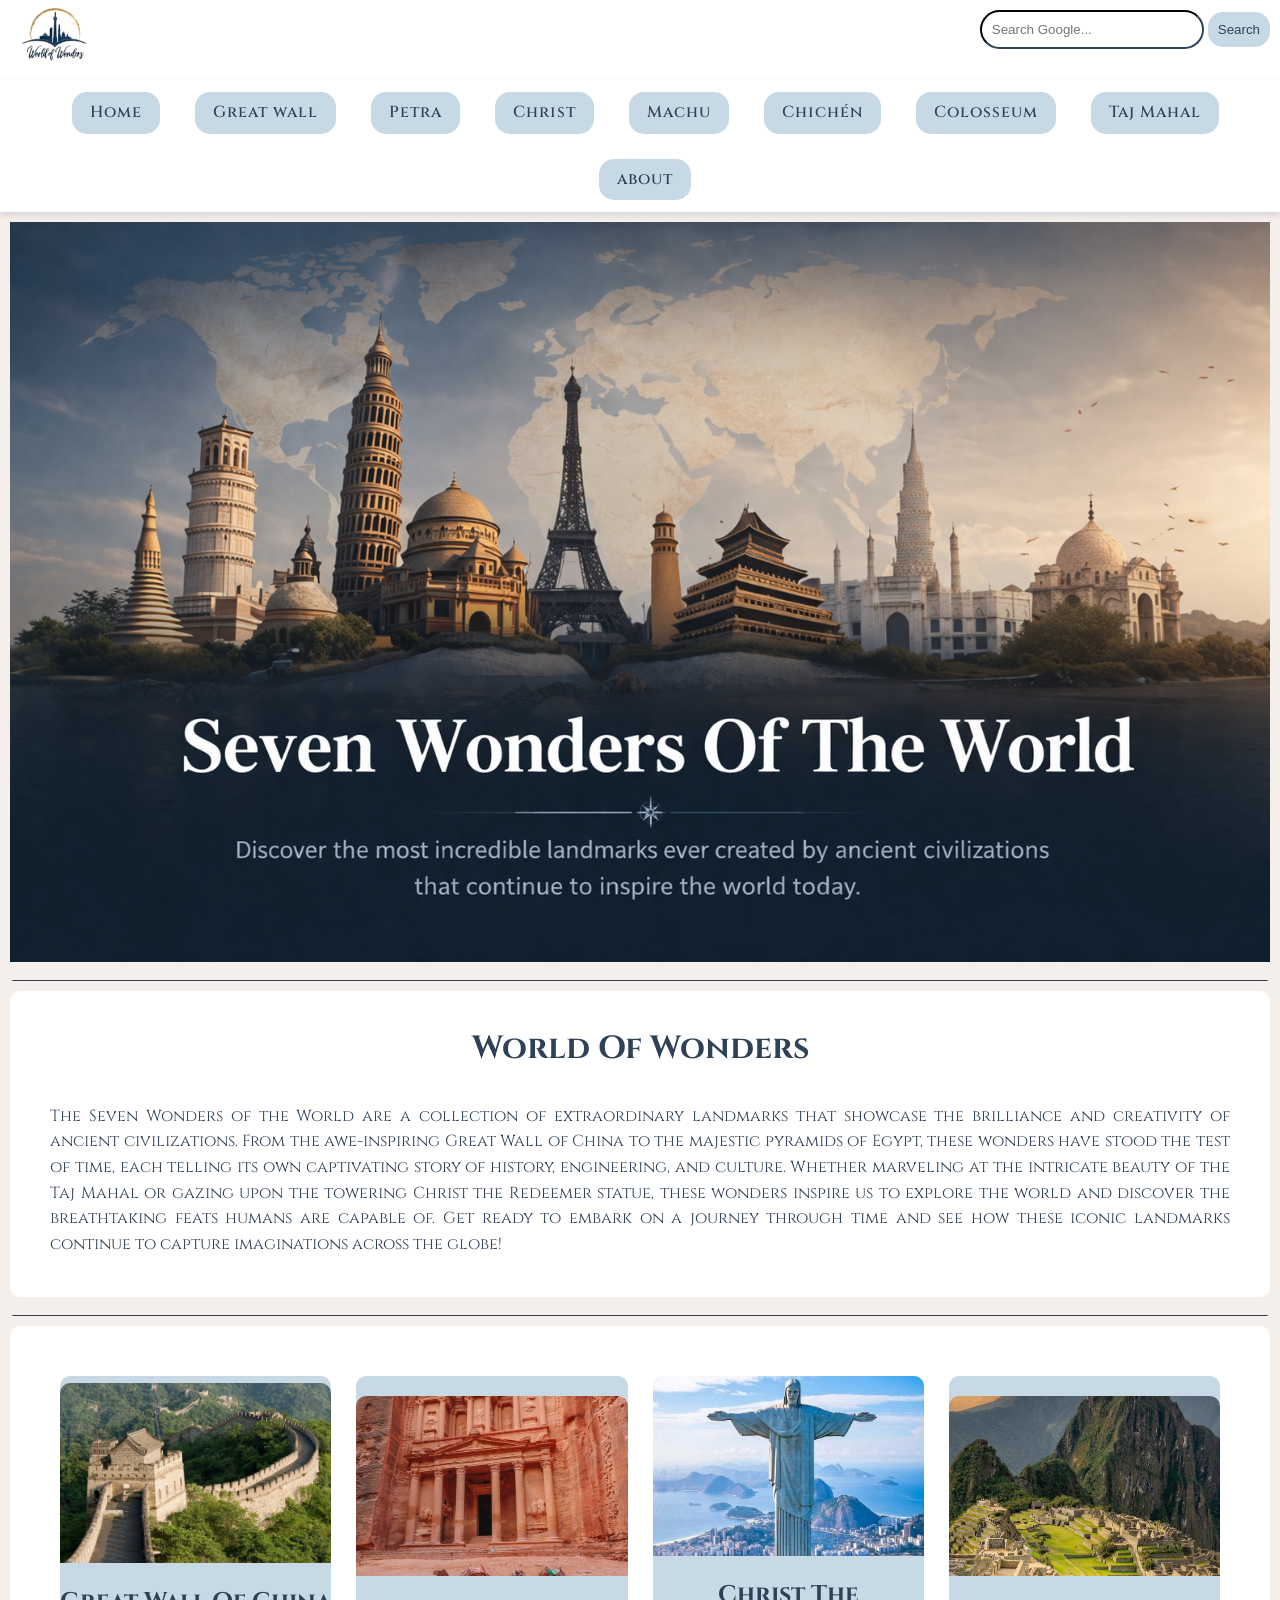
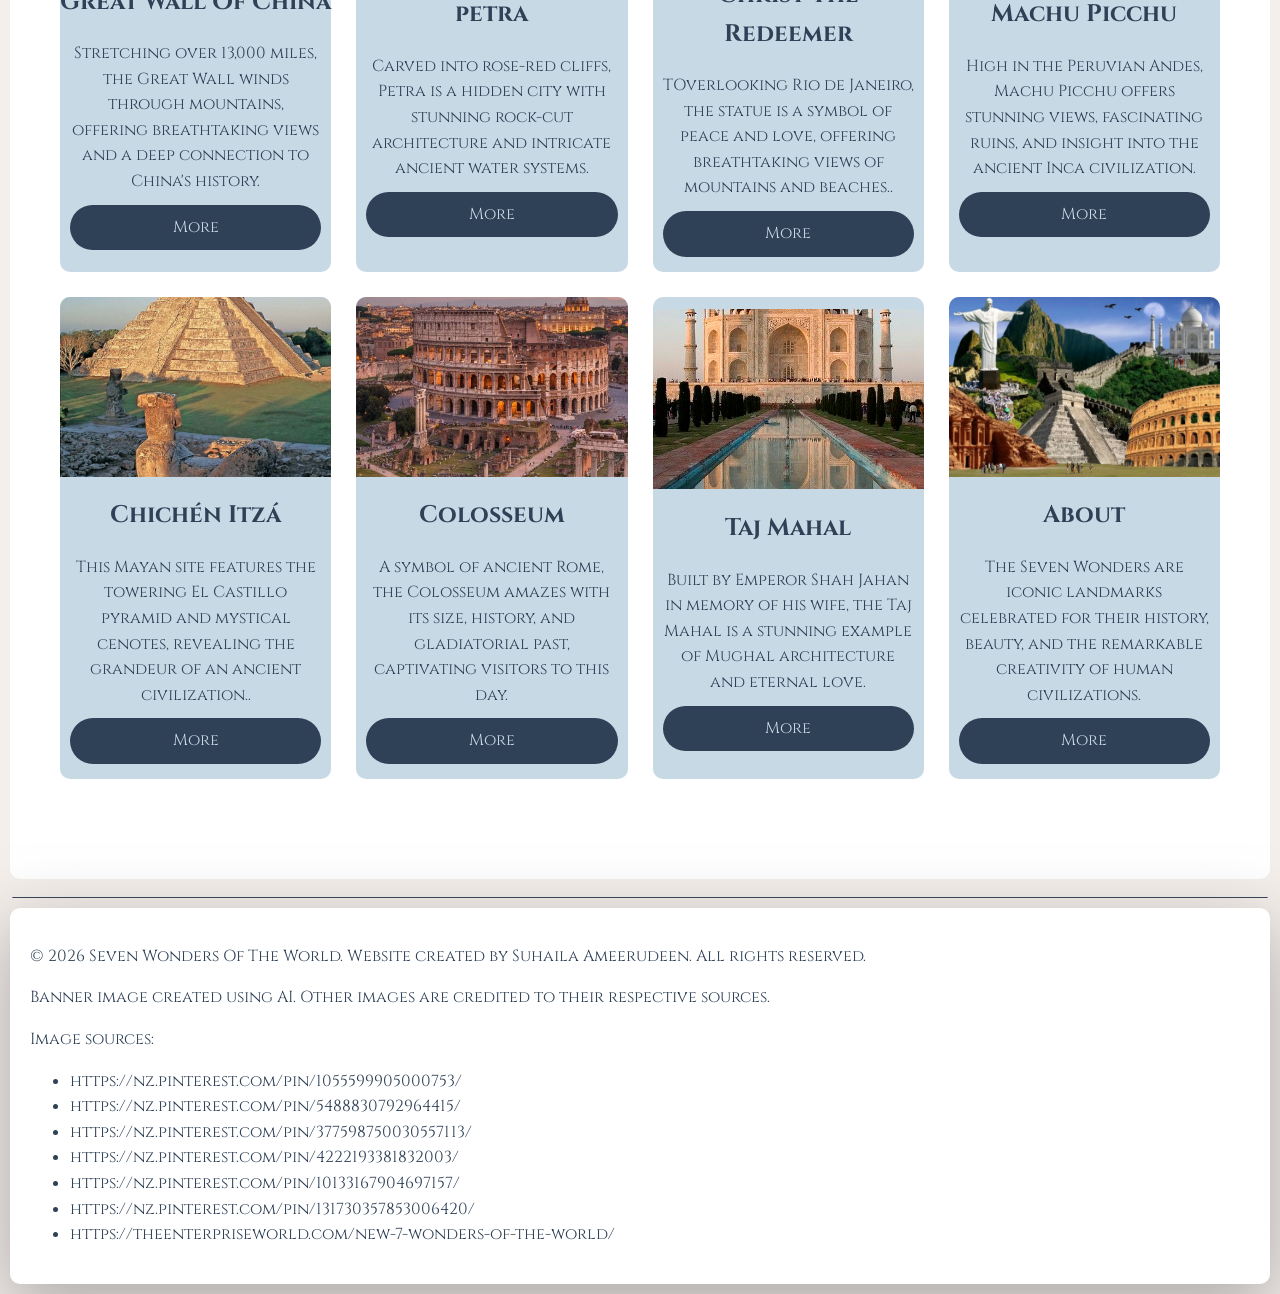
<file: index.html>
<!DOCTYPE html>
<html lang=en>
<head>

  <!-- favicon -->
 <link rel="icon" type="image/png" href="image/favicon.png">
  <!-- title -->
 <title>Seven Wonders Of The World</title>
 <link href="style.css" rel="stylesheet">

 <!-- font link -->
 <link rel="preconnect" href="https://fonts.googleapis.com">
 <link rel="preconnect" href="https://fonts.gstatic.com" crossorigin>
 <link href="https://fonts.googleapis.com/css2?family=Cinzel:wght@400..900&display=swap" rel="stylesheet">
</head>

<body>
    
  <!-- search bar and logo -->
  <div class="topbar">
     <img src="image/logo.png" alt="World Of Wonders">

    <div class="search">
    <form action="https://www.google.com/search" method="GET">
    <input type="text" name="q" placeholder="Search Google...">
    <button type="submit">Search</button>
    </form></div>
  
  </div>
      
     <!-- navigation bar -->
    <div class="navbar">

      
      <div class="nav">
        <a href="index.html" class="Home">Home</a>
        <a href="greatwall.html" class="greatwall">Great wall</a>
        <a href="petra.html" class="petra">Petra</a>
        <a href="christ.html" class="christ">Christ</a>
        <a href="machu.html" class="machu">Machu </a>
        <a href="chichen.html" class="chichen">Chichén </a>
        <a href="colosseum.html" class="colosseum">Colosseum</a>
        <a href="tajmahal.html" class="tajmahal">Taj Mahal</a>
        <a href="about.html" class="about">about</a>
      </div>

    </div>

     <!-- banner -->
    <div class="intro">
    </div>
     
    <!-- border bottom -->
    <div class="border"></div>

     <!-- Introduction -->
    <div class="intro2">
      <h1>World Of Wonders</h1>
      <p>
        The Seven Wonders of the World are a collection of extraordinary landmarks that showcase the brilliance and creativity of
         ancient civilizations. From the awe-inspiring Great Wall of China to the majestic pyramids of Egypt, these wonders have stood the 
         test of time, each telling its own captivating story of history, engineering, and culture. Whether marveling at the intricate beauty 
         of the Taj Mahal or gazing upon the towering Christ the Redeemer statue, these wonders inspire us to explore the world and discover the 
         breathtaking feats humans are capable of. Get ready to embark on a journey through time and see how these iconic landmarks continue to
          capture imaginations across the globe!
      </p>

    </div>

    <!-- Border bottom -->
    <div class="border"></div>
  
    <!-- layout -->
    <div class="layout">

       <!-- content for each box in the grid -->
      <div class="container2">
        
         <div class="content">
          <img src="image/greatwall.jpg" alt="Great Wall Of China" >
          <h2>Great Wall Of China</h2>
          <p>Stretching over 13,000 miles, the Great Wall winds through mountains, offering breathtaking views and a
             deep connection to China's history.</p>
          <a href="greatwall.html" class="button">More</a>
         </div>
      </div>

      <div class="container2">
      
        <div class="content">
          <img src="image/petra.jpg" alt="Petra" >
          <h2>petra</h2>
          <p>Carved into rose-red cliffs, Petra is a hidden city with stunning rock-cut architecture and intricate 
            ancient water systems.</p>
           <a href="petra.html" class="button">More</a>
        </div>
      </div>

      <div class="container2">
        
        <div class="content">
           <img src="image/christ.jpg" alt="Christ The Redeemer" >
          <h2>Christ The Redeemer</h2>
          <p>TOverlooking Rio de Janeiro, the statue is a symbol of peace and love, offering breathtaking views of 
            mountains and beaches..</p>
          <a href="christ.html" class="button">More</a>
        </div>
      </div>

      <div class="container2">
        
        <div class="content">
          <img src="image/machu.jpg" alt="Machu Picchu" >
          <h2> Machu Picchu</h2>
           
          <p>High in the Peruvian Andes, Machu Picchu offers stunning views, fascinating ruins, and insight into the 
            ancient Inca civilization.</p>
          <a href="machu.html" class="button">More</a>
        </div>
      </div>

      <div class="container2">
        
        <div class="content">
          <img src="image/chichen.jpg" alt="Chichén Itzá" >
          <h2>Chichén Itzá</h2>
           
          <p>This Mayan site features the towering El Castillo pyramid and mystical cenotes, revealing the grandeur of an ancient
             civilization..</p>
           <a href="chichen.html" class="button">More</a>
        </div>
      </div>

      <div class="container2">
       
        <div class="content">
          <img src="image/collosseum.jpg" alt="Colosseum" >
          <h2>Colosseum </h2>
          
          <p>A symbol of ancient Rome, the Colosseum amazes with its size, history, and gladiatorial past, captivating
             visitors to this day.
            </p>
          <a href="colosseum.html" class="button">More</a>
        </div>
      </div>

      <div class="container2">
        
        <div class="content">
          <img src="image/tajmahal.jpg" alt="Taj Mahal" >
          <h2>Taj Mahal</h2>
          
          <p>Built by Emperor Shah Jahan in memory of his wife, the Taj Mahal is a stunning example of Mughal architecture
             and eternal love.</p>
          <a href="tajmahal.html" class="button">More</a>
        </div>
      </div>

      <div class="container2">
        <div class="content">
          <img src="image/wonders.png" alt="7 Wonders">
          <h2>About</h2>
          <p>The Seven Wonders are iconic landmarks celebrated for their history, beauty, and the remarkable creativity of human 
            civilizations.</p>
            <a href="about.html" class="button">More</a>
        </div>
      </div>

    </div>

    <div class="border"></div>

     <!-- content -->
  <footer class="footer">
    <p> © 2026 Seven Wonders Of The World. Website created by Suhaila Ameerudeen. All rights reserved.</p>
    <p>  Banner image created using AI. Other images are credited to their respective sources.</p>
    <p>Image sources:</p>
     <ul>
      <li>https://nz.pinterest.com/pin/1055599905000753/</li>
      <li> https://nz.pinterest.com/pin/5488830792964415/     </li>
      <li>  https://nz.pinterest.com/pin/377598750030557113/</li>
      <li>https://nz.pinterest.com/pin/4222193381832003/ </li>
      <li>  https://nz.pinterest.com/pin/10133167904697157/</li>
      <li>https://nz.pinterest.com/pin/131730357853006420/ </li>
      <li>https://theenterpriseworld.com/new-7-wonders-of-the-world/</li>
   </ul>
  
  </footer>

 </body>




</html>
</file>
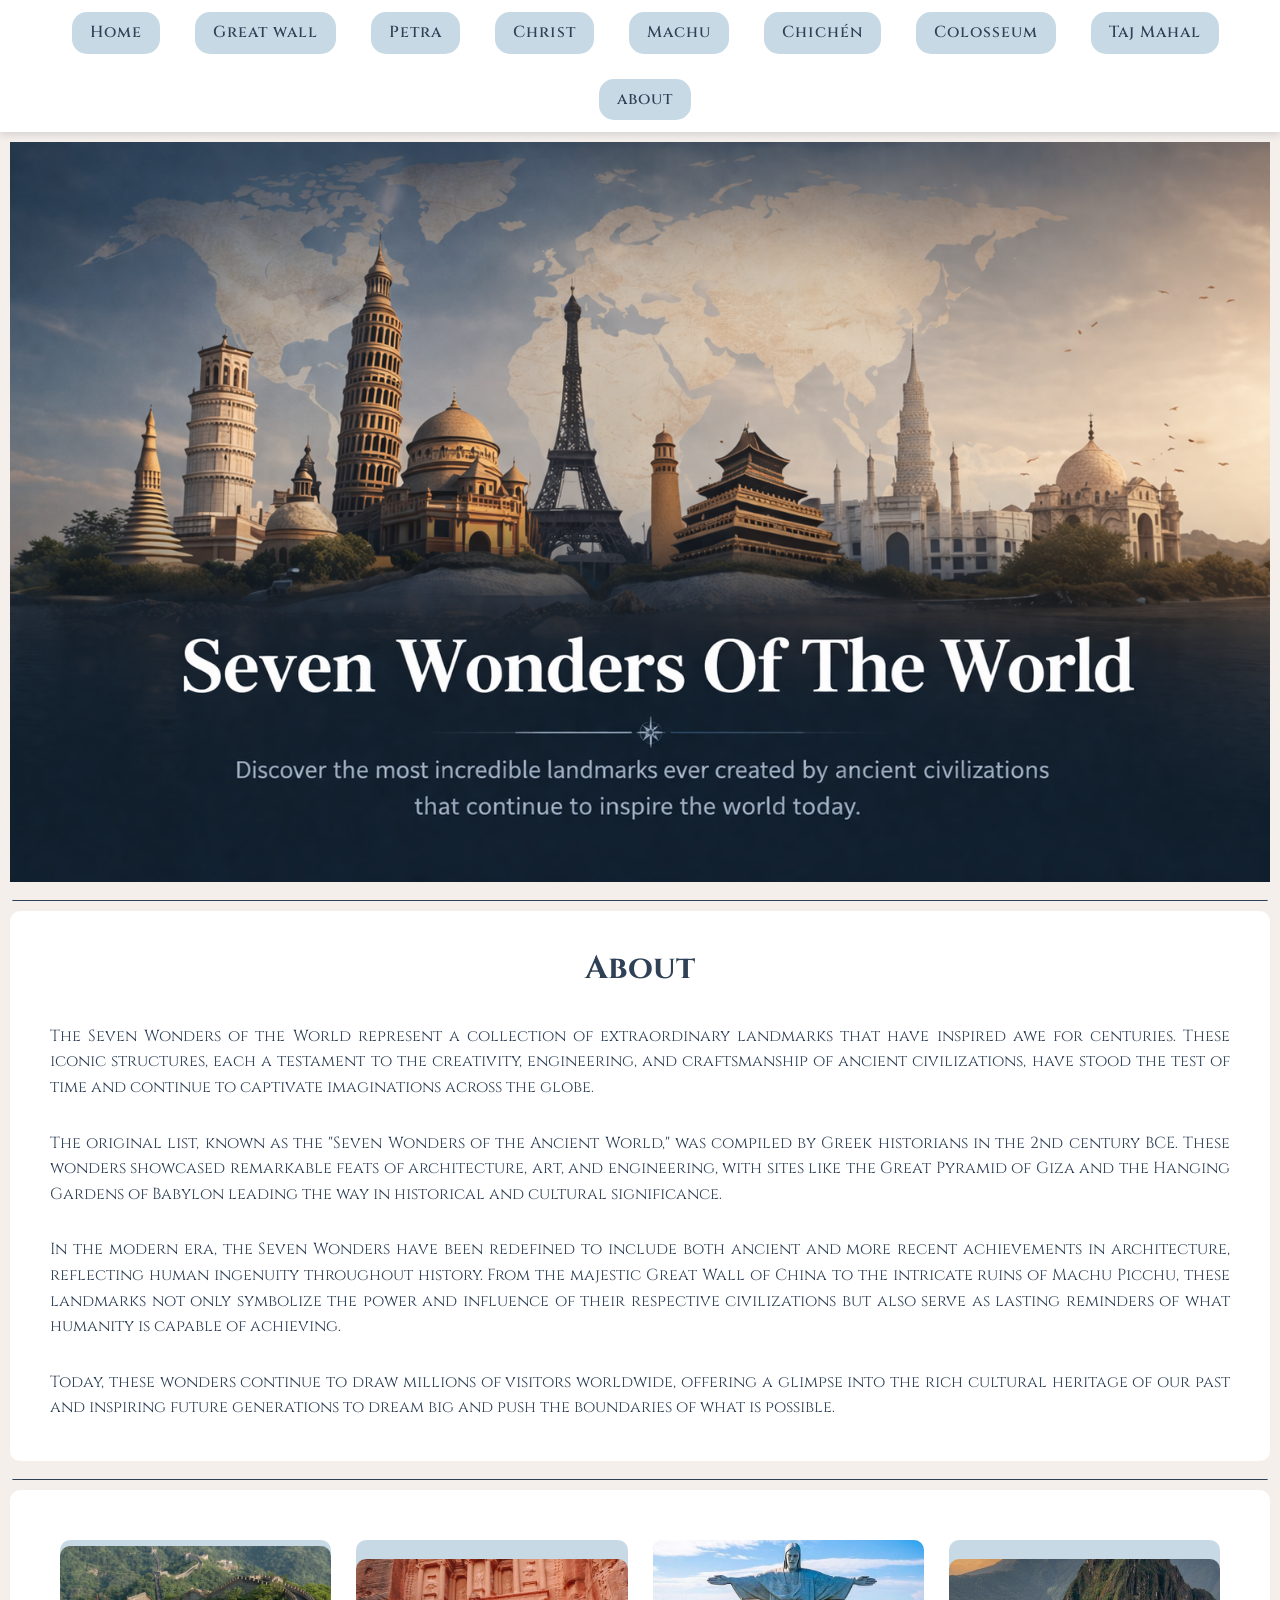
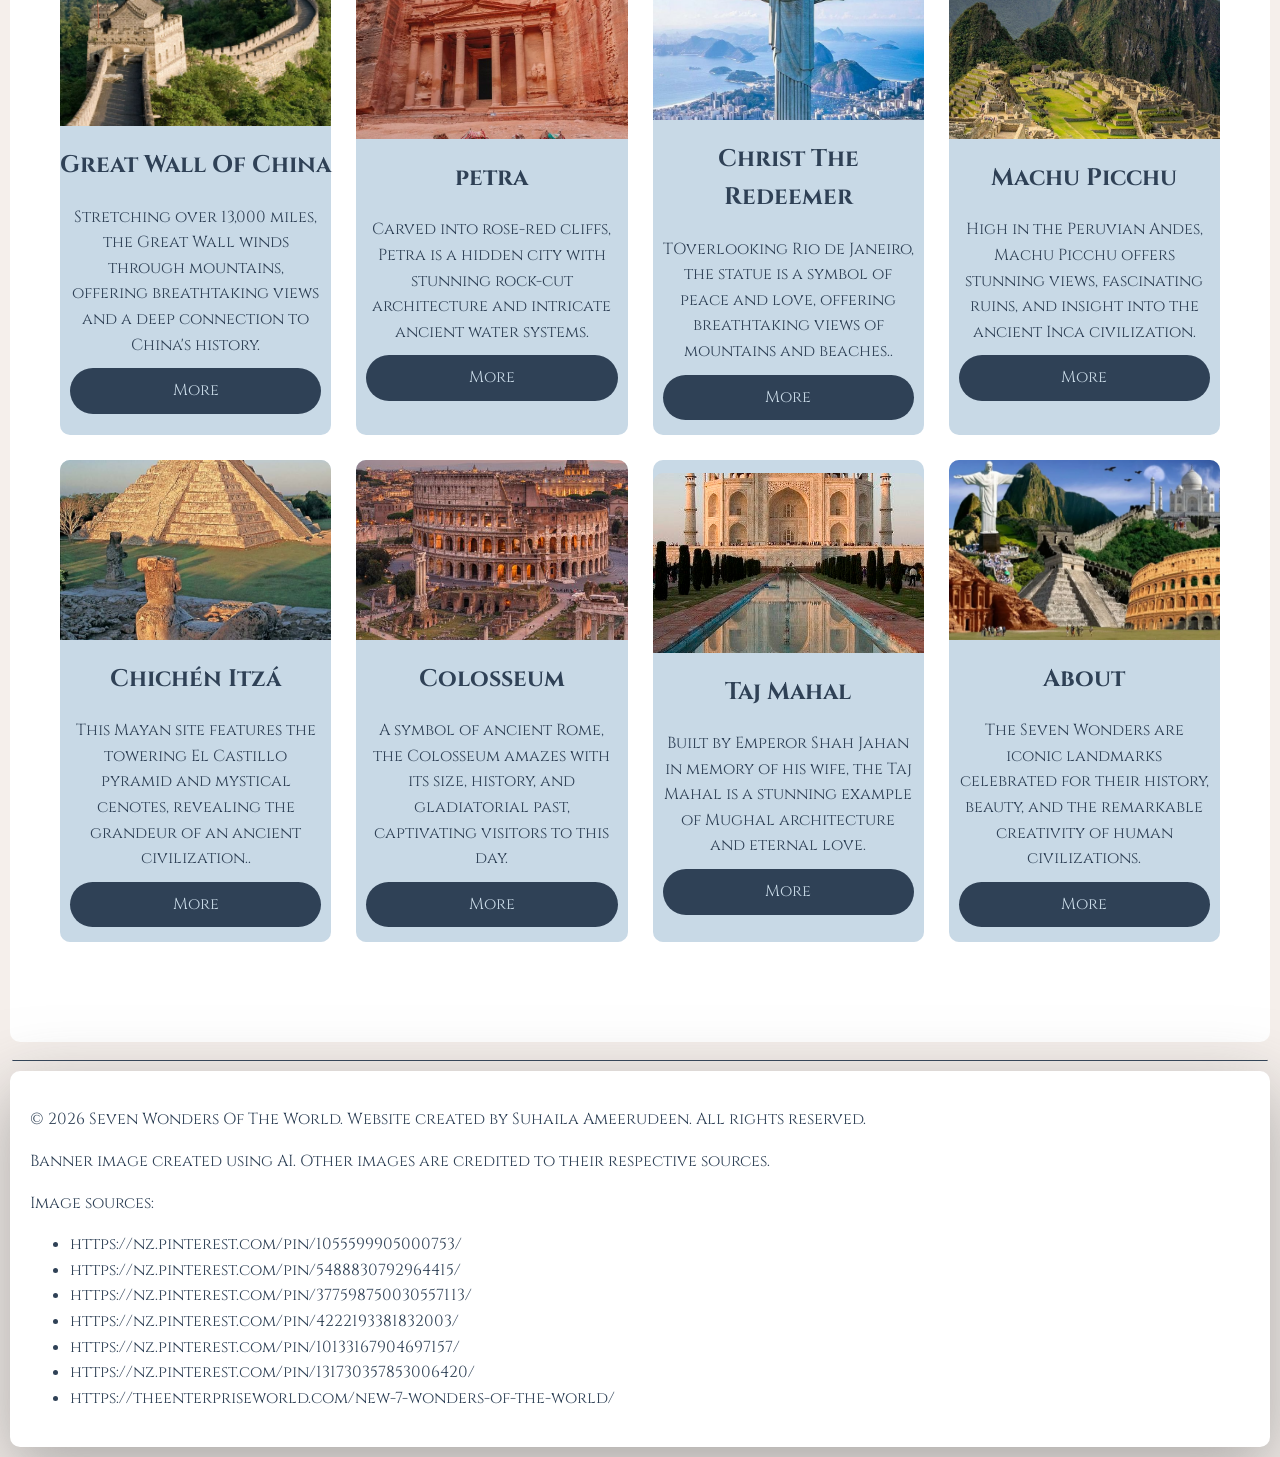
<file: about.html>
<!DOCTYPE html>
<html lang=en>
 <head>
    <!-- Favicon -->
   <link rel="icon" type="image/png" href="image/favicon.png">
    <!-- title -->
   <title>Seven Wonders Of The World</title>
   <link href="style.css" rel="stylesheet">

     <!-- link to font -->
   <link rel="preconnect" href="https://fonts.googleapis.com">
   <link rel="preconnect" href="https://fonts.gstatic.com" crossorigin>
   <link href="https://fonts.googleapis.com/css2?family=Cinzel:wght@400..900&display=swap" rel="stylesheet">
 </head>

 <body>
     <!-- nav bar -->
    <div class="navbar">
    
      
      <div class="nav">
        <a href="index.html" class="Home">Home</a>
        <a href="greatwall.html" class="greatwall">Great wall</a>
        <a href="petra.html" class="petra">Petra</a>
        <a href="christ.html" class="christ">Christ</a>
        <a href="machu.html" class="machu">Machu </a>
        <a href="chichen.html" class="chichen">Chichén </a>
        <a href="colosseum.html" class="colosseum">Colosseum</a>
        <a href="tajmahal.html" class="tajmahal">Taj Mahal</a>
        <a href="about.html" class="about">about</a>
      </div>

    </div>

     <!-- banner -->
    <div class="intro">
    </div>

      <!-- Border bottom -->
    <div class="border"></div>

      <!-- content -->
    <div class="intro2">
      <h1>About</h1>
       <p>
         The Seven Wonders of the World represent a collection of extraordinary landmarks that have inspired 
          awe for centuries. These iconic structures, each a testament to the creativity, engineering, and 
          craftsmanship of ancient civilizations, have stood the test of time and continue to captivate imaginations 
          across the globe.</p>
       <p>The original list, known as the "Seven Wonders of the Ancient World," was compiled by Greek historians
           in the 2nd century BCE. These wonders showcased remarkable feats of architecture, art, and engineering,
            with sites like the Great Pyramid of Giza and the Hanging Gardens of Babylon leading the way in historical 
            and cultural significance.</p>
      <p>In the modern era, the Seven Wonders have been redefined to include both ancient and more recent achievements in architecture, reflecting human ingenuity throughout history. From the majestic Great Wall of China to the intricate ruins of Machu Picchu, these landmarks not only symbolize the power and influence of their respective civilizations but also serve as lasting reminders of what humanity is capable of achieving.</p>
      <p>Today, these wonders continue to draw millions of visitors worldwide, offering a glimpse into the rich cultural heritage of our past and inspiring future generations to dream big and push the boundaries of what is possible.</p>
    </div>

     <!-- Border bottom -->
    <div class="border"></div>

     <!-- grid layout and content -->
    <div class="layout">
      
      <div class="container2">
        
         <div class="content">
          <img src="image/greatwall.jpg" alt="Great Wall Of China" >
          <h2>Great Wall Of China</h2>
          <p>Stretching over 13,000 miles, the Great Wall winds through mountains, offering breathtaking views and a
             deep connection to China's history.</p>
          <a href="greatwall.html" class="button">More</a>
         </div>
      </div>

      <div class="container2">
      
        <div class="content">
          <img src="image/petra.jpg" alt="Petra" >
          <h2>petra</h2>
          <p>Carved into rose-red cliffs, Petra is a hidden city with stunning rock-cut architecture and intricate 
            ancient water systems.</p>
           <a href="petra.html" class="button">More</a>
        </div>
      </div>

      <div class="container2">
        
        <div class="content">
           <img src="image/christ.jpg" alt="Christ The Redeemer" >
          <h2>Christ The Redeemer</h2>
          <p>TOverlooking Rio de Janeiro, the statue is a symbol of peace and love, offering breathtaking views of 
            mountains and beaches..</p>
          <a href="christ.html" class="button">More</a>
        </div>
      </div>

      <div class="container2">
        
        <div class="content">
          <img src="image/machu.jpg" alt="Machu Picchu" >
          <h2> Machu Picchu</h2>
           
          <p>High in the Peruvian Andes, Machu Picchu offers stunning views, fascinating ruins, and insight into the 
            ancient Inca civilization.</p>
          <a href="machu.html" class="button">More</a>
        </div>
      </div>

      <div class="container2">
        
        <div class="content">
          <img src="image/chichen.jpg" alt="Chichén Itzá" >
          <h2>Chichén Itzá</h2>
           
          <p>This Mayan site features the towering El Castillo pyramid and mystical cenotes, revealing the grandeur of an ancient
             civilization..</p>
           <a href="chichen.html" class="button">More</a>
        </div>
      </div>

      <div class="container2">
       
        <div class="content">
          <img src="image/collosseum.jpg" alt="Colosseum" >
          <h2>Colosseum </h2>
          
          <p>A symbol of ancient Rome, the Colosseum amazes with its size, history, and gladiatorial past, captivating
             visitors to this day.
            </p>
          <a href="colosseum.html" class="button">More</a>
        </div>
      </div>

      <div class="container2">
        
        <div class="content">
          <img src="image/tajmahal.jpg" alt="Taj Mahal" >
          <h2>Taj Mahal</h2>
          
          <p>Built by Emperor Shah Jahan in memory of his wife, the Taj Mahal is a stunning example of Mughal architecture
             and eternal love.</p>
          <a href="tajmahal.html" class="button">More</a>
        </div>
      </div>

      <div class="container2">
        <div class="content">
          <img src="image/wonders.png" alt="7 Wonders">
          <h2>About</h2>
          <p>The Seven Wonders are iconic landmarks celebrated for their history, beauty, and the remarkable creativity of human 
            civilizations.</p>
            <a href="about.html" class="button">More</a>
        </div>
      </div>

    </div>

    <div class="border"></div>

   <footer class="footer">  
      <p> © 2026 Seven Wonders Of The World. Website created by Suhaila Ameerudeen. All rights reserved.</p>
      <p>  Banner image created using AI. Other images are credited to their respective sources.</p>
      <p>Image sources:</p>
       <ul>
         <li>https://nz.pinterest.com/pin/1055599905000753/</li>
         <li> https://nz.pinterest.com/pin/5488830792964415/     </li>
         <li>  https://nz.pinterest.com/pin/377598750030557113/</li>
         <li>https://nz.pinterest.com/pin/4222193381832003/ </li>
         <li>  https://nz.pinterest.com/pin/10133167904697157/</li>
         <li>https://nz.pinterest.com/pin/131730357853006420/ </li>
         <li>https://theenterpriseworld.com/new-7-wonders-of-the-world/</li>
       </ul>
  
    </footer> 
 </body>

</html>
</file>
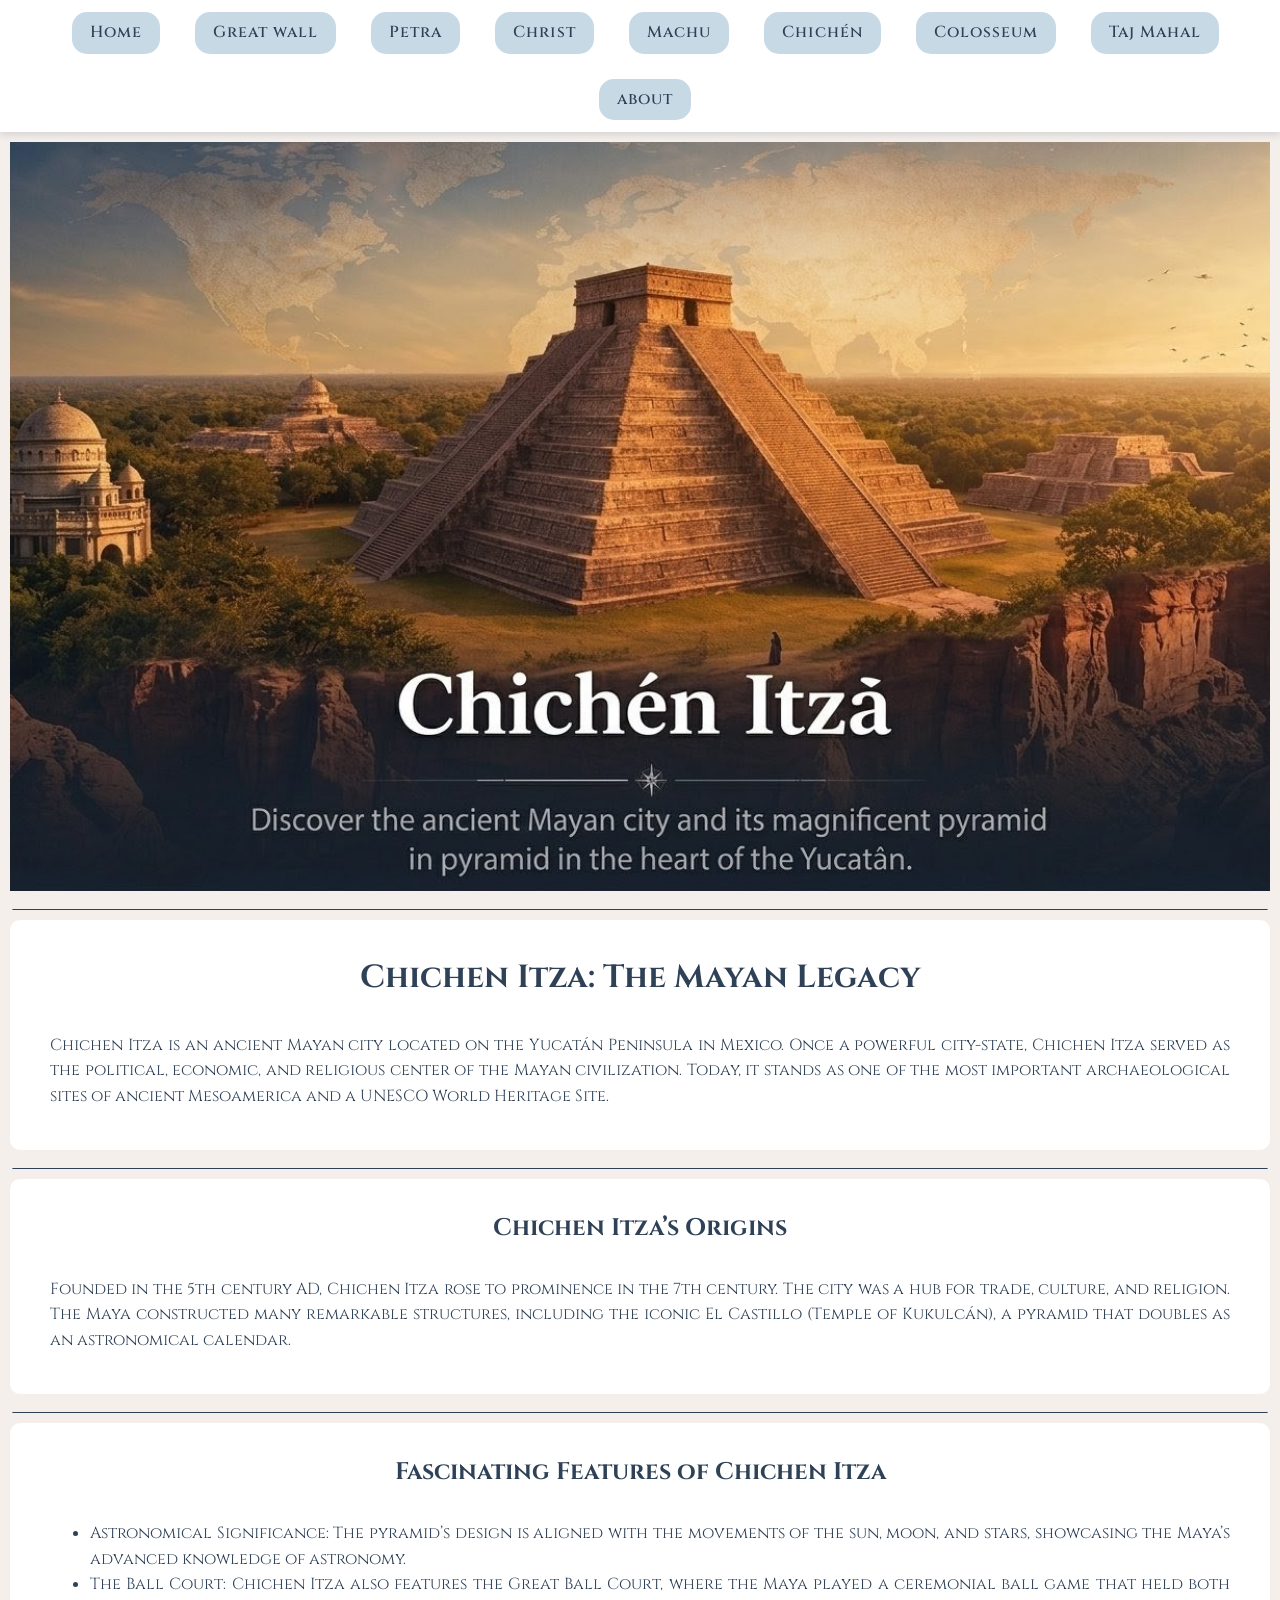
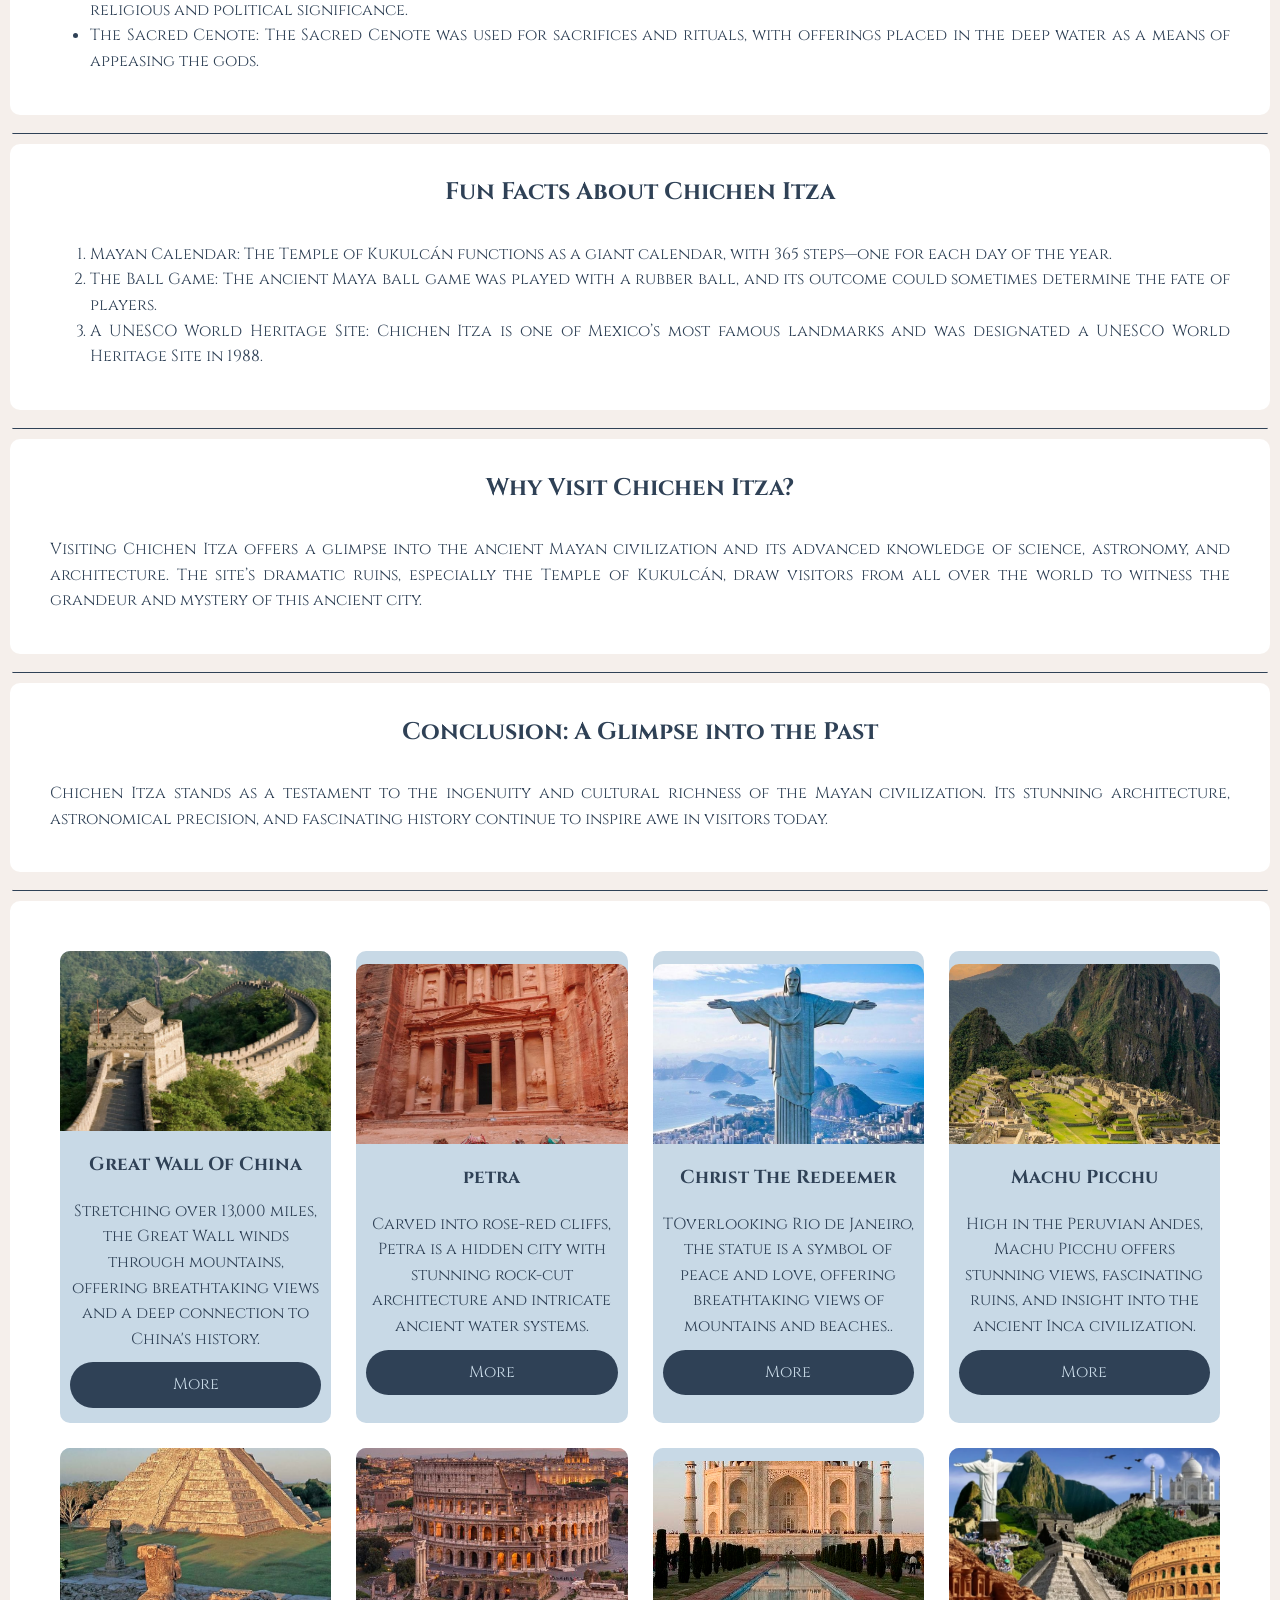
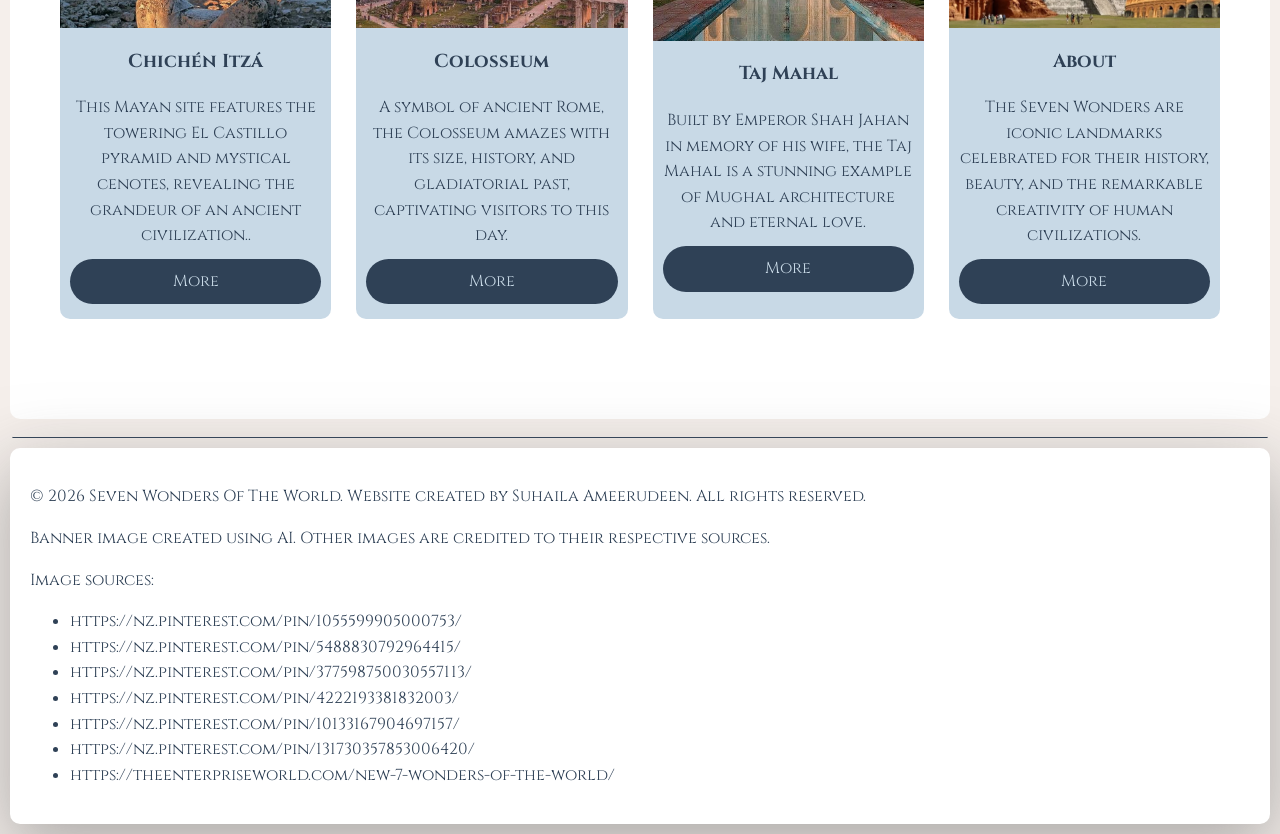
<file: chichen.html>
<!DOCTYPE html>
<html lang=en>
 <head>
    <!-- favicon -->
   <link rel="icon" type="image/png" href="image/favicon.png">
    <!-- title -->
   <title>Chichén Itzá</title>
   <link href="style.css" rel="stylesheet">

    <!-- lik to font  -->
   <link rel="preconnect" href="https://fonts.googleapis.com">
   <link rel="preconnect" href="https://fonts.gstatic.com" crossorigin>
   <link href="https://fonts.googleapis.com/css2?family=Cinzel:wght@400..900&display=swap" rel="stylesheet">
 </head>

 <body>

     <!-- Navbar -->
    <div class="navbar">
    
      
      <div class="nav">
        <a href="index.html" class="Home">Home</a>
        <a href="greatwall.html" class="greatwall">Great wall</a>
        <a href="petra.html" class="petra">Petra</a>
        <a href="christ.html" class="christ">Christ</a>
        <a href="machu.html" class="machu">Machu </a>
        <a href="chichen.html" class="chichen">Chichén </a>
        <a href="colosseum.html" class="colosseum">Colosseum</a>
        <a href="tajmahal.html" class="tajmahal">Taj Mahal</a>
        <a href="about.html" class="about">about</a>
      </div>

    </div>

     <!-- banner -->
    <div class="intro7"></div>
      <!-- Border bottom -->
    <div class="border"></div>

    <!-- content -->
    <div class="intro2">
      <h1>Chichen Itza: The Mayan Legacy</h1>
      <p>Chichen Itza is an ancient Mayan city located on the Yucatán Peninsula in Mexico. Once a powerful city-state, 
        Chichen Itza served as the political, economic, and religious center of the Mayan civilization. Today, it stands as one of
         the most important archaeological sites of ancient Mesoamerica and a UNESCO World Heritage Site.</p>
    </div>

    <div class="border"></div>

    <div class="intro2">
      <h2>Chichen Itza’s Origins</h2>
      <p>Founded in the 5th century AD, Chichen Itza rose to prominence in the 7th century. The city was a hub for trade, culture, 
        and religion. The Maya constructed many remarkable structures, including the iconic El Castillo (Temple of Kukulcán), a pyramid that 
        doubles as an astronomical calendar.</p>
    </div>

    <div class="border"></div>

    <div class="intro2">
      <h2>Fascinating Features of Chichen Itza</h2>
      <ul>
        <li>Astronomical Significance: The pyramid’s design is aligned with the movements of the sun, moon, and stars, showcasing the Maya’s 
          advanced knowledge of astronomy.</li>
        <li>The Ball Court: Chichen Itza also features the Great Ball Court, where the Maya played a ceremonial ball game that held both religious and political significance.</li>
        <li>The Sacred Cenote: The Sacred Cenote was used for sacrifices and rituals, with offerings placed in the deep water as a means of appeasing the gods.</li>
      </ul>
    </div>

     <div class="border"></div>
     
     <div class="intro2">
      <h2>Fun Facts About Chichen Itza</h2>
      <ol>
        <li>Mayan Calendar: The Temple of Kukulcán functions as a giant calendar, with 365 steps—one for each day of the year.</li>
        <li>The Ball Game: The ancient Maya ball game was played with a rubber ball, and its outcome could sometimes determine the fate of players.</li>
        <li>A UNESCO World Heritage Site: Chichen Itza is one of Mexico’s most famous landmarks and was designated a UNESCO World Heritage Site in 1988.</li>
      </ol>
     </div>

     <div class="border"></div>

     <div class="intro2">
      <h2>Why Visit Chichen Itza?</h2>
      <p>Visiting Chichen Itza offers a glimpse into the ancient Mayan civilization and its advanced knowledge of science, astronomy, and architecture. The site’s dramatic ruins, especially the Temple of Kukulcán, draw visitors from all over the world to witness the grandeur and mystery of this ancient city.</p>
     </div>

     <div class="border"></div>

     <div class="intro2">
      <h2>Conclusion: A Glimpse into the Past</h2>
      <p>Chichen Itza stands as a testament to the ingenuity and cultural richness of the Mayan civilization. Its stunning architecture, astronomical precision, and fascinating history continue to inspire awe in visitors today.</p>
     </div>
     <div class="border"></div>

     <!-- grid layout and content-->
    <div class="layout">
      
      <div class="container2">
        
         <div class="content">
          <img src="image/greatwall.jpg" alt="Great Wall Of China" >
          <h3>Great Wall Of China</h3>
          <p>Stretching over 13,000 miles, the Great Wall winds through mountains, offering breathtaking views and a
             deep connection to China's history.</p>
          <a href="greatwall.html" class="button">More</a>
         </div>
      </div>

      <div class="container2">
      
        <div class="content">
          <img src="image/petra.jpg" alt="Petra" >
          <h3>petra</h3>
          <p>Carved into rose-red cliffs, Petra is a hidden city with stunning rock-cut architecture and intricate 
            ancient water systems.</p>
           <a href="petra.html" class="button">More</a>
        </div>
      </div>

      <div class="container2">
        
        <div class="content">
           <img src="image/christ.jpg" alt="Christ The Redeemer" >
          <h3>Christ The Redeemer</h3>
          <p>TOverlooking Rio de Janeiro, the statue is a symbol of peace and love, offering breathtaking views of 
            mountains and beaches..</p>
          <a href="christ.html" class="button">More</a>
        </div>
      </div>

      <div class="container2">
        
        <div class="content">
          <img src="image/machu.jpg" alt="Machu Picchu" >
          <h3> Machu Picchu</h3>
           
          <p>High in the Peruvian Andes, Machu Picchu offers stunning views, fascinating ruins, and insight into the 
            ancient Inca civilization.</p>
          <a href="machu.html" class="button">More</a>
        </div>
      </div>

      <div class="container2">
        
        <div class="content">
          <img src="image/chichen.jpg" alt="Chichén Itzá" >
          <h3>Chichén Itzá</h3>
           
          <p>This Mayan site features the towering El Castillo pyramid and mystical cenotes, revealing the grandeur of an ancient
             civilization..</p>
           <a href="chichen.html" class="button">More</a>
        </div>
      </div>

      <div class="container2">
       
        <div class="content">
          <img src="image/collosseum.jpg" alt="Colosseum" >
          <h3>Colosseum </h3>
          
          <p>A symbol of ancient Rome, the Colosseum amazes with its size, history, and gladiatorial past, captivating
             visitors to this day.
            </p>
          <a href="colosseum.html" class="button">More</a>
        </div>
      </div>

      <div class="container2">
        
        <div class="content">
          <img src="image/tajmahal.jpg" alt="Taj Mahal" >
          <h3>Taj Mahal</h3>
          
          <p>Built by Emperor Shah Jahan in memory of his wife, the Taj Mahal is a stunning example of Mughal architecture
             and eternal love.</p>
          <a href="tajmahal.html" class="button">More</a>
        </div>
      </div>

      <div class="container2">
        <div class="content">
          <img src="image/wonders.png" alt="7 Wonders">
          <h3>About</h3>
          <p>The Seven Wonders are iconic landmarks celebrated for their history, beauty, and the remarkable creativity of human 
            civilizations.</p>
            <a href="about.html" class="button">More</a>
        </div>
      </div>

    </div>

    <div class="border"></div>

   <footer class="footer">
       <p> © 2026 Seven Wonders Of The World. Website created by Suhaila Ameerudeen. All rights reserved.</p>
       <p>  Banner image created using AI. Other images are credited to their respective sources.</p>
       <p>Image sources:</p>
       <ul>
         <li>https://nz.pinterest.com/pin/1055599905000753/</li>
         <li> https://nz.pinterest.com/pin/5488830792964415/     </li>
         <li>  https://nz.pinterest.com/pin/377598750030557113/</li>
         <li>https://nz.pinterest.com/pin/4222193381832003/ </li>
         <li>  https://nz.pinterest.com/pin/10133167904697157/</li>
         <li>https://nz.pinterest.com/pin/131730357853006420/ </li>
         <li>https://theenterpriseworld.com/new-7-wonders-of-the-world/</li>
       </ul>
   </footer> 
 </body>

</html>
</file>
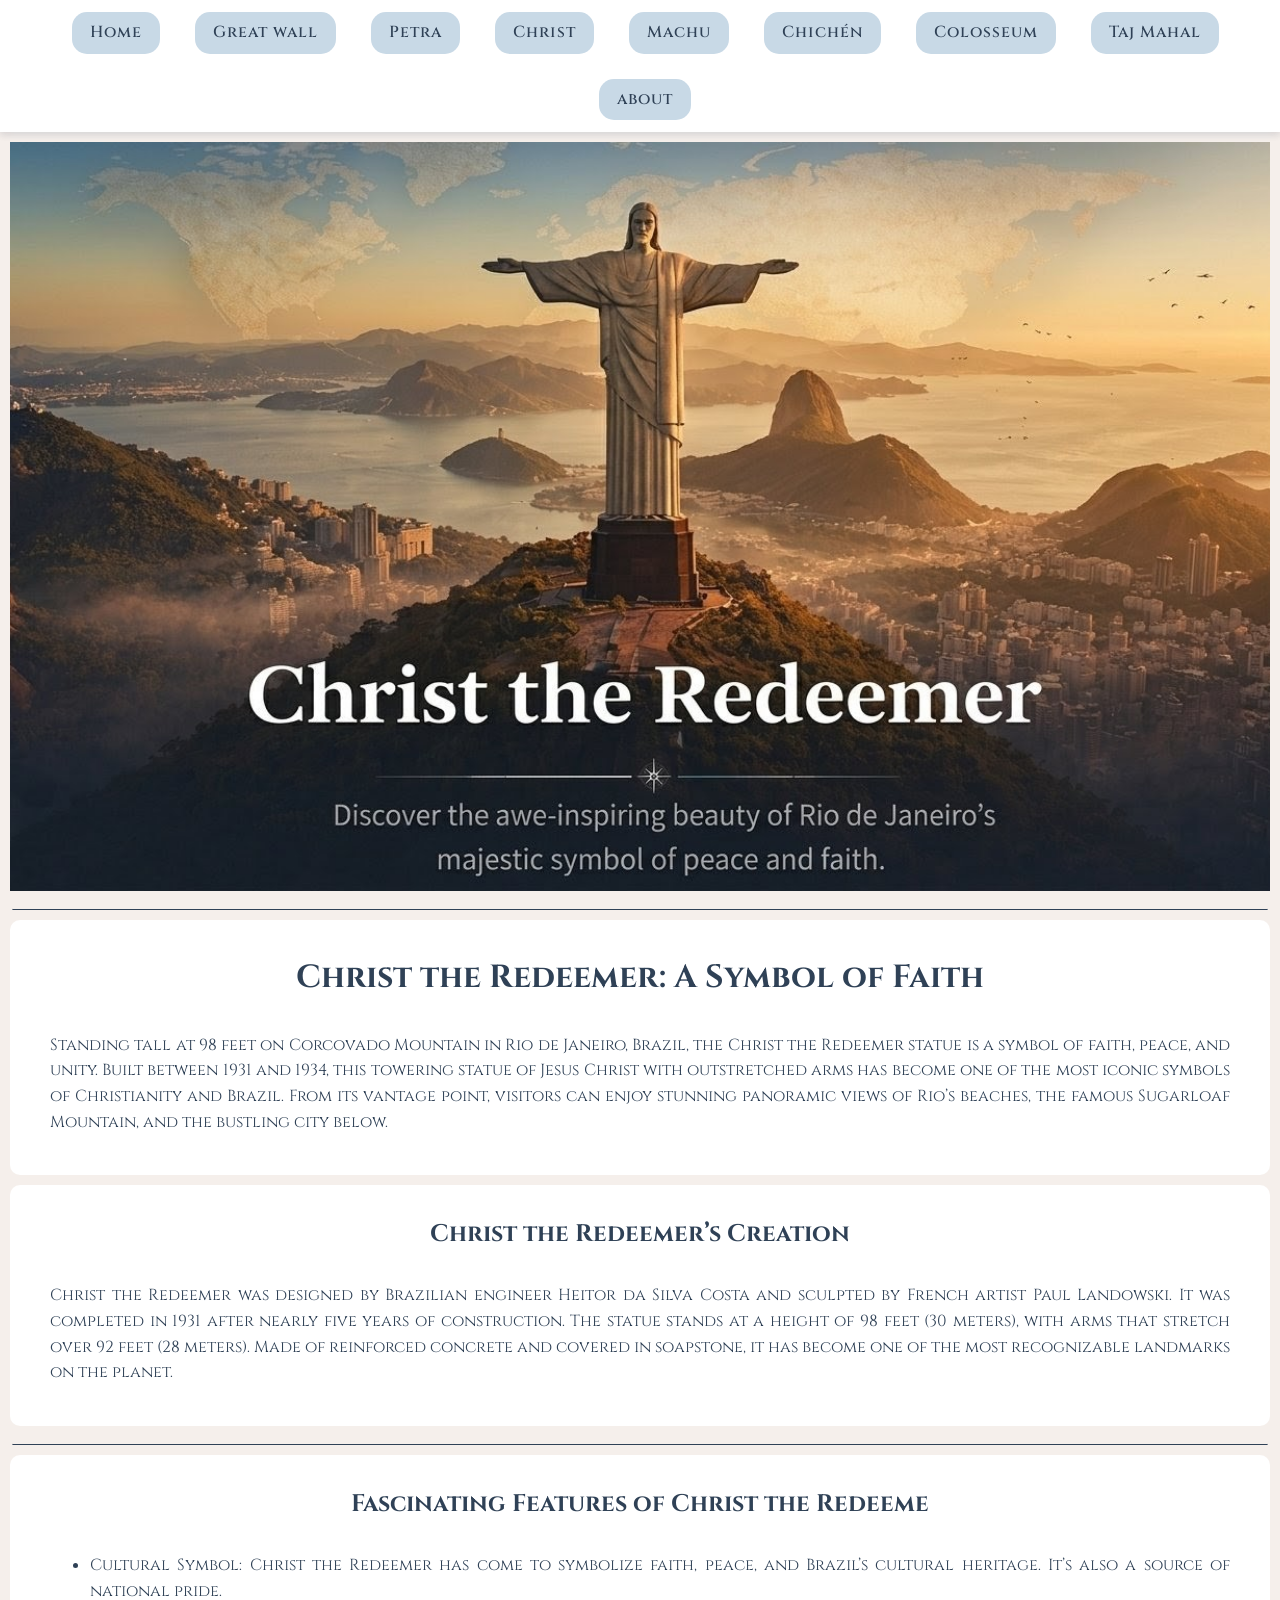
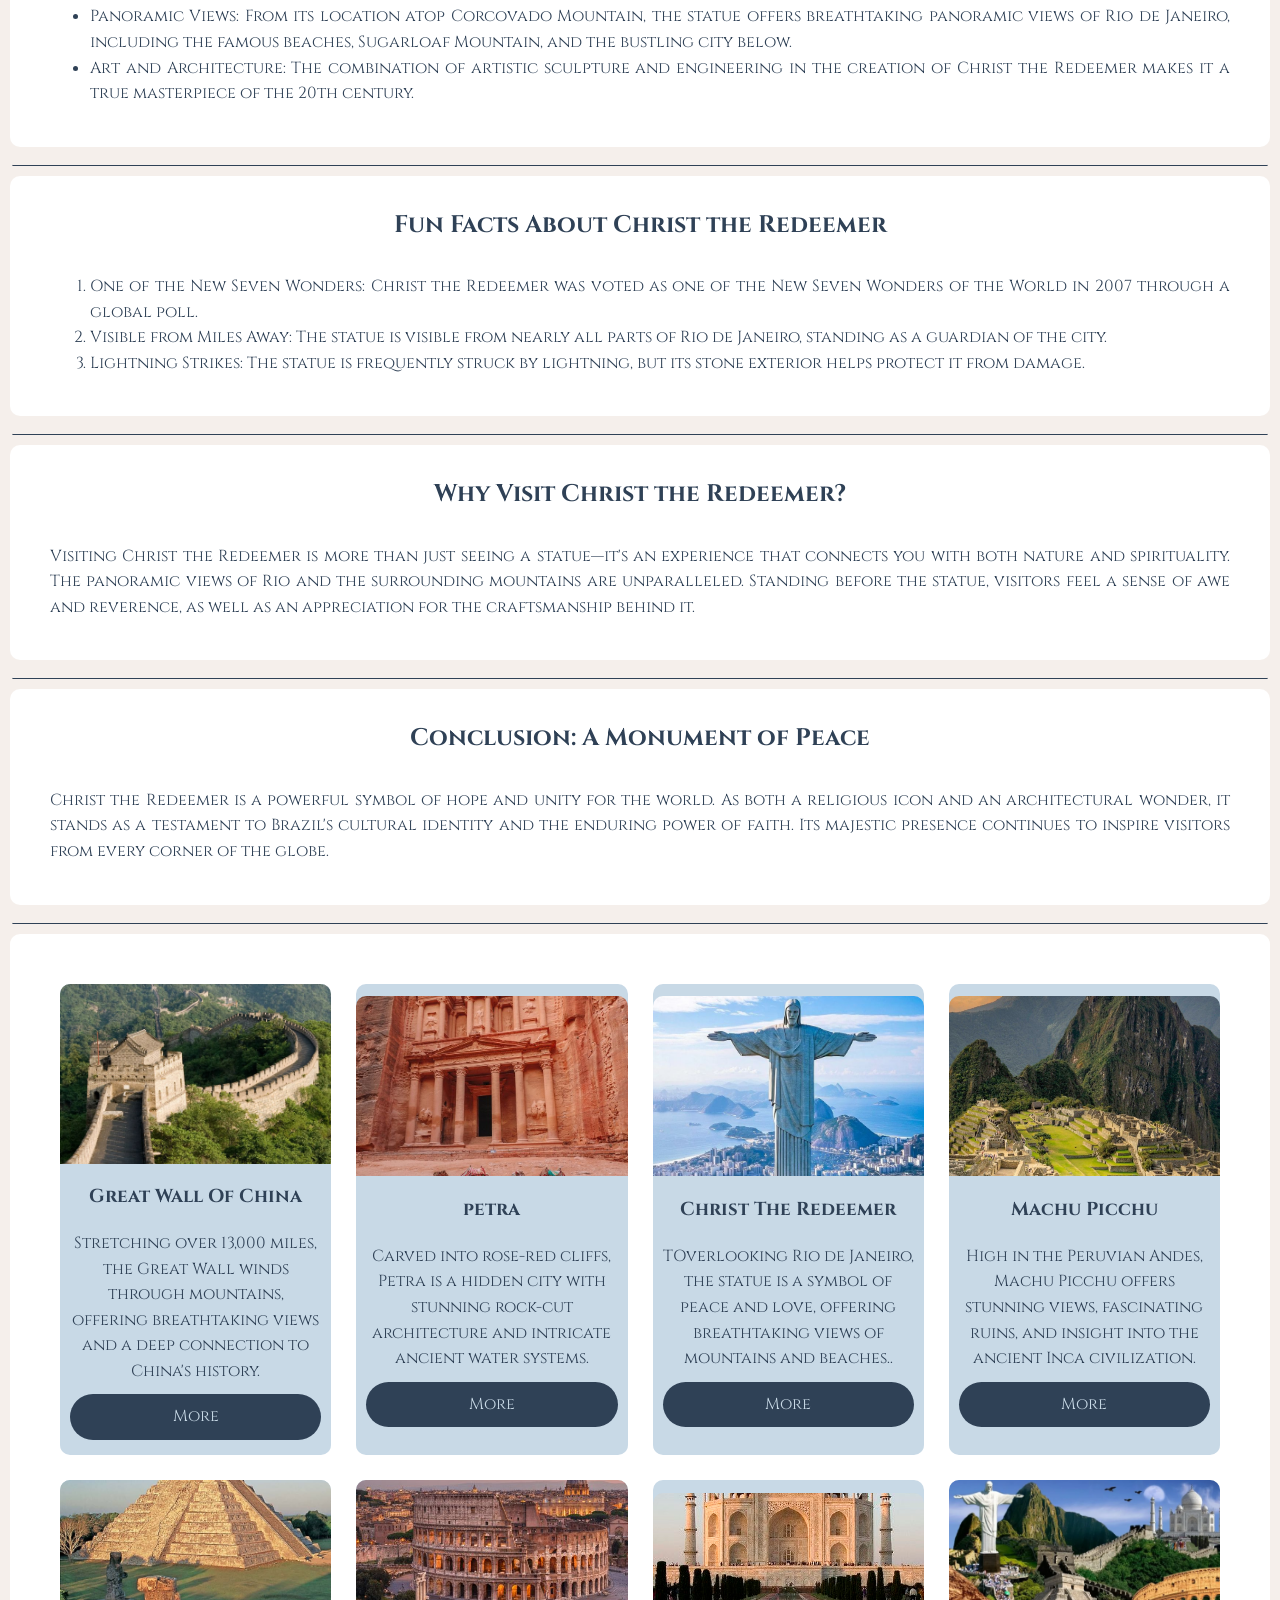
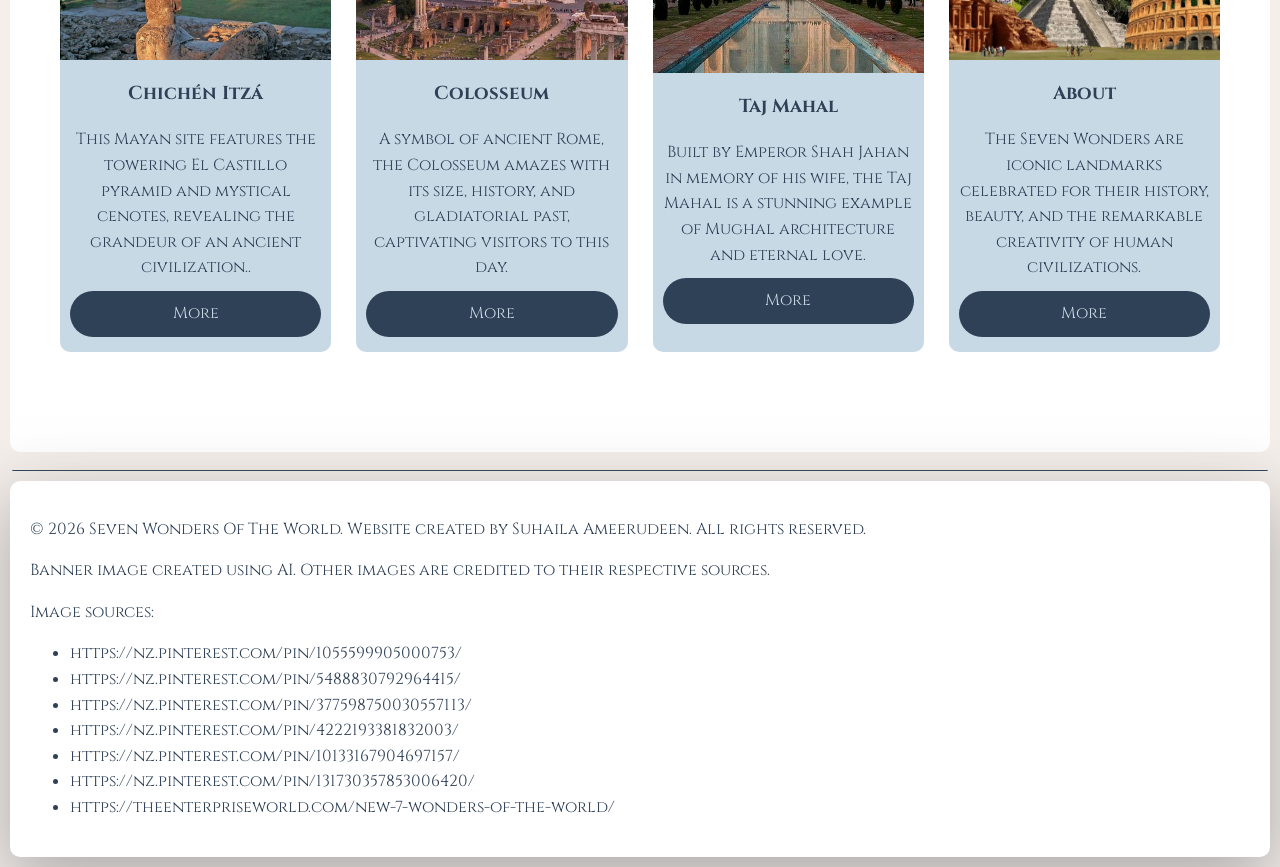
<file: christ.html>
<!DOCTYPE html>
<html lang=en>
<head>
   <!-- favicon -->
   <link rel="icon" type="image/png" href="image/favicon.png">
    <!-- title -->
   <title>Christ The Redeemer</title>
   <link href="style.css" rel="stylesheet">

      <!-- link to fonts -->
    <link rel="preconnect" href="https://fonts.googleapis.com">
    <link rel="preconnect" href="https://fonts.gstatic.com" crossorigin>
    <link href="https://fonts.googleapis.com/css2?family=Cinzel:wght@400..900&display=swap" rel="stylesheet">
 </head>
 <body>
      <!-- Navigation bar -->
    <div class="navbar">
    
      
      <div class="nav">
        <a href="index.html" class="Home">Home</a>
        <a href="greatwall.html" class="greatwall">Great wall</a>
        <a href="petra.html" class="petra">Petra</a>
        <a href="christ.html" class="christ">Christ</a>
        <a href="machu.html" class="machu">Machu </a>
        <a href="chichen.html" class="chichen">Chichén </a>
        <a href="colosseum.html" class="colosseum">Colosseum</a>
        <a href="tajmahal.html" class="tajmahal">Taj Mahal</a>
        <a href="about.html" class="about">about</a>
      </div>

    </div>

      <!-- Banner -->
    <div class="intro9"></div>
    
     <!-- Border bottom -->
   <div class="border"></div>

     <!-- Content -->
   <div class="intro2">
    <h1>Christ the Redeemer: A Symbol of Faith</h1>
    <p>Standing tall at 98 feet on Corcovado Mountain in Rio de Janeiro, Brazil, the Christ the Redeemer statue is
       a symbol of faith, peace, and unity. Built between 1931 and 1934, this towering statue of Jesus Christ with outstretched arms
        has become one of the most iconic symbols of Christianity and Brazil. From its vantage point, visitors can enjoy stunning panoramic
          views of Rio’s beaches, the famous Sugarloaf Mountain, and the bustling city below.</p>
  </div>

  <div class="intro2">
    <h2>Christ the Redeemer’s Creation</h2>
    <p>Christ the Redeemer was designed by Brazilian engineer Heitor da Silva Costa and sculpted by French artist Paul Landowski. It was 
      completed in 1931 after nearly five years of construction. The statue stands at a height of 98 feet (30 meters), with arms that stretch
      over 92 feet (28 meters). Made of reinforced concrete and covered in soapstone, it has become one of the most recognizable landmarks on 
      the planet.</p>
  </div>

  <div class="border"></div>

  <div class="intro2">
    <h2>Fascinating Features of Christ the Redeeme</h2>
    <ul>
      <li>Cultural Symbol: Christ the Redeemer has come to symbolize faith, peace, and Brazil’s cultural heritage. 
        It’s also a source of national pride.</li>
     <li>Panoramic Views: From its location atop Corcovado Mountain, the statue offers breathtaking panoramic views of 
          Rio de Janeiro, including the famous beaches, Sugarloaf Mountain, and the bustling city below.</li>
     <li>Art and Architecture: The combination of artistic sculpture and engineering in the creation of 
      Christ the Redeemer makes it a true masterpiece of the 20th century.</li>
    </ul>
    
  </div>

  <div class="border"></div>

  <div class="intro2">
    <h2>Fun Facts About Christ the Redeemer</h2>
    <ol>
      <li>One of the New Seven Wonders: Christ the Redeemer was voted as one of the New Seven Wonders of the World in
         2007 through a global poll.</li>
      <li>Visible from Miles Away: The statue is visible from nearly all parts of Rio de Janeiro, standing as a guardian of the city.</li>
      <li>Lightning Strikes: The statue is frequently struck by lightning, but its stone exterior helps protect it from damage.</li>
    </ol>
  </div>

  <div class="border"></div>

  <div class="intro2">
    <h2>Why Visit Christ the Redeemer?</h2>
    <p>Visiting Christ the Redeemer is more than just seeing a statue—it's an experience that connects you with both nature and spirituality. 
      The panoramic views of Rio and the surrounding mountains are unparalleled. Standing before the statue, visitors feel a sense of awe and 
      reverence, as well as an appreciation for the craftsmanship behind it.</p>
  </div>

  <div class="border"></div>

  <div class="intro2">
    <h2>Conclusion: A Monument of Peace</h2>
    <p>Christ the Redeemer is a powerful symbol of hope and unity for the world. As both a religious icon and an architectural wonder, it stands as a
       testament to Brazil's cultural identity and the enduring power of faith. Its majestic presence continues to inspire visitors from every
        corner of the globe.</p>
  </div>
    
      <!-- Border bottom -->
    <div class="border"></div>

     <!-- Grid layout and content -->
    <div class="layout">
      
      <div class="container2">
        
         <div class="content">
          <img src="image/greatwall.jpg" alt="Great Wall Of China" >
          <h3>Great Wall Of China</h3>
          <p>Stretching over 13,000 miles, the Great Wall winds through mountains, offering breathtaking views and a
             deep connection to China's history.</p>
          <a href="greatwall.html" class="button">More</a>
         </div>
      </div>

      <div class="container2">
      
        <div class="content">
          <img src="image/petra.jpg" alt="Petra" >
          <h3>petra</h3>
          <p>Carved into rose-red cliffs, Petra is a hidden city with stunning rock-cut architecture and intricate 
            ancient water systems.</p>
           <a href="petra.html" class="button">More</a>
        </div>
      </div>

      <div class="container2">
        
        <div class="content">
           <img src="image/christ.jpg" alt="Christ The Redeemer" >
          <h3>Christ The Redeemer</h3>
          <p>TOverlooking Rio de Janeiro, the statue is a symbol of peace and love, offering breathtaking views of 
            mountains and beaches..</p>
          <a href="christ.html" class="button">More</a>
        </div>
      </div>

      <div class="container2">
        
        <div class="content">
          <img src="image/machu.jpg" alt="Machu Picchu" >
          <h3> Machu Picchu</h3>
           
          <p>High in the Peruvian Andes, Machu Picchu offers stunning views, fascinating ruins, and insight into the 
            ancient Inca civilization.</p>
          <a href="machu.html" class="button">More</a>
        </div>
      </div>

      <div class="container2">
        
        <div class="content">
          <img src="image/chichen.jpg" alt="Chichén Itzá" >
          <h3>Chichén Itzá</h3>
           
          <p>This Mayan site features the towering El Castillo pyramid and mystical cenotes, revealing the grandeur of an ancient
             civilization..</p>
           <a href="chichen.html" class="button">More</a>
        </div>
      </div>

      <div class="container2">
       
        <div class="content">
          <img src="image/collosseum.jpg" alt="Colosseum" >
          <h3>Colosseum </h3>
          
          <p>A symbol of ancient Rome, the Colosseum amazes with its size, history, and gladiatorial past, captivating
             visitors to this day.
            </p>
          <a href="colosseum.html" class="button">More</a>
        </div>
      </div>

      <div class="container2">
        
        <div class="content">
          <img src="image/tajmahal.jpg" alt="Taj Mahal" >
          <h3>Taj Mahal</h3>
          
          <p>Built by Emperor Shah Jahan in memory of his wife, the Taj Mahal is a stunning example of Mughal architecture
             and eternal love.</p>
          <a href="tajmahal.html" class="button">More</a>
        </div>
      </div>

      <div class="container2">
        <div class="content">
          <img src="image/wonders.png" alt="7 Wonders">
          <h3>About</h3>
          <p>The Seven Wonders are iconic landmarks celebrated for their history, beauty, and the remarkable creativity of human 
            civilizations.</p>
            <a href="about.html" class="button">More</a>
        </div>
      </div>

    </div>

    
     <!-- Border bottom -->
    <div class="border"></div>

    <!-- footer-->
   <footer class="footer">
      <p> © 2026 Seven Wonders Of The World. Website created by Suhaila Ameerudeen. All rights reserved.</p>
      <p>  Banner image created using AI. Other images are credited to their respective sources.</p>
      <p>Image sources:</p>
       <ul>
         <li>https://nz.pinterest.com/pin/1055599905000753/</li>
         <li> https://nz.pinterest.com/pin/5488830792964415/     </li>
         <li>  https://nz.pinterest.com/pin/377598750030557113/</li>
         <li>https://nz.pinterest.com/pin/4222193381832003/ </li>
         <li>  https://nz.pinterest.com/pin/10133167904697157/</li>
         <li>https://nz.pinterest.com/pin/131730357853006420/ </li>
         <li>https://theenterpriseworld.com/new-7-wonders-of-the-world/</li>
       </ul>
    </footer>
 </body>

</html>
</file>
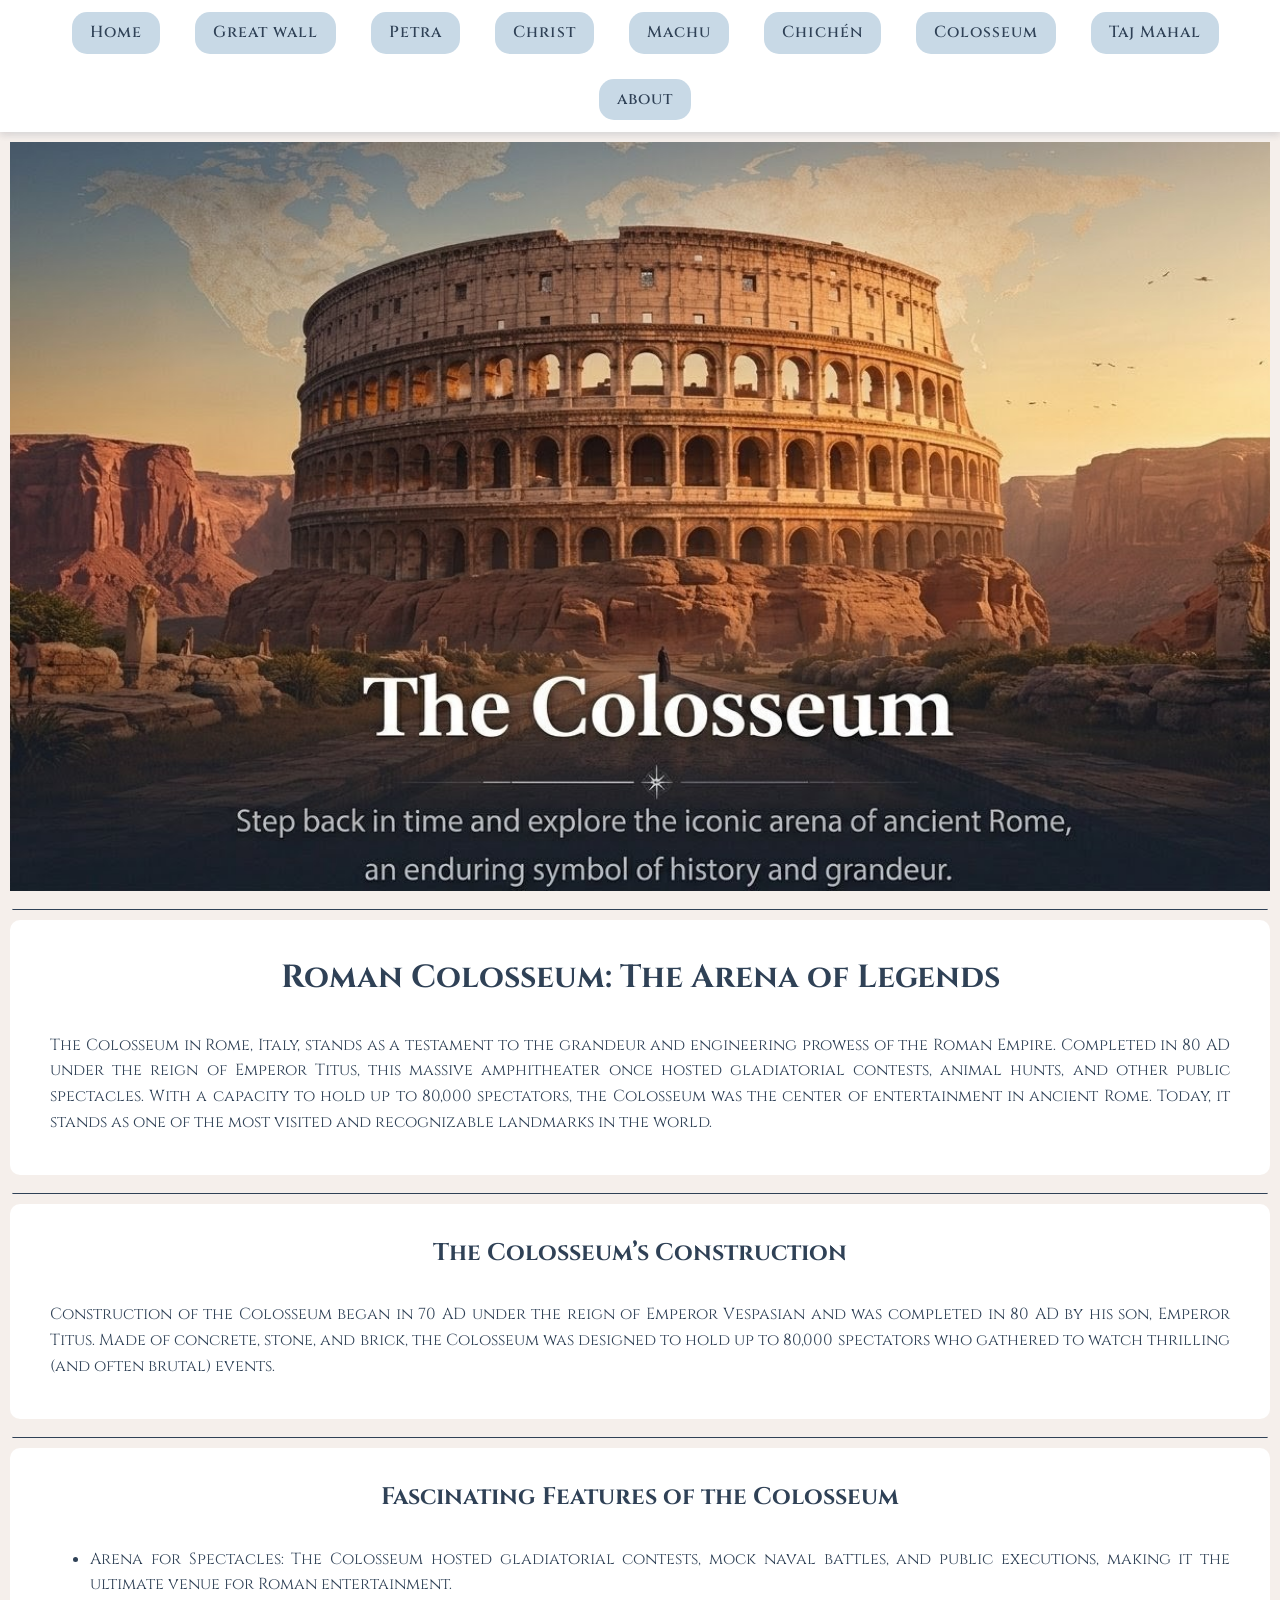
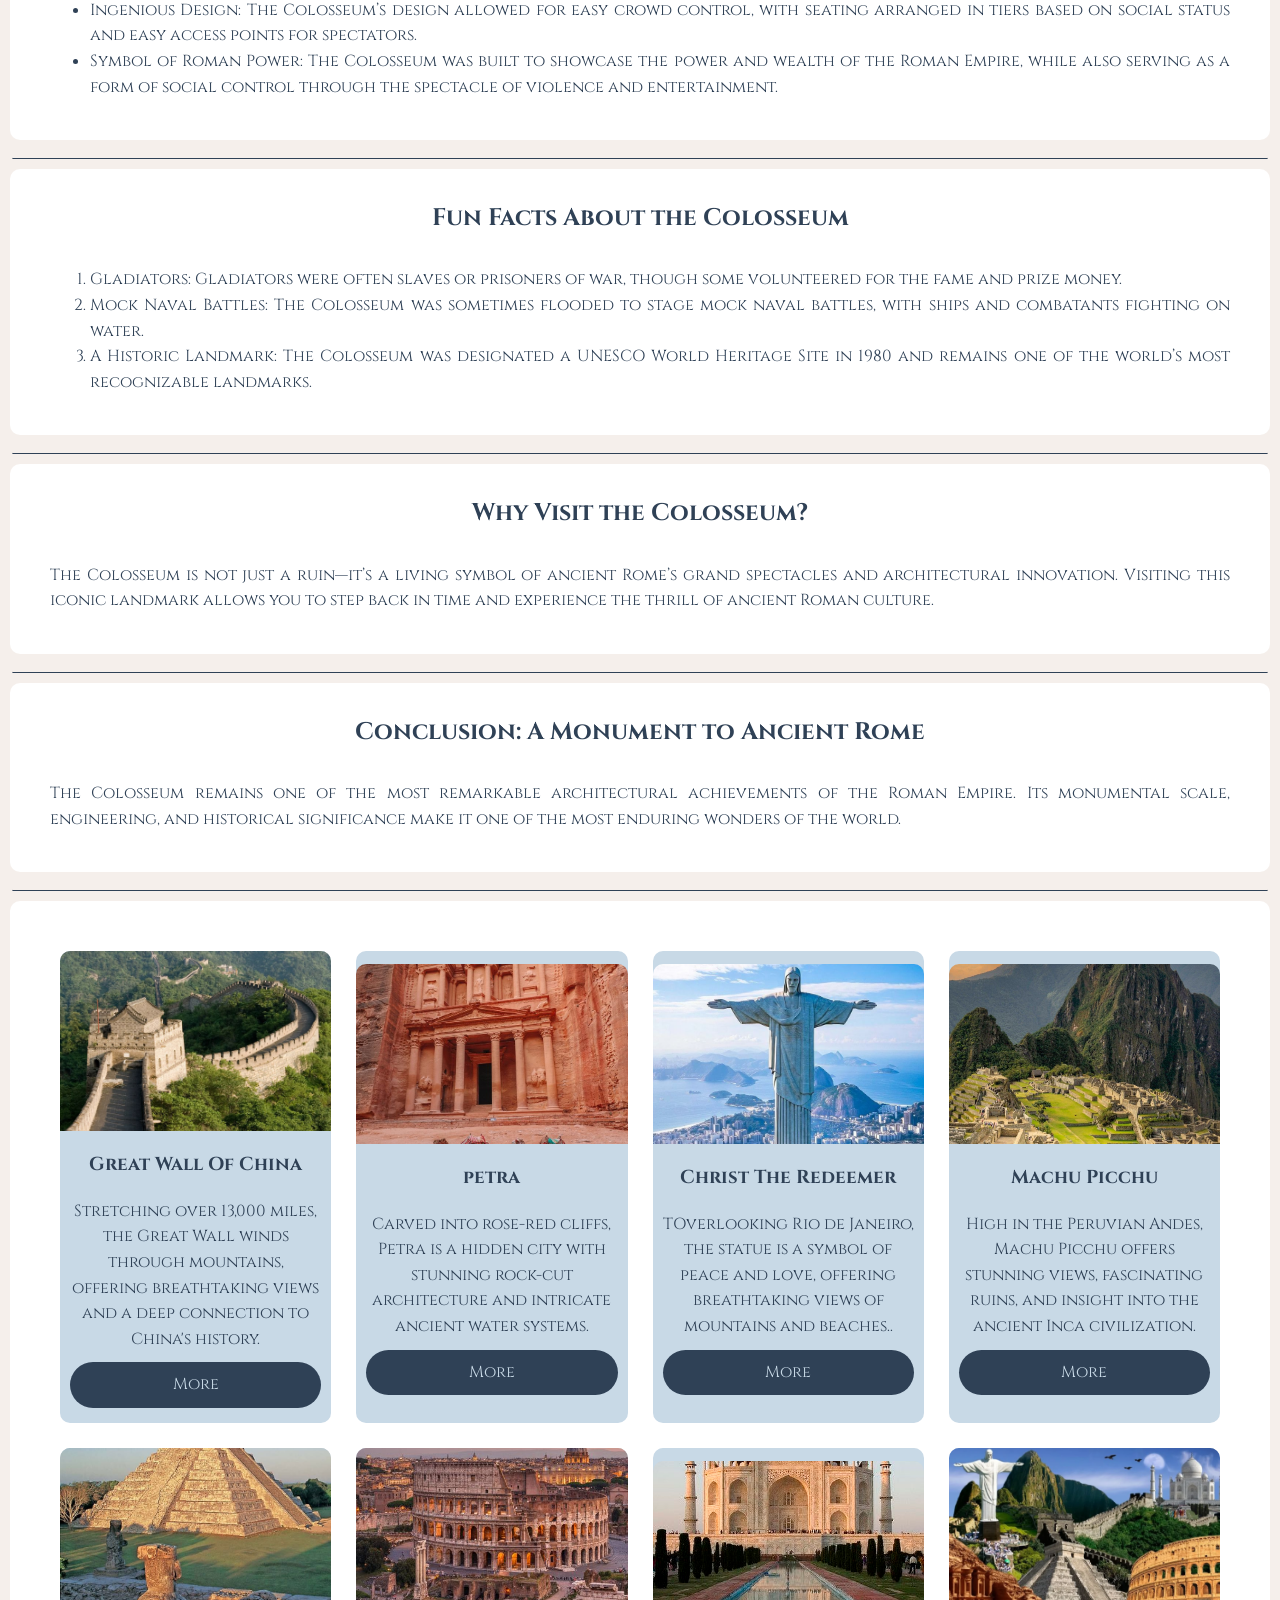
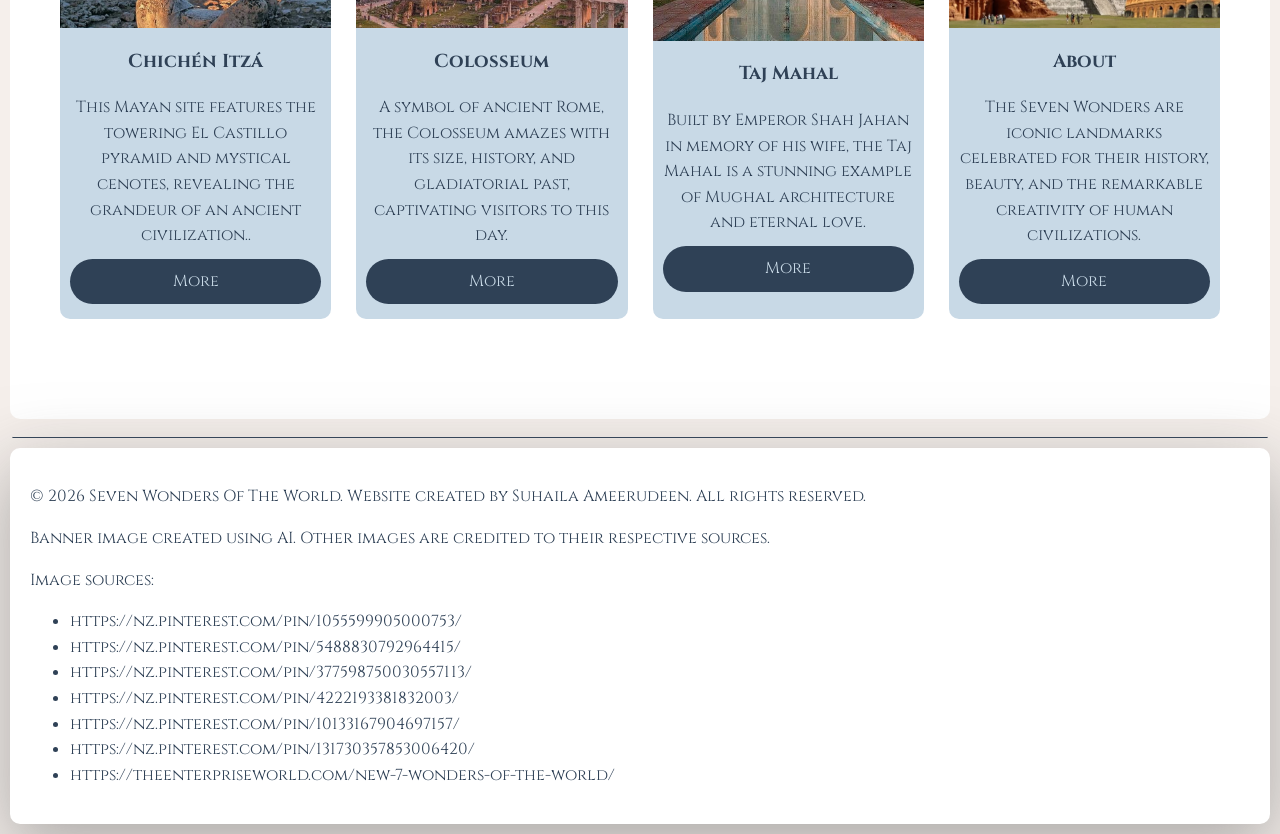
<file: colosseum.html>
<!DOCTYPE html>
<html lang=en>
<head>
    <!-- Favicon -->
   <link rel="icon" type="image/png" href="image/favicon.png">
    <!-- title -->
   <title>Colosseum</title>
   <link href="style.css" rel="stylesheet">

     <!-- font link -->
   <link rel="preconnect" href="https://fonts.googleapis.com">
   <link rel="preconnect" href="https://fonts.gstatic.com" crossorigin>
   <link href="https://fonts.googleapis.com/css2?family=Cinzel:wght@400..900&display=swap" rel="stylesheet">
 </head>

 <body>

      <!-- Navigation bar -->
    <div class="navbar">
    
      
      <div class="nav">
        <a href="index.html" class="Home">Home</a>
        <a href="greatwall.html" class="greatwall">Great wall</a>
        <a href="petra.html" class="petra">Petra</a>
        <a href="christ.html" class="christ">Christ</a>
        <a href="machu.html" class="machu">Machu </a>
        <a href="chichen.html" class="chichen">Chichén </a>
        <a href="colosseum.html" class="colosseum">Colosseum</a>
        <a href="tajmahal.html" class="tajmahal">Taj Mahal</a>
        <a href="about.html" class="about">about</a>
      </div>

    </div>

     <!-- Banner -->
    <div class="intro8"></div>
  
     <!-- Border bottom -->
    <div class="border"> </div>

       <!--content -->
    <div class="intro2">
      <h1>Roman Colosseum: The Arena of Legends</h1>
      <p>The Colosseum in Rome, Italy, stands as a testament to the grandeur and engineering prowess of the Roman Empire. Completed in 80 AD under the reign of Emperor Titus, this massive amphitheater once hosted gladiatorial contests, animal hunts, and other public spectacles. With a capacity to hold up to 80,000 spectators, the Colosseum was the center of entertainment in ancient Rome. Today, it stands as one of the most visited and recognizable landmarks in the world.</p>
    </div>

    <div class="border"> </div>

    <div class="intro2">
      <h2>The Colosseum’s Construction</h2>
      <p>Construction of the Colosseum began in 70 AD under the reign of Emperor Vespasian and was completed in 80 AD by his son, Emperor Titus. Made of concrete, stone, and brick, the Colosseum was designed to hold up to 80,000 spectators who gathered to watch thrilling (and often brutal) events.</p>
    </div>

    <div class="border"> </div>

    <div class="intro2">
      <h2>Fascinating Features of the Colosseum</h2>
      <ul>
        <li>Arena for Spectacles: The Colosseum hosted gladiatorial contests, mock naval battles, and public executions, making it the ultimate venue for Roman entertainment.</li>
        <li>Ingenious Design: The Colosseum’s design allowed for easy crowd control, with seating arranged in tiers based on social status and easy access points for spectators.</li>
        <li>Symbol of Roman Power: The Colosseum was built to showcase the power and wealth of the Roman Empire, while also serving as a form of social control through the spectacle of violence and entertainment.</li>
      </ul>
    </div>

    <div class="border"> </div>

    <div class="intro2">
      <h2>Fun Facts About the Colosseum</h2>
      <ol>
        <li>Gladiators: Gladiators were often slaves or prisoners of war, though some volunteered for the fame and prize money.</li>
        <li>Mock Naval Battles: The Colosseum was sometimes flooded to stage mock naval battles, with ships and combatants fighting on water.</li>
        <li>A Historic Landmark: The Colosseum was designated a UNESCO World Heritage Site in 1980 and remains one of the world’s most recognizable landmarks.</li>
      </ol>
    </div>

    <div class="border"> </div>

    <div class="intro2">
      <h2>Why Visit the Colosseum?</h2>
      <p>The Colosseum is not just a ruin—it’s a living symbol of ancient Rome’s grand spectacles and architectural innovation. Visiting this iconic landmark allows you to step back in time and experience the thrill of ancient Roman culture.</p>
    </div>

    <div class="border"> </div>

    <div class="intro2">
      <h2>Conclusion: A Monument to Ancient Rome</h2>
      <p>The Colosseum remains one of the most remarkable architectural achievements of the Roman Empire. Its monumental scale, engineering, and historical significance make it one of the most enduring wonders of the world.</p>
    </div>

     <!-- Border bottom -->
    <div class="border"></div>
  
     <!-- Grid layout and content-->
    <div class="layout">
   
      <div class="container2">
        
         <div class="content">
          <img src="image/greatwall.jpg" alt="Great Wall Of China" >
          <h3>Great Wall Of China</h3>
          <p>Stretching over 13,000 miles, the Great Wall winds through mountains, offering breathtaking views and a
             deep connection to China's history.</p>
          <a href="greatwall.html" class="button">More</a>
         </div>
      </div>

      <div class="container2">
      
        <div class="content">
          <img src="image/petra.jpg" alt="Petra" >
          <h3>petra</h3>
          <p>Carved into rose-red cliffs, Petra is a hidden city with stunning rock-cut architecture and intricate 
            ancient water systems.</p>
           <a href="petra.html" class="button">More</a>
        </div>
      </div>

      <div class="container2">
        
        <div class="content">
           <img src="image/christ.jpg" alt="Christ The Redeemer" >
          <h3>Christ The Redeemer</h3>
          <p>TOverlooking Rio de Janeiro, the statue is a symbol of peace and love, offering breathtaking views of 
            mountains and beaches..</p>
          <a href="christ.html" class="button">More</a>
        </div>
      </div>

      <div class="container2">
        
        <div class="content">
          <img src="image/machu.jpg" alt="Machu Picchu" >
          <h3> Machu Picchu</h3>
           
          <p>High in the Peruvian Andes, Machu Picchu offers stunning views, fascinating ruins, and insight into the 
            ancient Inca civilization.</p>
          <a href="machu.html" class="button">More</a>
        </div>
      </div>

      <div class="container2">
        
        <div class="content">
          <img src="image/chichen.jpg" alt="Chichén Itzá" >
          <h3>Chichén Itzá</h3>
           
          <p>This Mayan site features the towering El Castillo pyramid and mystical cenotes, revealing the grandeur of an ancient
             civilization..</p>
           <a href="chichen.html" class="button">More</a>
        </div>
      </div>

      <div class="container2">
       
        <div class="content">
          <img src="image/collosseum.jpg" alt="Colosseum" >
          <h3>Colosseum </h3>
          
          <p>A symbol of ancient Rome, the Colosseum amazes with its size, history, and gladiatorial past, captivating
             visitors to this day.
            </p>
          <a href="colosseum.html" class="button">More</a>
        </div>
      </div>

      <div class="container2">
        
        <div class="content">
          <img src="image/tajmahal.jpg" alt="Taj Mahal" >
          <h3>Taj Mahal</h3>
          
          <p>Built by Emperor Shah Jahan in memory of his wife, the Taj Mahal is a stunning example of Mughal architecture
             and eternal love.</p>
          <a href="tajmahal.html" class="button">More</a>
        </div>
      </div>

      <div class="container2">
        <div class="content">
          <img src="image/wonders.png" alt="7 Wonders">
          <h3>About</h3>
          <p>The Seven Wonders are iconic landmarks celebrated for their history, beauty, and the remarkable creativity of human 
            civilizations.</p>
            <a href="about.html" class="button">More</a>
        </div>
      </div>

    </div>
 
     <!-- Border bottom -->
    <div class="border"></div>
     
     <!-- Footer -->
   <footer class="footer">
      <p> © 2026 Seven Wonders Of The World. Website created by Suhaila Ameerudeen. All rights reserved.</p>
      <p>  Banner image created using AI. Other images are credited to their respective sources.</p>
      <p>Image sources:</p>
       <ul>
         <li>https://nz.pinterest.com/pin/1055599905000753/</li>
         <li> https://nz.pinterest.com/pin/5488830792964415/     </li>
         <li>  https://nz.pinterest.com/pin/377598750030557113/</li>
         <li>https://nz.pinterest.com/pin/4222193381832003/ </li>
         <li>  https://nz.pinterest.com/pin/10133167904697157/</li>
         <li>https://nz.pinterest.com/pin/131730357853006420/ </li>
         <li>https://theenterpriseworld.com/new-7-wonders-of-the-world/</li>
       </ul>
   </footer>
 </body>

</html>
</file>
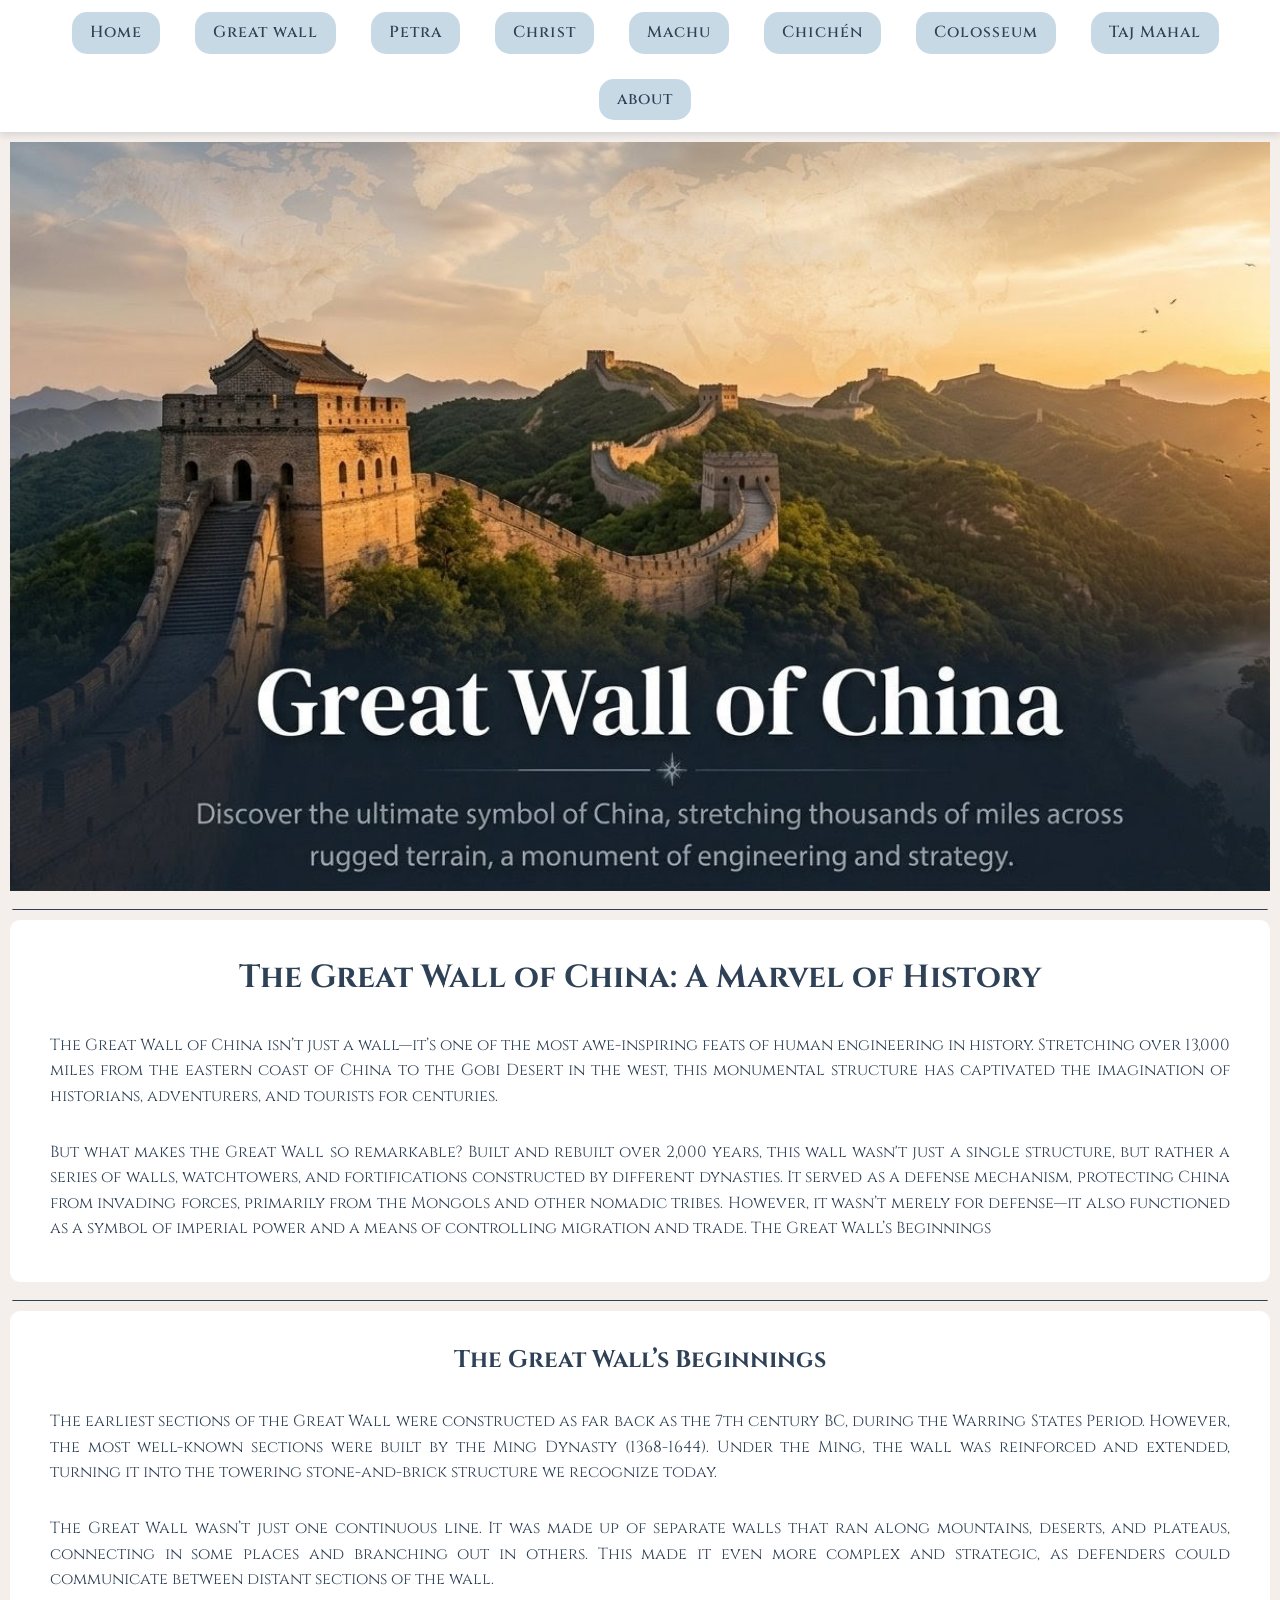
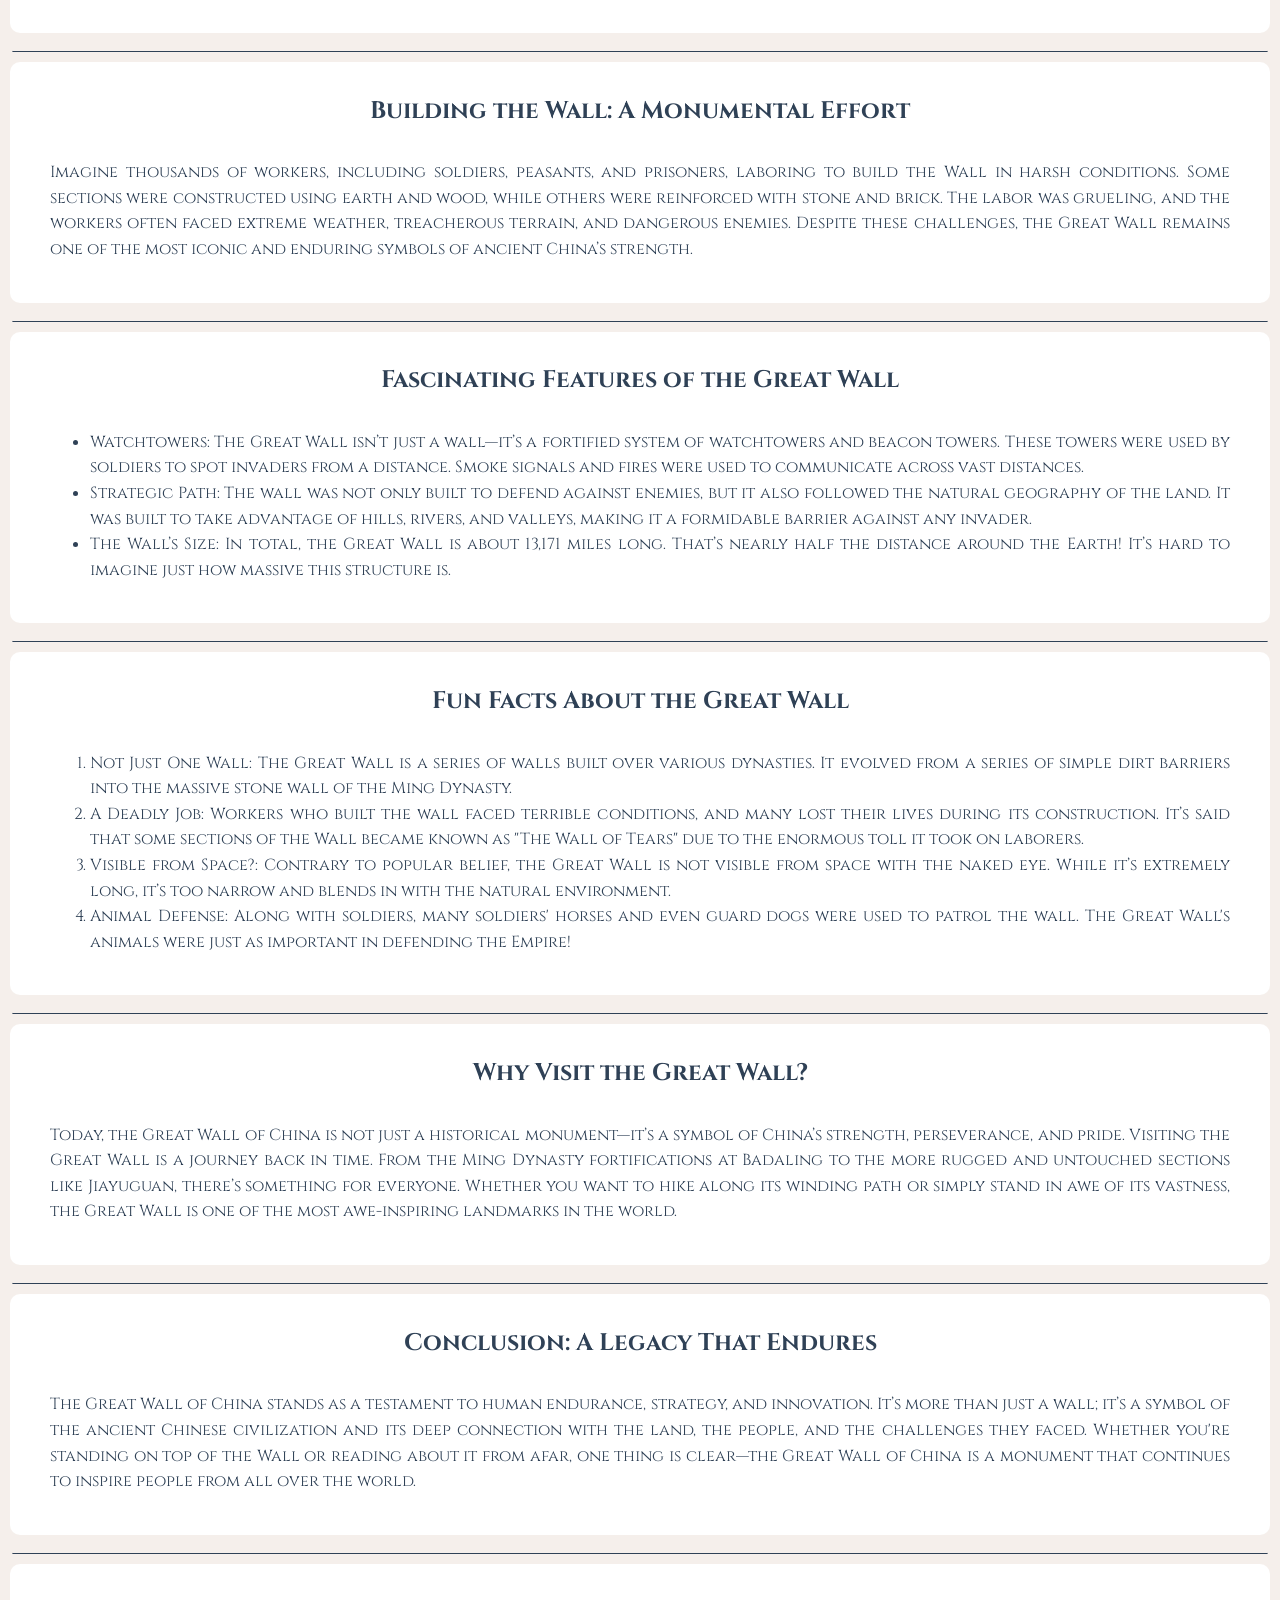
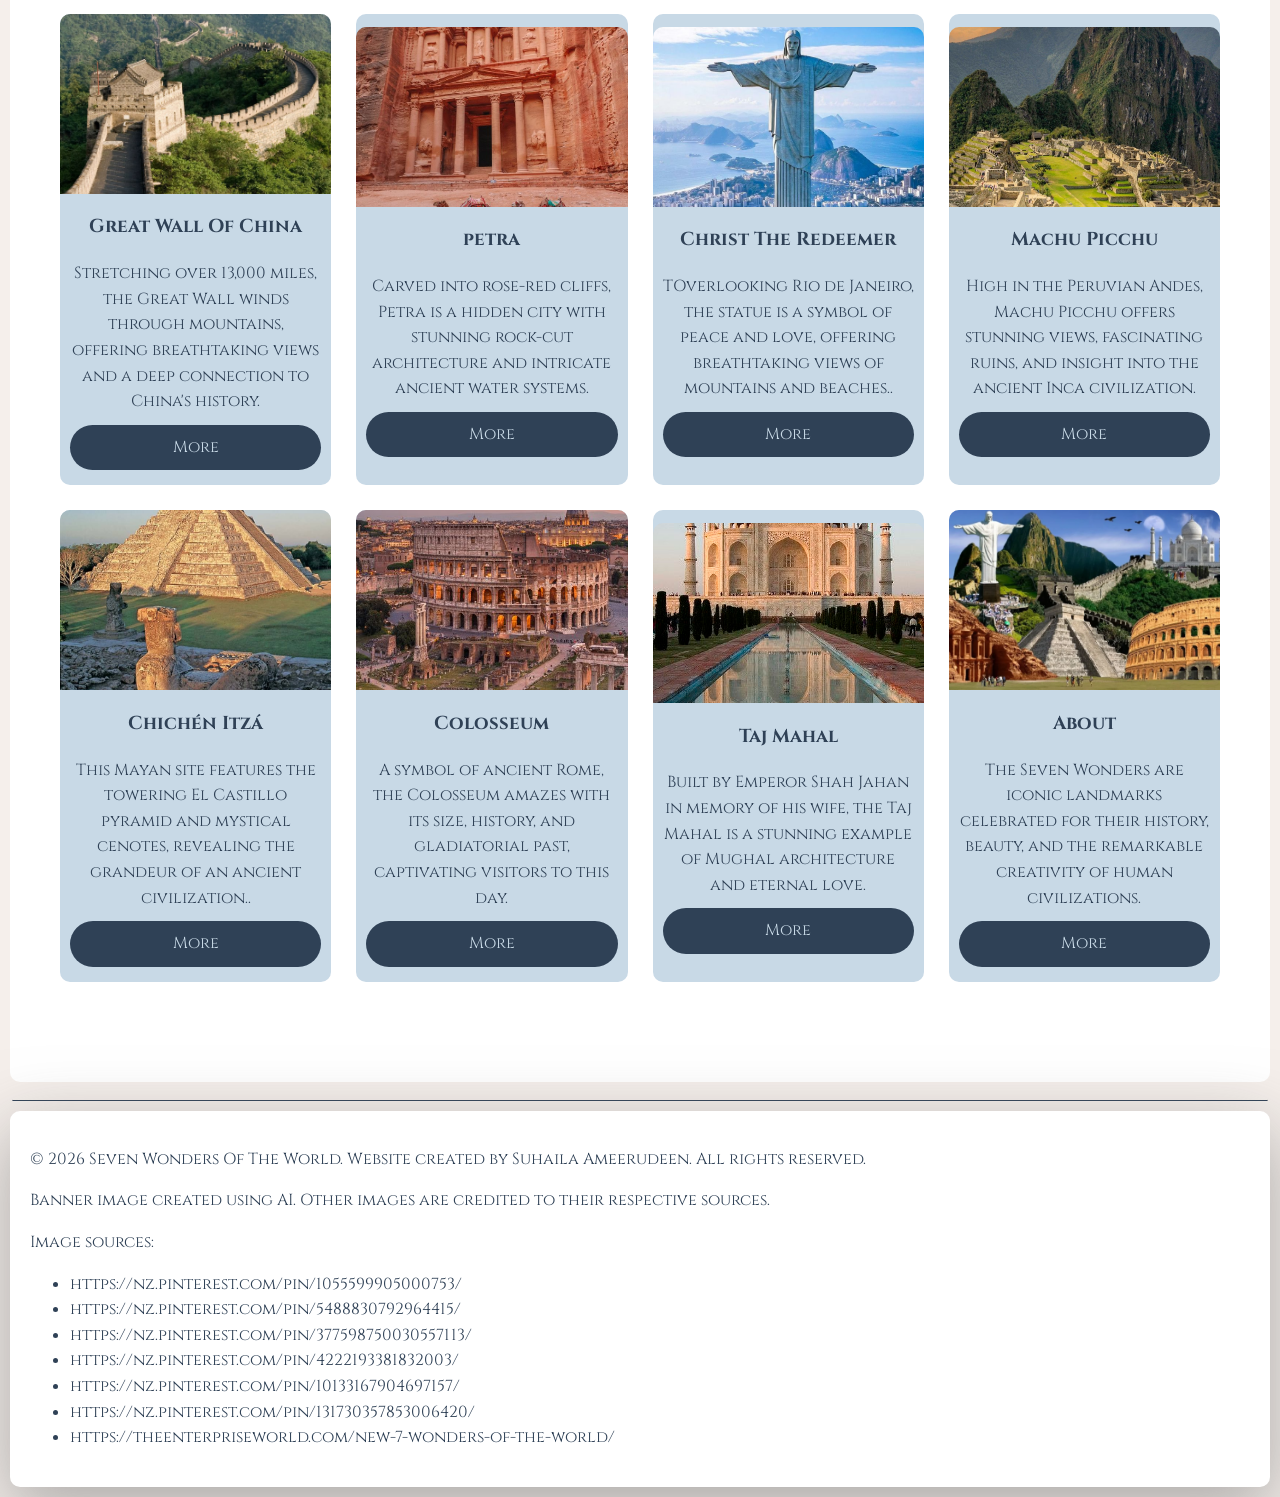
<file: greatwall.html>
<!DOCTYPE html>
<html lang=en>
<head>
     <!-- favicon -->
    <link rel="icon" type="image/png" href="image/favicon.png">
     <!-- title-->
    <title>Great Wall Of China</title>
    <link href="style.css" rel="stylesheet">

     <!-- link to fonts-->
    <link rel="preconnect" href="https://fonts.googleapis.com">
    <link rel="preconnect" href="https://fonts.gstatic.com" crossorigin>
    <link href="https://fonts.googleapis.com/css2?family=Cinzel:wght@400..900&display=swap" rel="stylesheet">
  </head>
 <body>

      <!-- Navigation bar -->
    <div class="navbar">
    
      
      <div class="nav">
        <a href="index.html" class="Home">Home</a>
        <a href="greatwall.html" class="greatwall">Great wall</a>
        <a href="petra.html" class="petra">Petra</a>
        <a href="christ.html" class="christ">Christ</a>
        <a href="machu.html" class="machu">Machu </a>
        <a href="chichen.html" class="chichen">Chichén </a>
        <a href="colosseum.html" class="colosseum">Colosseum</a>
        <a href="tajmahal.html" class="tajmahal">Taj Mahal</a>
        <a href="about.html" class="about">about</a>
      </div>

    </div>
    
     <!-- Banner -->
    <div class="intro3"></div>

     <!-- Border bottom -->
    <div class="border"></div>

      <!-- content -->
    <div class="intro2">
      
      <h1>The Great Wall of China: A Marvel of History</h1>
      <div class="video"></div>
      <p>The Great Wall of China isn’t just a wall—it’s one of the most awe-inspiring feats of human engineering in history. Stretching over 
        13,000 miles from the eastern coast of China to the Gobi Desert in the west, this monumental structure has captivated the imagination 
        of historians, adventurers, and tourists for centuries.</p>
        <p>
        But what makes the Great Wall so remarkable? Built and rebuilt over 2,000 years, this wall wasn't just a single structure,
         but rather a series of walls, watchtowers, and fortifications constructed by different dynasties. It served as a defense mechanism, 
         protecting China from invading forces, primarily from the Mongols and other nomadic tribes. However, it wasn’t merely for defense—it 
         also functioned as a symbol of imperial power and a means of controlling migration and trade.
         The Great Wall’s Beginnings</p>
     
    </div>

    <div class="border"></div>

    <div class="intro2">
      
        <h2>The Great Wall’s Beginnings</h2>
        <p>The earliest sections of the Great Wall were constructed as far back as the 7th century BC, during the Warring States Period. However,
           the most well-known sections were built by the Ming Dynasty (1368-1644). Under the Ming, the wall was reinforced and extended,
            turning it into the towering stone-and-brick structure we recognize today.</p>
        <p>The Great Wall wasn’t just one continuous line. It was made up of separate walls that ran along mountains, deserts, and plateaus,
           connecting in some places and branching out in others. This made it even more complex and strategic, as defenders could communicate 
           between distant sections of the wall.</p>
      
    </div>

    <div class="border"></div>

    <div class="intro2">
      <h2>Building the Wall: A Monumental Effort</h2>  
      <p>Imagine thousands of workers, including soldiers, peasants, and prisoners, laboring to build the Wall in harsh conditions.
         Some sections were constructed using earth and wood, while others were reinforced with stone and brick. The labor was grueling, 
         and the workers often faced extreme weather, treacherous terrain, and dangerous enemies. Despite these challenges, the Great Wall 
         remains one of the most iconic and enduring symbols of ancient China’s strength.</p>
    </div>

    <div class="border"></div>

    <div class="intro2">
      <h2>
        Fascinating Features of the Great Wall
      </h2>
      <ul>
        <li>Watchtowers: The Great Wall isn’t just a wall—it’s a fortified system of watchtowers and beacon towers.
           These towers were used by soldiers to spot invaders from a distance. Smoke signals and fires were used to communicate 
           across vast distances.</li>
        <li>Strategic Path: The wall was not only built to defend against enemies, but it also followed the natural geography of the land.
           It was built to take advantage of hills, rivers,
           and valleys, making it a formidable barrier against any invader.</li>
        <li>The Wall’s Size: In total, the Great Wall is about 13,171 miles long. That’s nearly half the distance around the Earth! It’s 
          hard to imagine just how massive this structure is.</li>
      </ul>
    </div>

     <div class="border"></div>

     <div class="intro2">
       <h2>
        Fun Facts About the Great Wall
       </h2>

       <ol>
        <li>Not Just One Wall: The Great Wall is a series of walls built over various dynasties. It evolved from a
           series of simple dirt barriers 
          into the massive stone wall of the Ming Dynasty.</li>
        <li>
          A Deadly Job: Workers who built the wall faced terrible conditions, and many lost their lives during its construction.
           It’s said that some sections of the Wall became known
           as "The Wall of Tears" due to the enormous toll it took on laborers.
        </li>
        <li>Visible from Space?: Contrary to popular belief, the Great Wall is not visible from space with the naked eye. While
           it’s extremely long, it’s 
          too narrow and blends in with the natural environment.</li>
        <li>
          Animal Defense: Along with soldiers, many soldiers' horses and even guard dogs were used to patrol the wall. The Great 
          Wall's animals were
           just as important in defending the Empire!
        </li>
       </ol>
     </div>

     <div class="border"></div>

     <div class="intro2">
      <h2>Why Visit the Great Wall?</h2>
      <p>Today, the Great Wall of China is not just a historical monument—it’s a symbol of China’s strength, perseverance, and pride.
         Visiting the Great Wall is a journey back in time. From the Ming Dynasty fortifications at Badaling to the more rugged and untouched 
         sections like Jiayuguan, there’s something for everyone. Whether you want to hike along its winding path or simply stand in awe of its
          vastness, the Great Wall is one of the most awe-inspiring landmarks in the world.</p>
     </div>

     <div class="border"></div>

     <div class="intro2">
      <h2>Conclusion: A Legacy That Endures</h2>
      <p>The Great Wall of China stands as a testament to human endurance, strategy, and innovation. It’s more than just a wall; it’s a symbol
         of the ancient Chinese civilization and its deep connection with the land, the people, and the challenges they faced. Whether you're
          standing on top of the Wall or reading about it from afar, one thing is clear—the Great Wall of China is a monument that continues 
          to inspire people from all over the world.</p>
     </div>


      <!-- Border bottom -->
    <div class="border"></div>
  
      <!-- grid layout and content-->
    <div class="layout">
      
      <div class="container2">
        
         <div class="content">
          <img src="image/greatwall.jpg" alt="Great Wall Of China" >
          <h3>Great Wall Of China</h3>
          <p>Stretching over 13,000 miles, the Great Wall winds through mountains, offering breathtaking views and a
             deep connection to China's history.</p>
          <a href="greatwall.html" class="button">More</a>
         </div>
      </div>

      <div class="container2">
      
        <div class="content">
          <img src="image/petra.jpg" alt="Petra" >
          <h3>petra</h3>
          <p>Carved into rose-red cliffs, Petra is a hidden city with stunning rock-cut architecture and intricate 
            ancient water systems.</p>
           <a href="petra.html" class="button">More</a>
        </div>
      </div>

      <div class="container2">
        
        <div class="content">
           <img src="image/christ.jpg" alt="Christ The Redeemer" >
          <h3>Christ The Redeemer</h3>
          <p>TOverlooking Rio de Janeiro, the statue is a symbol of peace and love, offering breathtaking views of 
            mountains and beaches..</p>
          <a href="christ.html" class="button">More</a>
        </div>
      </div>

      <div class="container2">
        
        <div class="content">
          <img src="image/machu.jpg" alt="Machu Picchu" >
          <h3> Machu Picchu</h3>
           
          <p>High in the Peruvian Andes, Machu Picchu offers stunning views, fascinating ruins, and insight into the 
            ancient Inca civilization.</p>
          <a href="machu.html" class="button">More</a>
        </div>
      </div>

      <div class="container2">
        
        <div class="content">
          <img src="image/chichen.jpg" alt="Chichén Itzá" >
          <h3>Chichén Itzá</h3>
           
          <p>This Mayan site features the towering El Castillo pyramid and mystical cenotes, revealing the grandeur of an ancient
             civilization..</p>
           <a href="chichen.html" class="button">More</a>
        </div>
      </div>

      <div class="container2">
       
        <div class="content">
          <img src="image/collosseum.jpg" alt="Colosseum" >
          <h3>Colosseum </h3>
          
          <p>A symbol of ancient Rome, the Colosseum amazes with its size, history, and gladiatorial past, captivating
             visitors to this day.
            </p>
          <a href="colosseum.html" class="button">More</a>
        </div>
      </div>

      <div class="container2">
        
        <div class="content">
          <img src="image/tajmahal.jpg" alt="Taj Mahal" >
          <h3>Taj Mahal</h3>
          
          <p>Built by Emperor Shah Jahan in memory of his wife, the Taj Mahal is a stunning example of Mughal architecture
             and eternal love.</p>
          <a href="tajmahal.html" class="button">More</a>
        </div>
      </div>

      <div class="container2">
        <div class="content">
          <img src="image/wonders.png" alt="7 Wonders">
          <h3>About</h3>
          <p>The Seven Wonders are iconic landmarks celebrated for their history, beauty, and the remarkable creativity of human 
            civilizations.</p>
            <a href="about.html" class="button">More</a>
        </div>
      </div>

    </div>

     <!-- Border bottom -->
    <div class="border"></div>

     <!-- footer -->
   <footer class="footer">
       <p> © 2026 Seven Wonders Of The World. Website created by Suhaila Ameerudeen. All rights reserved.</p>
       <p>  Banner image created using AI. Other images are credited to their respective sources.</p>
       <p>Image sources:</p>
        <ul>
         <li>https://nz.pinterest.com/pin/1055599905000753/</li>
         <li> https://nz.pinterest.com/pin/5488830792964415/     </li>
         <li>  https://nz.pinterest.com/pin/377598750030557113/</li>
         <li>https://nz.pinterest.com/pin/4222193381832003/ </li>
         <li>  https://nz.pinterest.com/pin/10133167904697157/</li>
         <li>https://nz.pinterest.com/pin/131730357853006420/ </li>
         <li>https://theenterpriseworld.com/new-7-wonders-of-the-world/</li>
       </ul>
  
    </footer>
 </body>

</html>
</file>
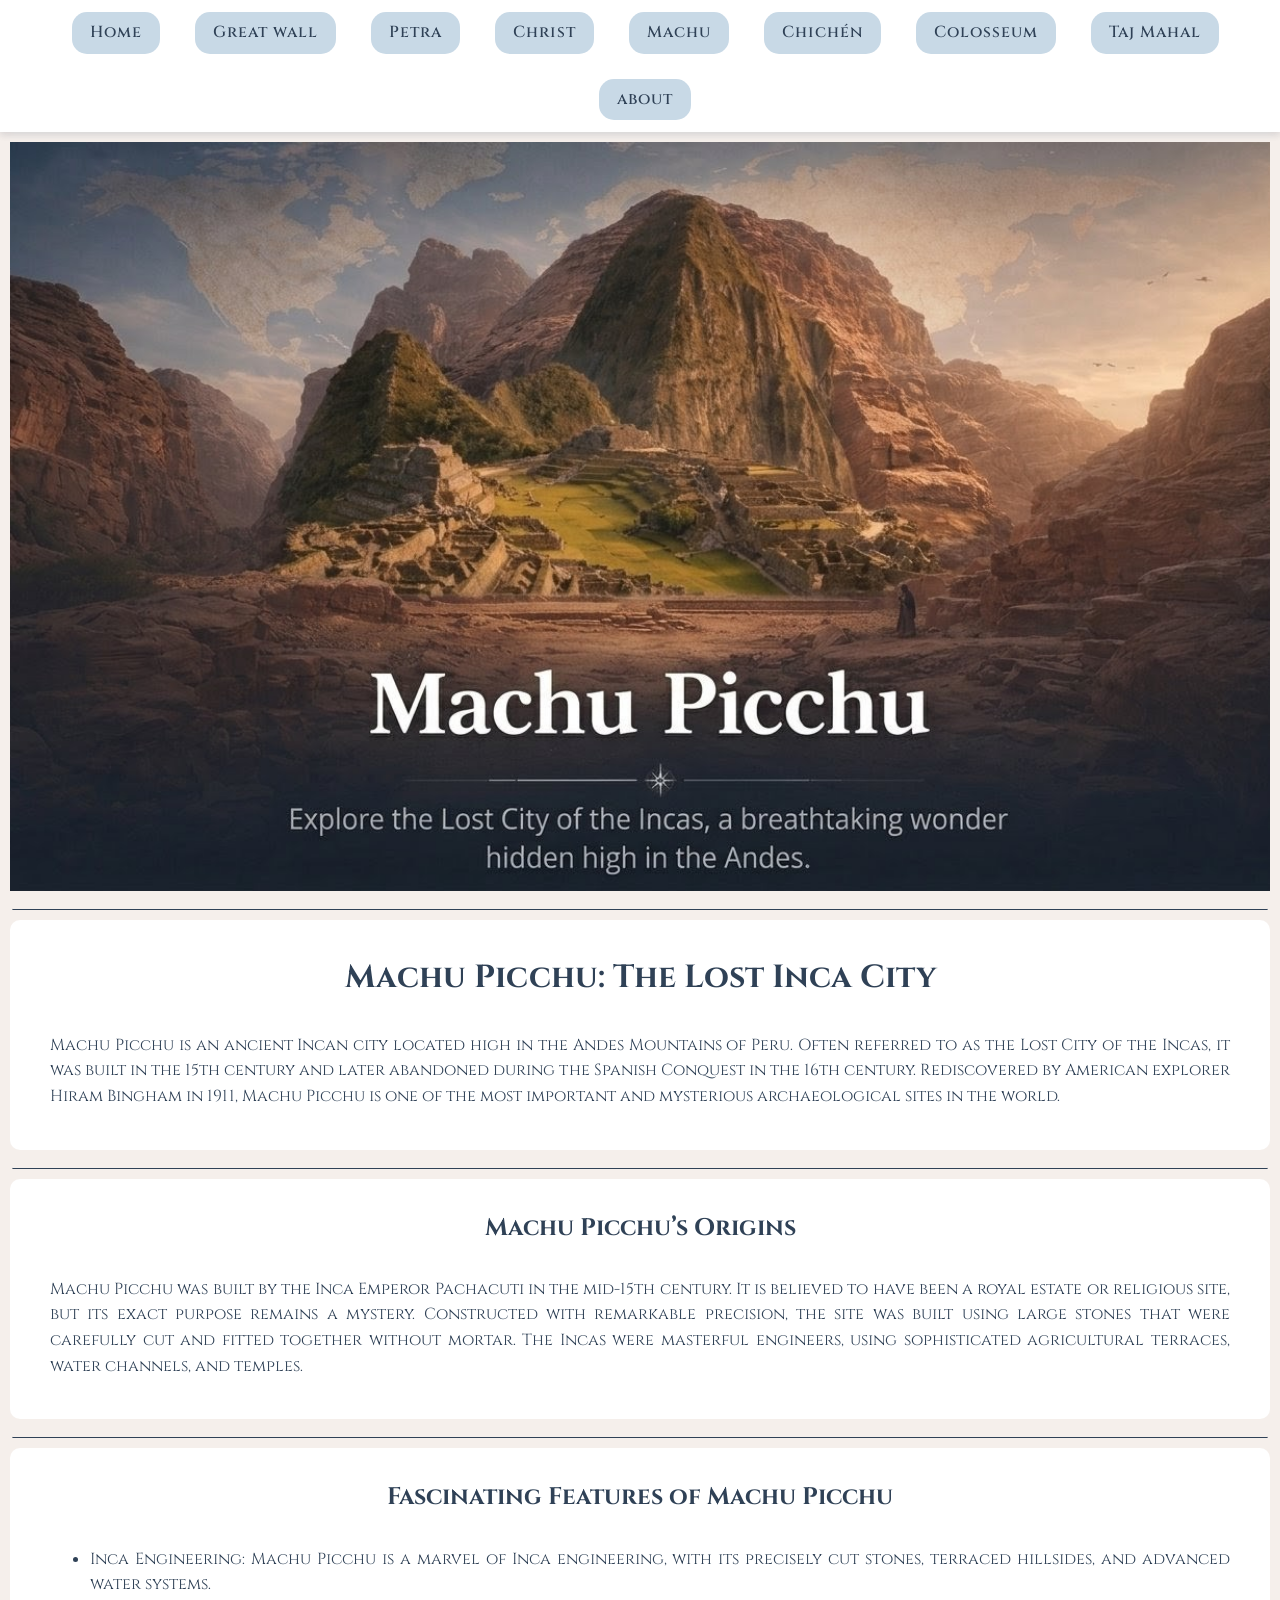
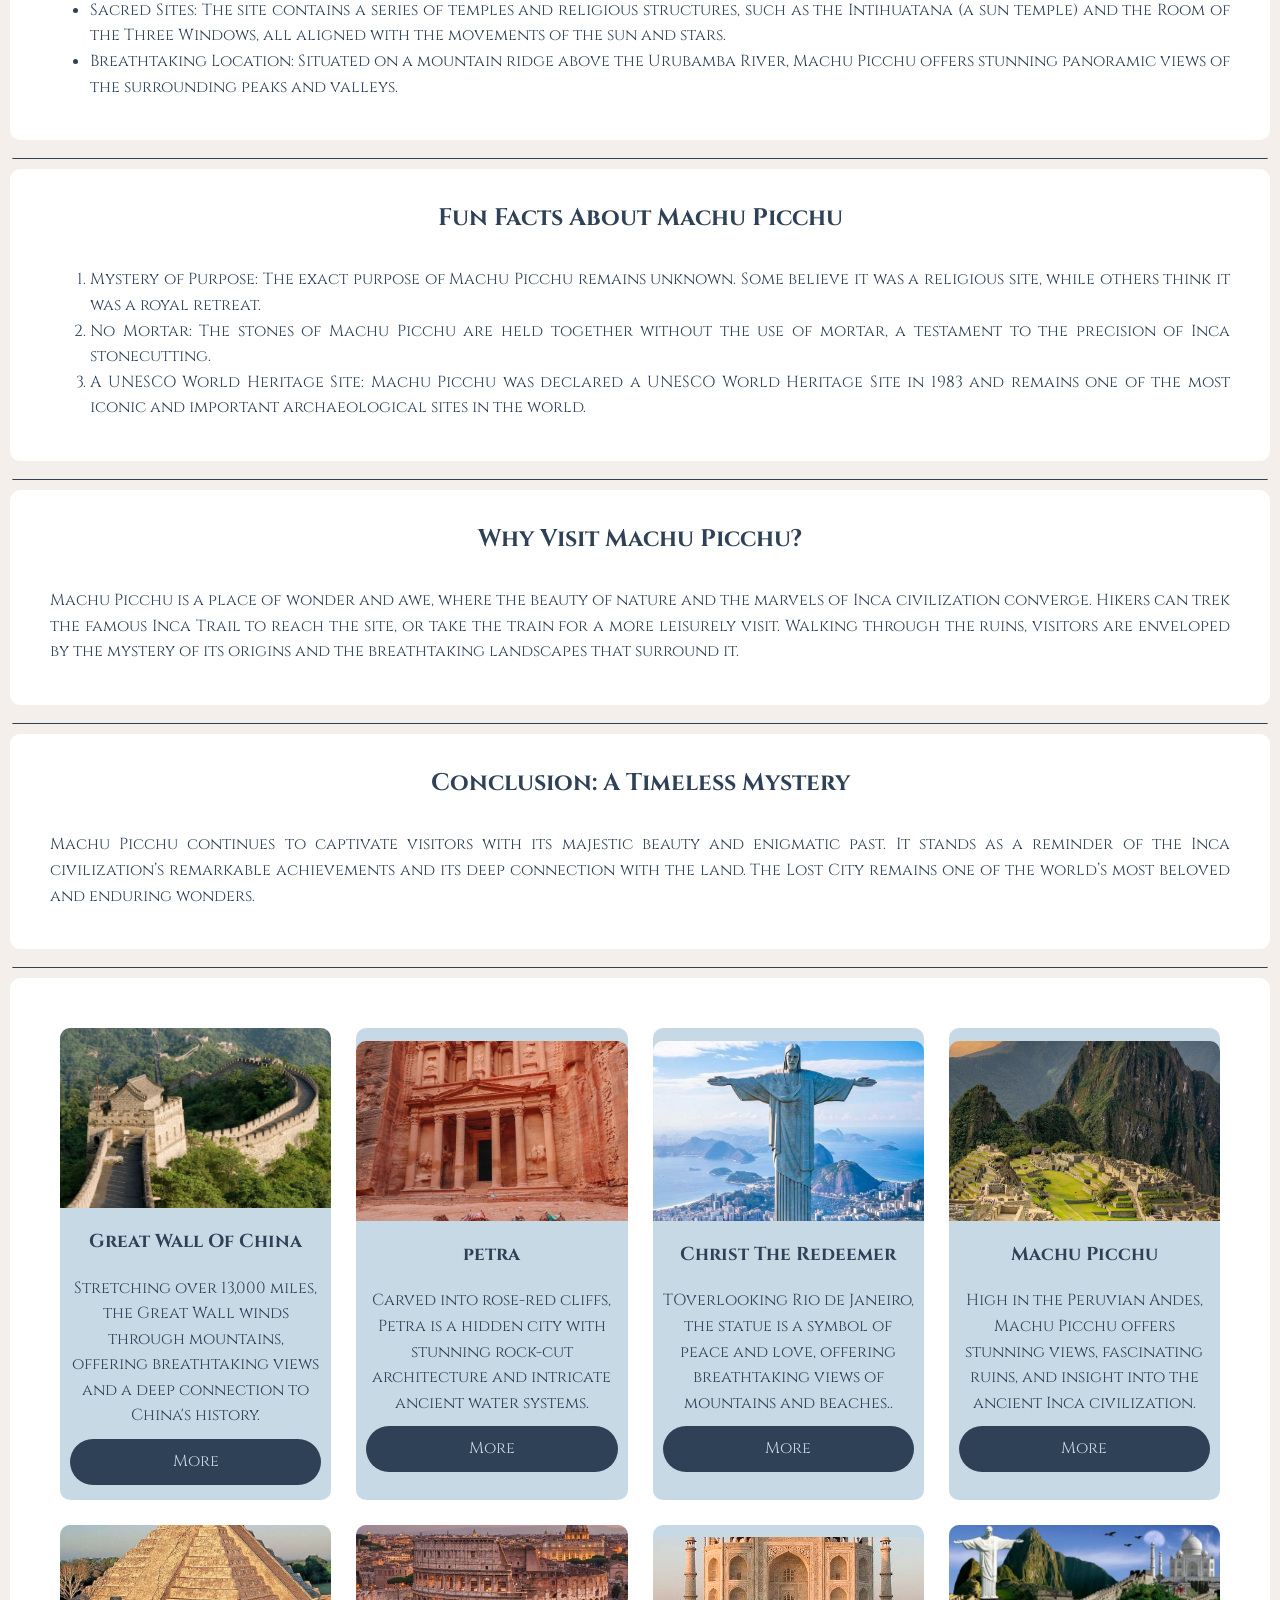
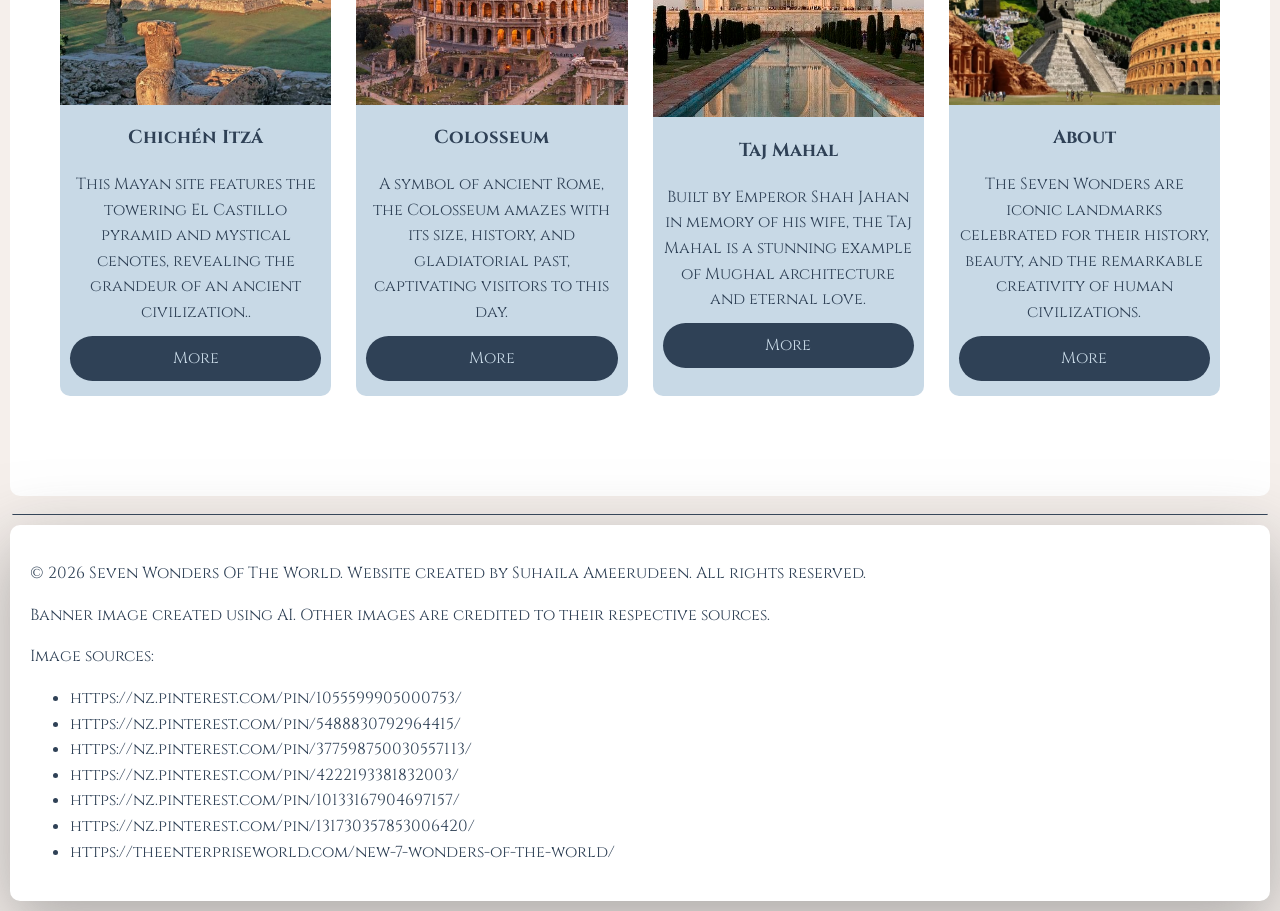
<file: machu.html>
<!DOCTYPE html>
<html lang=en>

 <head>
    <!-- favicon -->
   <link rel="icon" type="image/png" href="image/favicon.png">
    <!-- title -->
   <title>Macchu Picchu</title>
   <link href="style.css" rel="stylesheet">

    <!-- link to fonts -->
   <link rel="preconnect" href="https://fonts.googleapis.com">
   <link rel="preconnect" href="https://fonts.gstatic.com" crossorigin>
   <link href="https://fonts.googleapis.com/css2?family=Cinzel:wght@400..900&display=swap" rel="stylesheet">
 </head>

 <body>
       <!-- Navigation Bar -->
    <div class="navbar">
    
      
      <div class="nav">
        <a href="index.html" class="Home">Home</a>
        <a href="greatwall.html" class="greatwall">Great wall</a>
        <a href="petra.html" class="petra">Petra</a>
        <a href="christ.html" class="christ">Christ</a>
        <a href="machu.html" class="machu">Machu </a>
        <a href="chichen.html" class="chichen">Chichén </a>
        <a href="colosseum.html" class="colosseum">Colosseum</a>
        <a href="tajmahal.html" class="tajmahal">Taj Mahal</a>
        <a href="about.html" class="about">about</a>
      </div>

    </div>

     <!-- Banner -->
    <div class="intro6"></div>

     <!-- Border bottom -->
    <div class="border"></div>
     
     <!-- content -->
    <div class="intro2">
      <h1>Machu Picchu: The Lost Inca City</h1>
      <p>Machu Picchu is an ancient Incan city located high in the Andes Mountains of Peru. Often referred to as the Lost City of the Incas,
         it was built in the 15th century and later abandoned during the Spanish Conquest in the 16th century. Rediscovered by American explorer Hiram Bingham in 1911,
          Machu Picchu is one of the most important and mysterious archaeological sites in the world.</p>
    </div>

    <div class="border"></div>

    <div class="intro2">
      <h2>Machu Picchu’s Origins</h2>
      <p>Machu Picchu was built by the Inca Emperor Pachacuti in the mid-15th century. It is believed to have been a royal estate or religious site, but its exact 
        purpose remains a mystery. Constructed with remarkable precision, the site was built using large stones that were carefully cut and fitted together without mortar.
         The Incas were masterful engineers, using sophisticated agricultural terraces, water channels, and temples.</p>
    </div>

    <div class="border"></div>

    <div class="intro2">
      <h2>Fascinating Features of Machu Picchu</h2>
      <ul>
        <li>Inca Engineering: Machu Picchu is a marvel of Inca engineering, with its precisely cut stones, terraced hillsides, and advanced water systems.</li>
        <li>Sacred Sites: The site contains a series of temples and religious structures, such as the Intihuatana (a sun temple) and the Room of the Three Windows,
           all aligned with the movements of the sun and stars.</li>
        <li>Breathtaking Location: Situated on a mountain ridge above the Urubamba River, Machu Picchu offers stunning panoramic views of the surrounding peaks and valleys.</li>
      </ul>
    </div>

    <div class="border"></div>

    <div class="intro2">
      <h2>Fun Facts About Machu Picchu</h2>
      <ol>
        <li>Mystery of Purpose: The exact purpose of Machu Picchu remains unknown. Some believe it was a religious site, while others think it was a royal retreat.</li>
        <li>No Mortar: The stones of Machu Picchu are held together without the use of mortar, a testament to the precision of Inca stonecutting.</li>
        <li>A UNESCO World Heritage Site: Machu Picchu was declared a UNESCO World Heritage Site in 1983 and remains one of the most iconic and important archaeological sites in 
          the world.</li>
      </ol>
    </div>

    <div class="border"></div>

    <div class="intro2">
      <h2>Why Visit Machu Picchu?</h2>
      <p>Machu Picchu is a place of wonder and awe, where the beauty of nature and the marvels of Inca civilization converge. Hikers can trek the famous Inca Trail to reach the 
        site, or take the train for a more leisurely visit. Walking through the ruins, visitors are enveloped by the mystery of its origins and the breathtaking landscapes that 
        surround it.</p>
    </div>

    <div class="border"></div>

    <div class="intro2">
      <h2>Conclusion: A Timeless Mystery</h2>
      <p>Machu Picchu continues to captivate visitors with its majestic beauty and enigmatic past. It stands as a reminder of the Inca civilization’s remarkable achievements
         and its deep connection with the land. The Lost City remains one of the world’s most beloved and enduring wonders.</p>
    </div>


     <!-- Border bottom -->
    <div class="border"></div>
  
     <!-- Grid layout and content -->
    <div class="layout">
      
      <div class="container2">
        
         <div class="content">
          <img src="image/greatwall.jpg" alt="Great Wall Of China" >
          <h3>Great Wall Of China</h3>
          <p>Stretching over 13,000 miles, the Great Wall winds through mountains, offering breathtaking views and a
             deep connection to China's history.</p>
          <a href="greatwall.html" class="button">More</a>
         </div>
      </div>

      <div class="container2">
      
        <div class="content">
          <img src="image/petra.jpg" alt="Petra" >
          <h3>petra</h3>
          <p>Carved into rose-red cliffs, Petra is a hidden city with stunning rock-cut architecture and intricate 
            ancient water systems.</p>
           <a href="petra.html" class="button">More</a>
        </div>
      </div>

      <div class="container2">
        
        <div class="content">
           <img src="image/christ.jpg" alt="Christ The Redeemer" >
          <h3>Christ The Redeemer</h3>
          <p>TOverlooking Rio de Janeiro, the statue is a symbol of peace and love, offering breathtaking views of 
            mountains and beaches..</p>
          <a href="christ.html" class="button">More</a>
        </div>
      </div>

      <div class="container2">
        
        <div class="content">
          <img src="image/machu.jpg" alt="Machu Picchu" >
          <h3> Machu Picchu</h3>
           
          <p>High in the Peruvian Andes, Machu Picchu offers stunning views, fascinating ruins, and insight into the 
            ancient Inca civilization.</p>
          <a href="machu.html" class="button">More</a>
        </div>
      </div>

      <div class="container2">
        
        <div class="content">
          <img src="image/chichen.jpg" alt="Chichén Itzá" >
          <h3>Chichén Itzá</h3>
           
          <p>This Mayan site features the towering El Castillo pyramid and mystical cenotes, revealing the grandeur of an ancient
             civilization..</p>
           <a href="chichen.html" class="button">More</a>
        </div>
      </div>

      <div class="container2">
       
        <div class="content">
          <img src="image/collosseum.jpg" alt="Colosseum" >
          <h3>Colosseum </h3>
          
          <p>A symbol of ancient Rome, the Colosseum amazes with its size, history, and gladiatorial past, captivating
             visitors to this day.
            </p>
          <a href="colosseum.html" class="button">More</a>
        </div>
      </div>

      <div class="container2">
        
        <div class="content">
          <img src="image/tajmahal.jpg" alt="Taj Mahal" >
          <h3>Taj Mahal</h3>
          
          <p>Built by Emperor Shah Jahan in memory of his wife, the Taj Mahal is a stunning example of Mughal architecture
             and eternal love.</p>
          <a href="tajmahal.html" class="button">More</a>
        </div>
      </div>

      <div class="container2">
        <div class="content">
          <img src="image/wonders.png" alt="7 Wonders">
          <h3>About</h3>
          <p>The Seven Wonders are iconic landmarks celebrated for their history, beauty, and the remarkable creativity of human 
            civilizations.</p>
            <a href="about.html" class="button">More</a>
        </div>
      </div>

    </div>
     
     <!-- Border bottom -->
    <div class="border"></div>

     <!-- Footer-->
   <footer class="footer">
      <p> © 2026 Seven Wonders Of The World. Website created by Suhaila Ameerudeen. All rights reserved.</p>
      <p>  Banner image created using AI. Other images are credited to their respective sources.</p>
      <p>Image sources:</p>
      <ul>
       <li>https://nz.pinterest.com/pin/1055599905000753/</li>
       <li> https://nz.pinterest.com/pin/5488830792964415/     </li>
       <li>  https://nz.pinterest.com/pin/377598750030557113/</li>
       <li>https://nz.pinterest.com/pin/4222193381832003/ </li>
       <li>  https://nz.pinterest.com/pin/10133167904697157/</li>
       <li>https://nz.pinterest.com/pin/131730357853006420/ </li>
       <li>https://theenterpriseworld.com/new-7-wonders-of-the-world/</li>
     </ul>
   </footer>
 </body>

</html>
</file>
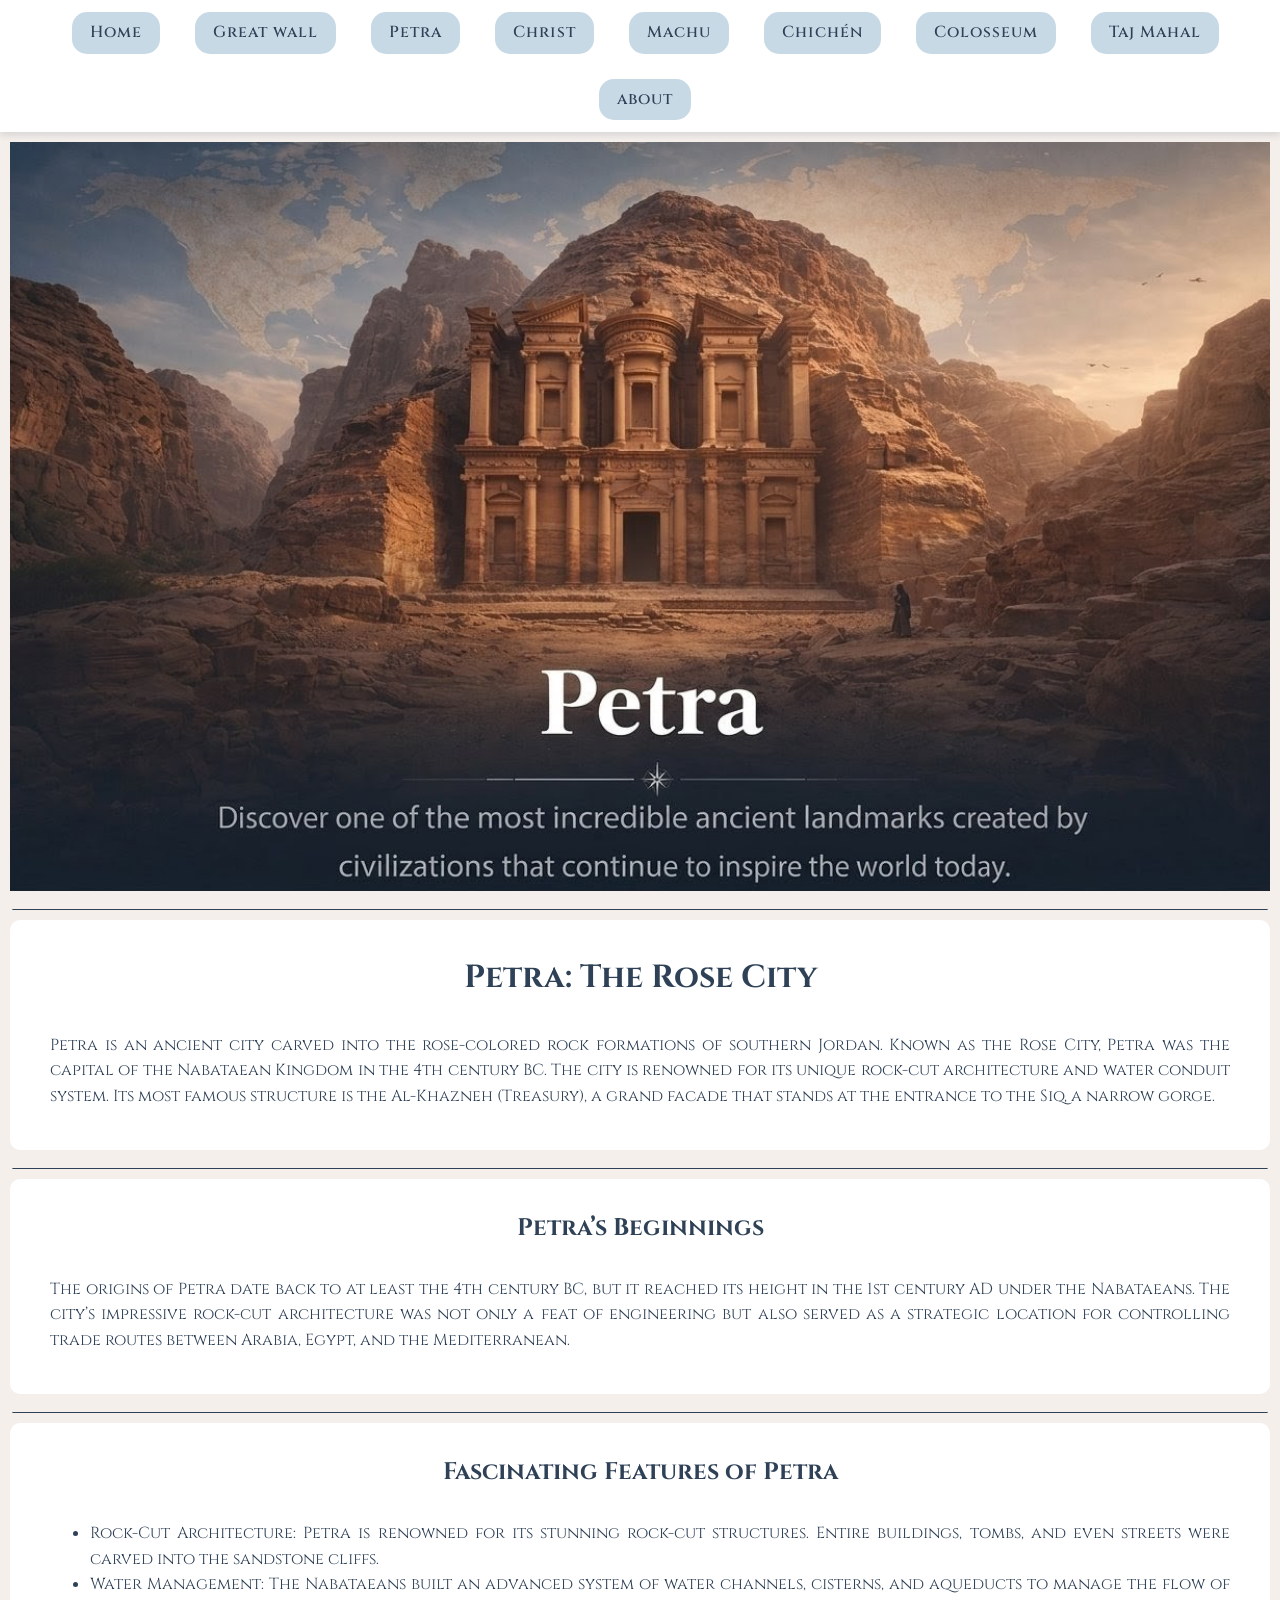
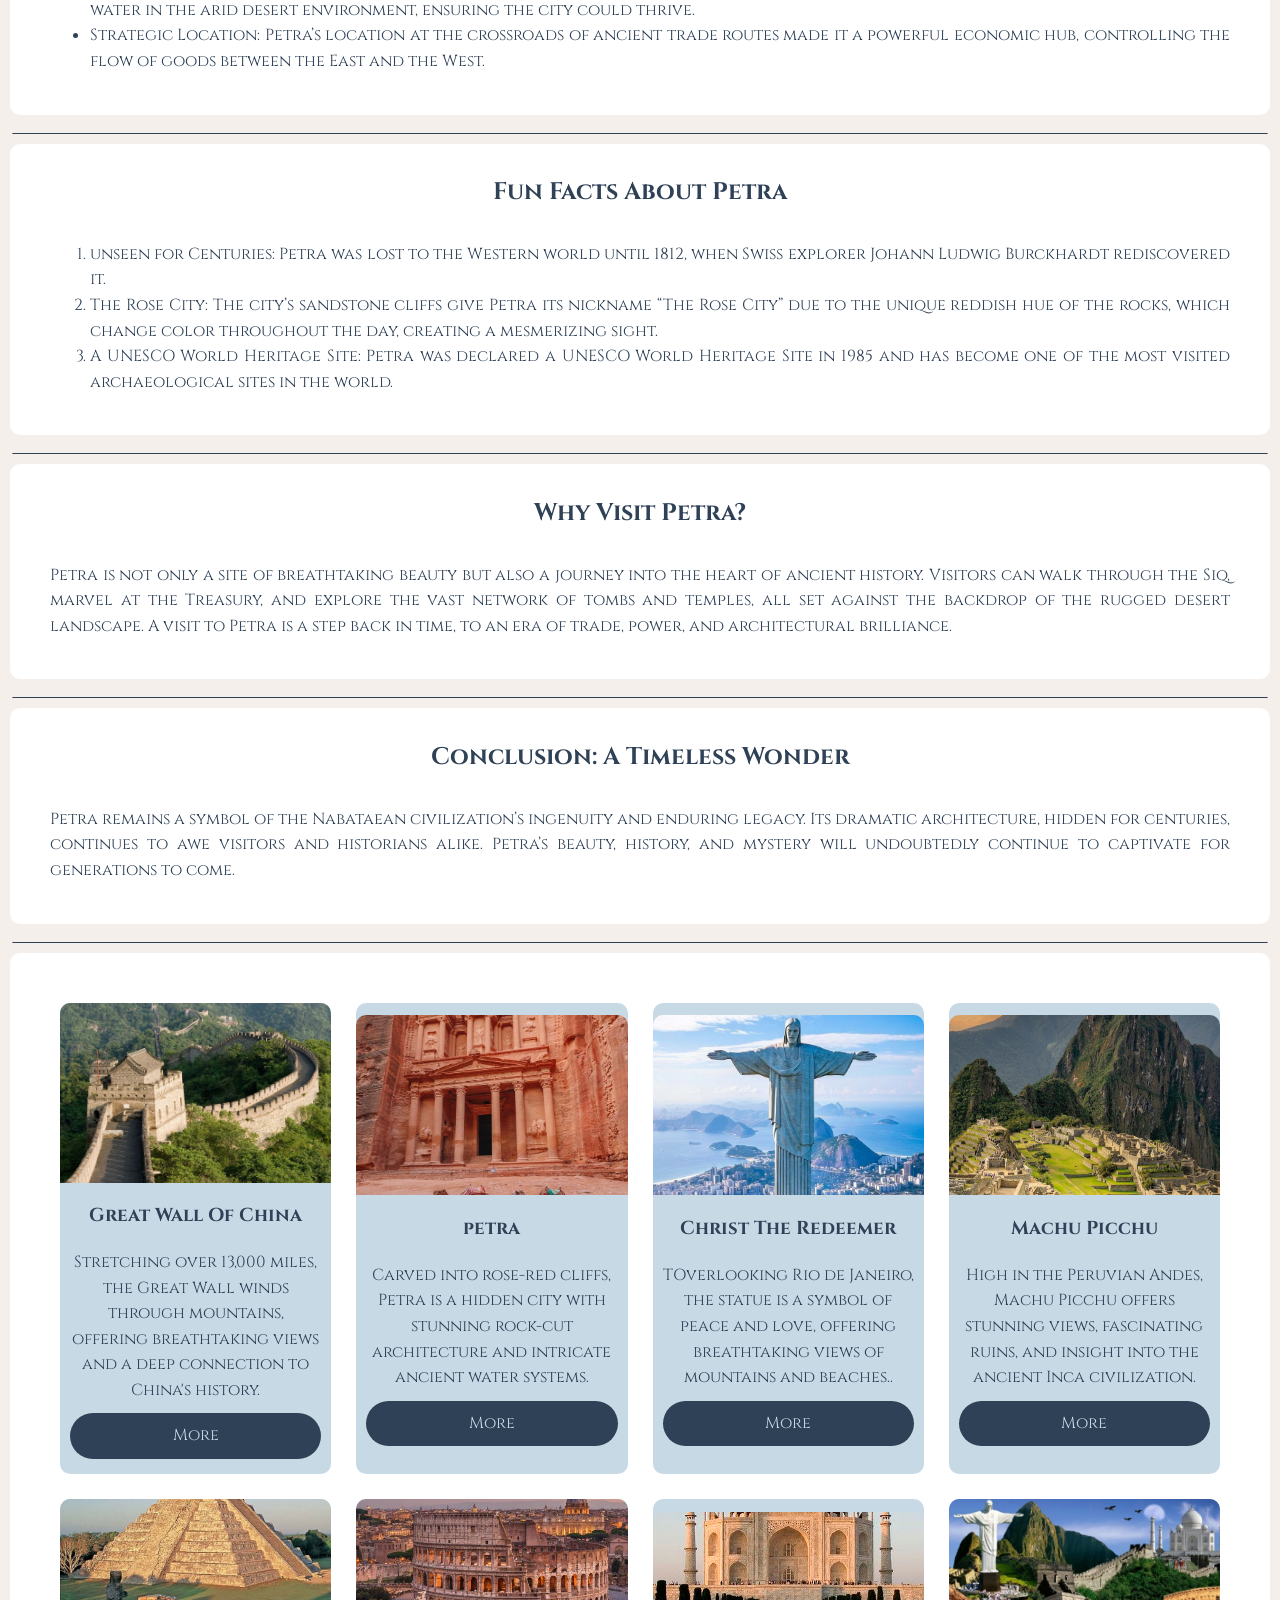
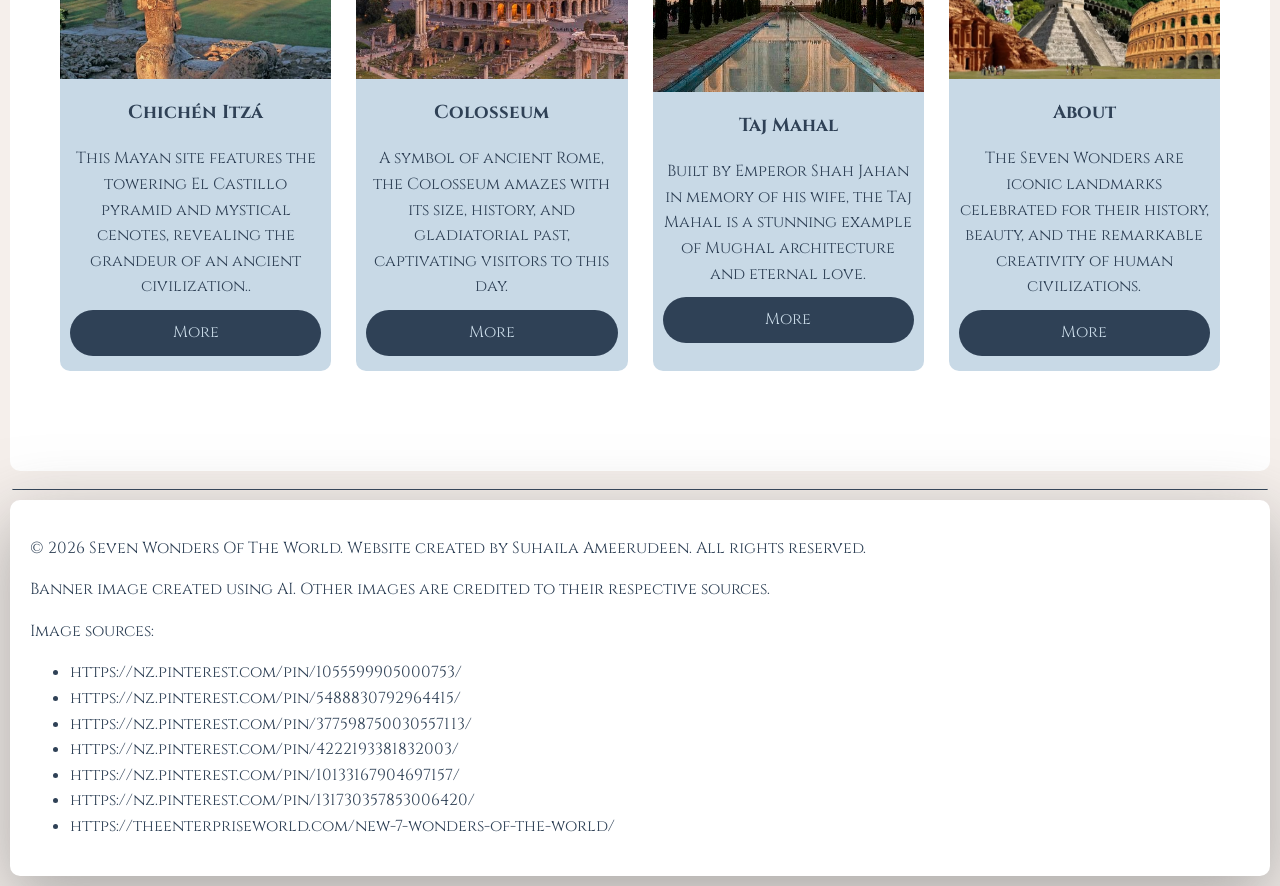
<file: petra.html>
<!DOCTYPE html>
<html lang=en>
 <head>
   <!-- Favicon -->
   <link rel="icon" type="image/png" href="image/favicon.png">
    <!-- Title -->
   <title>Petra</title>
   <link href="style.css" rel="stylesheet">

    <!-- link to css-->
   <link rel="preconnect" href="https://fonts.googleapis.com">
   <link rel="preconnect" href="https://fonts.gstatic.com" crossorigin>
   <link href="https://fonts.googleapis.com/css2?family=Cinzel:wght@400..900&display=swap" rel="stylesheet">
 </head>

 <body>
     <!-- Navigation bar -->
    <div class="navbar">
    
      
      <div class="nav">
        <a href="index.html" class="Home">Home</a>
        <a href="greatwall.html" class="greatwall">Great wall</a>
        <a href="petra.html" class="petra">Petra</a>
        <a href="christ.html" class="christ">Christ</a>
        <a href="machu.html" class="machu">Machu </a>
        <a href="chichen.html" class="chichen">Chichén </a>
        <a href="colosseum.html" class="colosseum">Colosseum</a>
        <a href="tajmahal.html" class="tajmahal">Taj Mahal</a>
        <a href="about.html" class="about">about</a>
      </div>

    </div>
     
     <!-- Banner-->
    <div class="intro4"></div>

     <!-- Border bottom -->
    <div class="border"></div>

     <!-- content -->
    <div class="intro2">
      <h1> Petra: The Rose City</h1>
      <p>Petra is an ancient city carved into the rose-colored rock formations of southern Jordan. Known as the Rose City,
         Petra was the capital of the Nabataean Kingdom in the 4th century BC. The city is renowned for its unique rock-cut architecture and
          water conduit system. Its most famous structure is the Al-Khazneh (Treasury), a grand facade that stands at the entrance to the Siq, 
          a narrow gorge.</p>
    </div>

      <div class="border"></div>

    <div class="intro2">
      <h2>Petra’s Beginnings</h2>
      <p>The origins of Petra date back to at least the 4th century BC, but it reached its height in the 1st century AD under the Nabataeans. 
        The city’s impressive rock-cut architecture was not only a feat of engineering but also served as a strategic location for controlling 
        trade routes between Arabia, Egypt, and the Mediterranean.</p>
    </div>

     <div class="border"></div>

     <div class="intro2">
      <h2>Fascinating Features of Petra</h2>
      <ul>
        <li>Rock-Cut Architecture: Petra is renowned for its stunning rock-cut structures. Entire buildings, tombs,
           and even streets were carved into the sandstone cliffs.</li>
       <li>Water Management: The Nabataeans built an advanced system of water channels, cisterns, and aqueducts to manage the
             flow of water in the arid desert environment, ensuring the city could thrive.</li>
        <li>Strategic Location: Petra’s location at the crossroads of ancient trade routes made it a powerful economic hub, 
          controlling the flow of goods between the East and the West.</li>
      </ul>
     </div>

     
     <div class="border"></div>

     <div class="intro2">
      <h2>Fun Facts About Petra</h2>
      <ol>
        <li>unseen for Centuries: Petra was lost to the Western world until 1812, when Swiss explorer Johann
           Ludwig Burckhardt rediscovered it.
        </li>
        <li>The Rose City: The city’s sandstone cliffs give Petra its nickname “The Rose City” due to the unique reddish hue 
          of the rocks, which change color throughout the day, creating a mesmerizing sight.</li>
        <li>A UNESCO World Heritage Site: Petra was declared a UNESCO World Heritage Site in 1985 and has become one of the
           most visited archaeological sites in the world.</li>
      </ol>
     </div>

     <div class="border"></div>

     <div class="intro2">
      <h2>
       Why Visit Petra?
      </h2>
      <p>     Petra is not only a site of breathtaking beauty but also a journey into the heart of ancient history. Visitors can walk through the 
        Siq, marvel at the Treasury, and explore the vast network of tombs and temples, all set against the backdrop of the rugged desert 
        landscape. A visit to Petra is a step back in time, to an era of trade, power, and architectural brilliance.</p>
     </div>

     <div class="border"></div>

     <div class="intro2">
      <h2>Conclusion: A Timeless Wonder</h2>
      <p>Petra remains a symbol of the Nabataean civilization’s ingenuity and enduring legacy. Its dramatic architecture, hidden
         for centuries, continues to awe visitors and historians alike. Petra’s beauty, history, and mystery will undoubtedly continue to 
         captivate for generations to come.</p>
     </div>
     
       <!-- Border bottom -->
    <div class="border"></div>
     
      <!-- Grid layout and content -->
    <div class="layout">
      
      <div class="container2">
        
         <div class="content">
          <img src="image/greatwall.jpg" alt="Great Wall Of China" >
          <h3>Great Wall Of China</h3>
          <p>Stretching over 13,000 miles, the Great Wall winds through mountains, offering breathtaking views and a
             deep connection to China's history.</p>
          <a href="greatwall.html" class="button">More</a>
         </div>
      </div>

      <div class="container2">
      
        <div class="content">
          <img src="image/petra.jpg" alt="Petra" >
          <h3>petra</h3>
          <p>Carved into rose-red cliffs, Petra is a hidden city with stunning rock-cut architecture and intricate 
            ancient water systems.</p>
           <a href="petra.html" class="button">More</a>
        </div>
      </div>

      <div class="container2">
        
        <div class="content">
           <img src="image/christ.jpg" alt="Christ The Redeemer" >
          <h3>Christ The Redeemer</h3>
          <p>TOverlooking Rio de Janeiro, the statue is a symbol of peace and love, offering breathtaking views of 
            mountains and beaches..</p>
          <a href="christ.html" class="button">More</a>
        </div>
      </div>

      <div class="container2">
        
        <div class="content">
          <img src="image/machu.jpg" alt="Machu Picchu" >
          <h3> Machu Picchu</h3>
           
          <p>High in the Peruvian Andes, Machu Picchu offers stunning views, fascinating ruins, and insight into the 
            ancient Inca civilization.</p>
          <a href="machu.html" class="button">More</a>
        </div>
      </div>

      <div class="container2">
        
        <div class="content">
          <img src="image/chichen.jpg" alt="Chichén Itzá" >
          <h3>Chichén Itzá</h3>
           
          <p>This Mayan site features the towering El Castillo pyramid and mystical cenotes, revealing the grandeur of an ancient
             civilization..</p>
           <a href="chichen.html" class="button">More</a>
        </div>
      </div>

      <div class="container2">
       
        <div class="content">
          <img src="image/collosseum.jpg" alt="Colosseum" >
          <h3>Colosseum </h3>
          
          <p>A symbol of ancient Rome, the Colosseum amazes with its size, history, and gladiatorial past, captivating
             visitors to this day.
            </p>
          <a href="colosseum.html" class="button">More</a>
        </div>
      </div>

      <div class="container2">
        
        <div class="content">
          <img src="image/tajmahal.jpg" alt="Taj Mahal" >
          <h3>Taj Mahal</h3>
          
          <p>Built by Emperor Shah Jahan in memory of his wife, the Taj Mahal is a stunning example of Mughal architecture
             and eternal love.</p>
          <a href="tajmahal.html" class="button">More</a>
        </div>
      </div>

      <div class="container2">
        <div class="content">
          <img src="image/wonders.png" alt="7 Wonders">
          <h3>About</h3>
          <p>The Seven Wonders are iconic landmarks celebrated for their history, beauty, and the remarkable creativity of human 
            civilizations.</p>
            <a href="about.html" class="button">More</a>
        </div>
      </div>

    </div>

     <!-- Border bottom -->
    <div class="border"></div>

     <!-- Footer-->
   <footer class="footer">
     <p> © 2026 Seven Wonders Of The World. Website created by Suhaila Ameerudeen. All rights reserved.</p>
      <p>  Banner image created using AI. Other images are credited to their respective sources.</p>
      <p>Image sources:</p>
       <ul>
        <li>https://nz.pinterest.com/pin/1055599905000753/</li>
        <li> https://nz.pinterest.com/pin/5488830792964415/     </li>
        <li>  https://nz.pinterest.com/pin/377598750030557113/</li>
        <li>https://nz.pinterest.com/pin/4222193381832003/ </li>
        <li>  https://nz.pinterest.com/pin/10133167904697157/</li>
        <li>https://nz.pinterest.com/pin/131730357853006420/ </li>
        <li>https://theenterpriseworld.com/new-7-wonders-of-the-world/</li>
       </ul>
   </footer>
 </body>

</html>
</file>
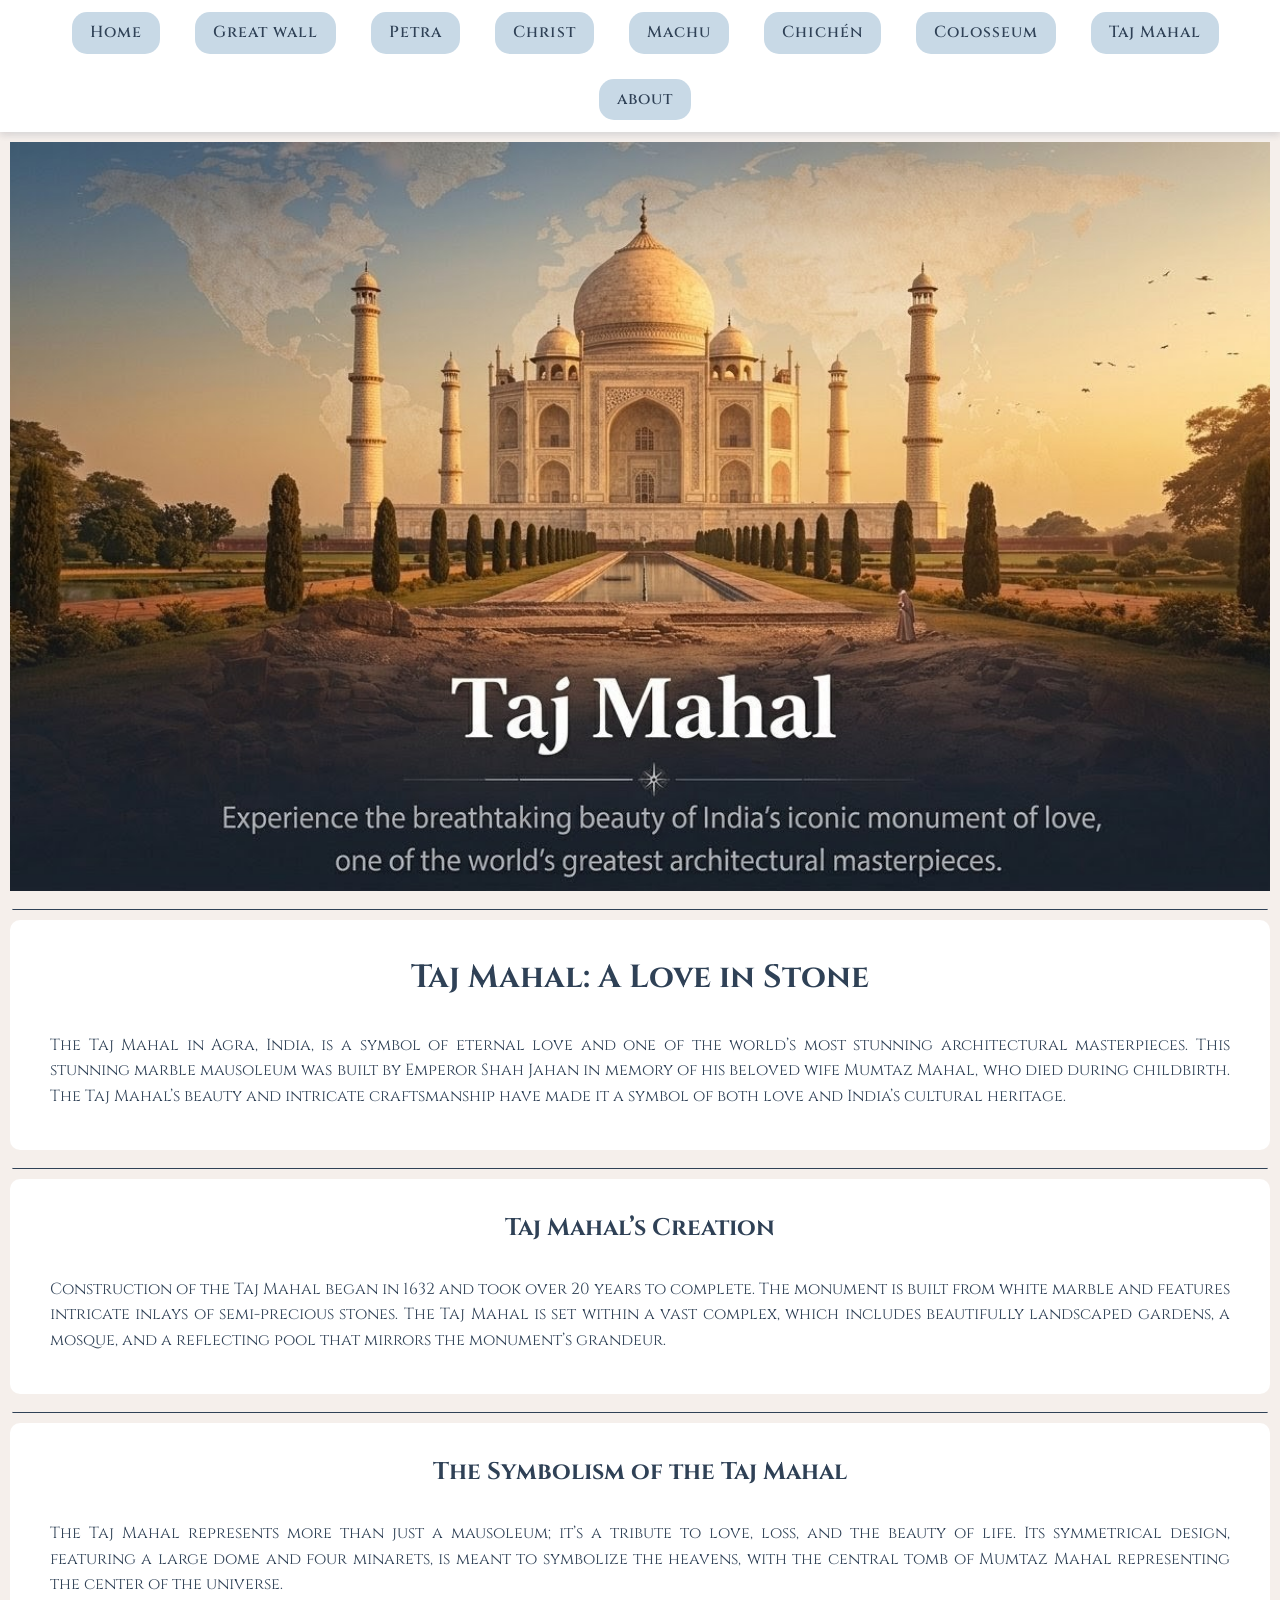
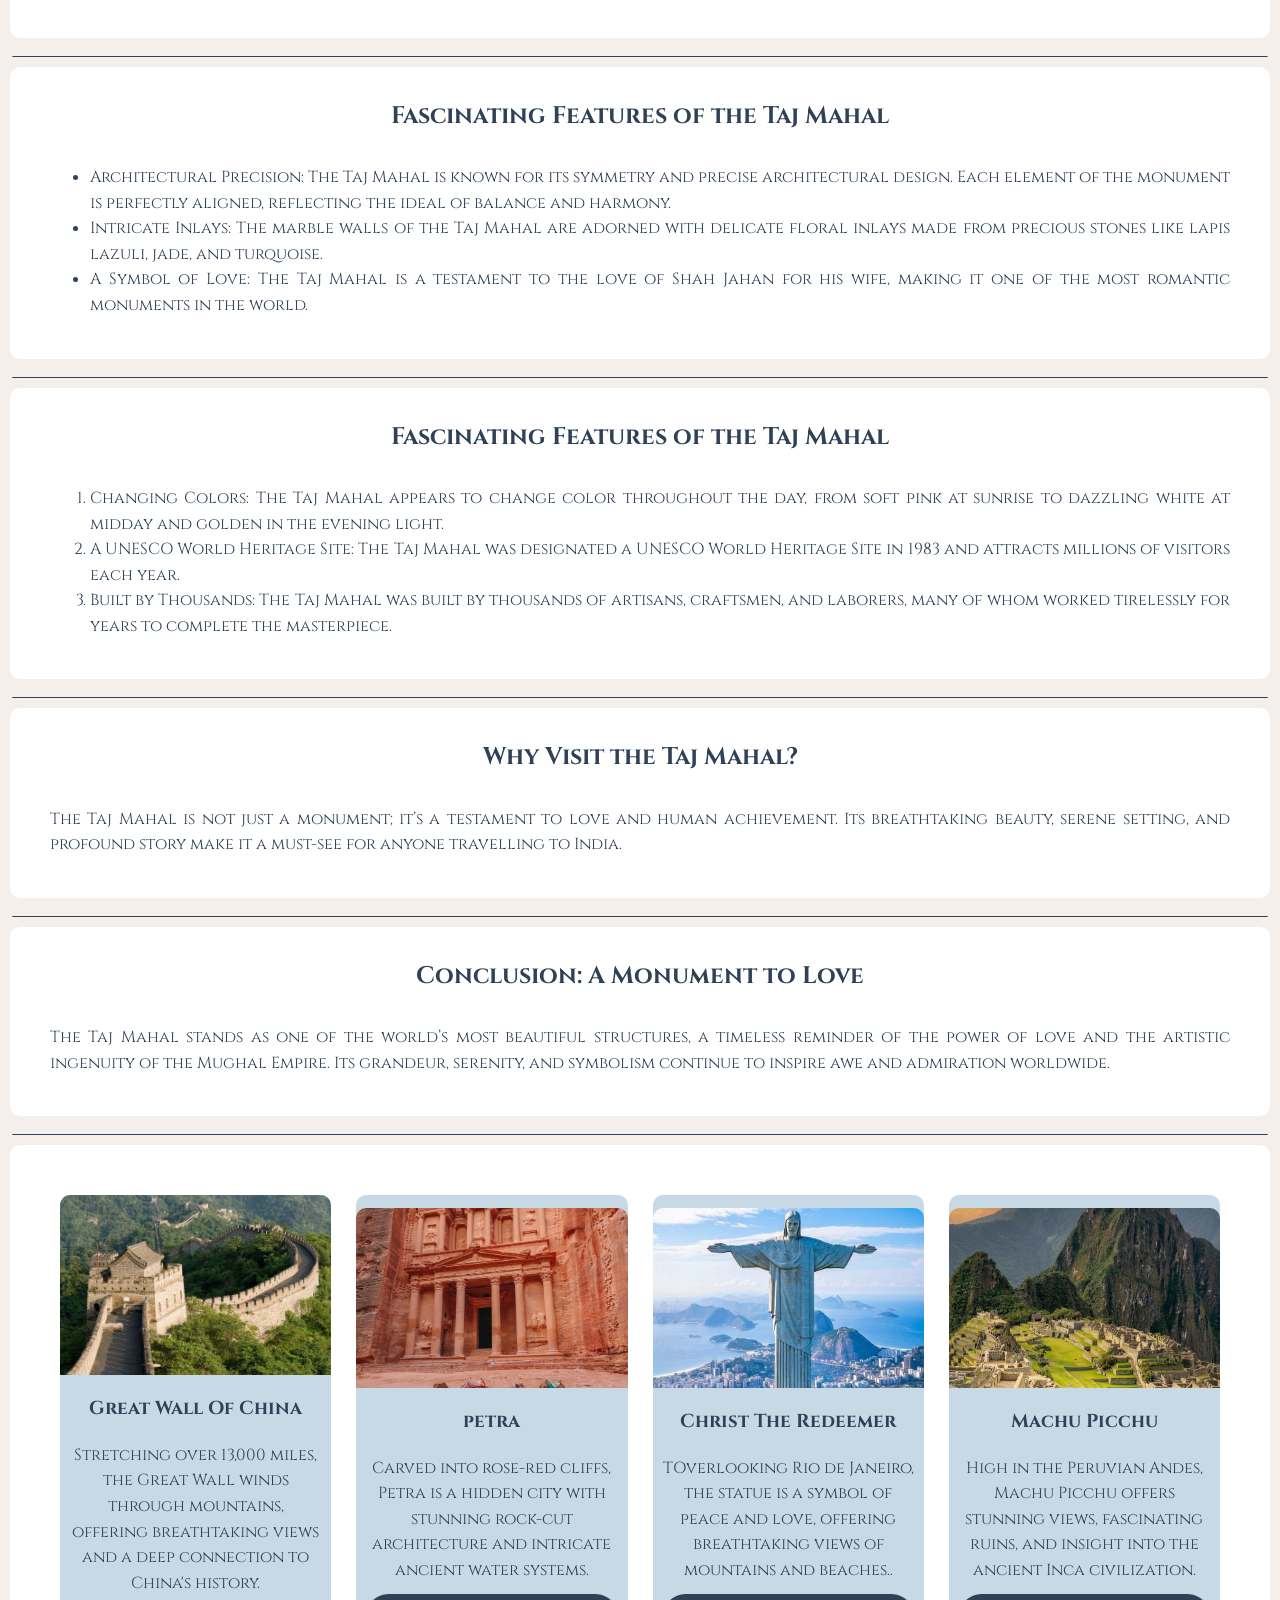
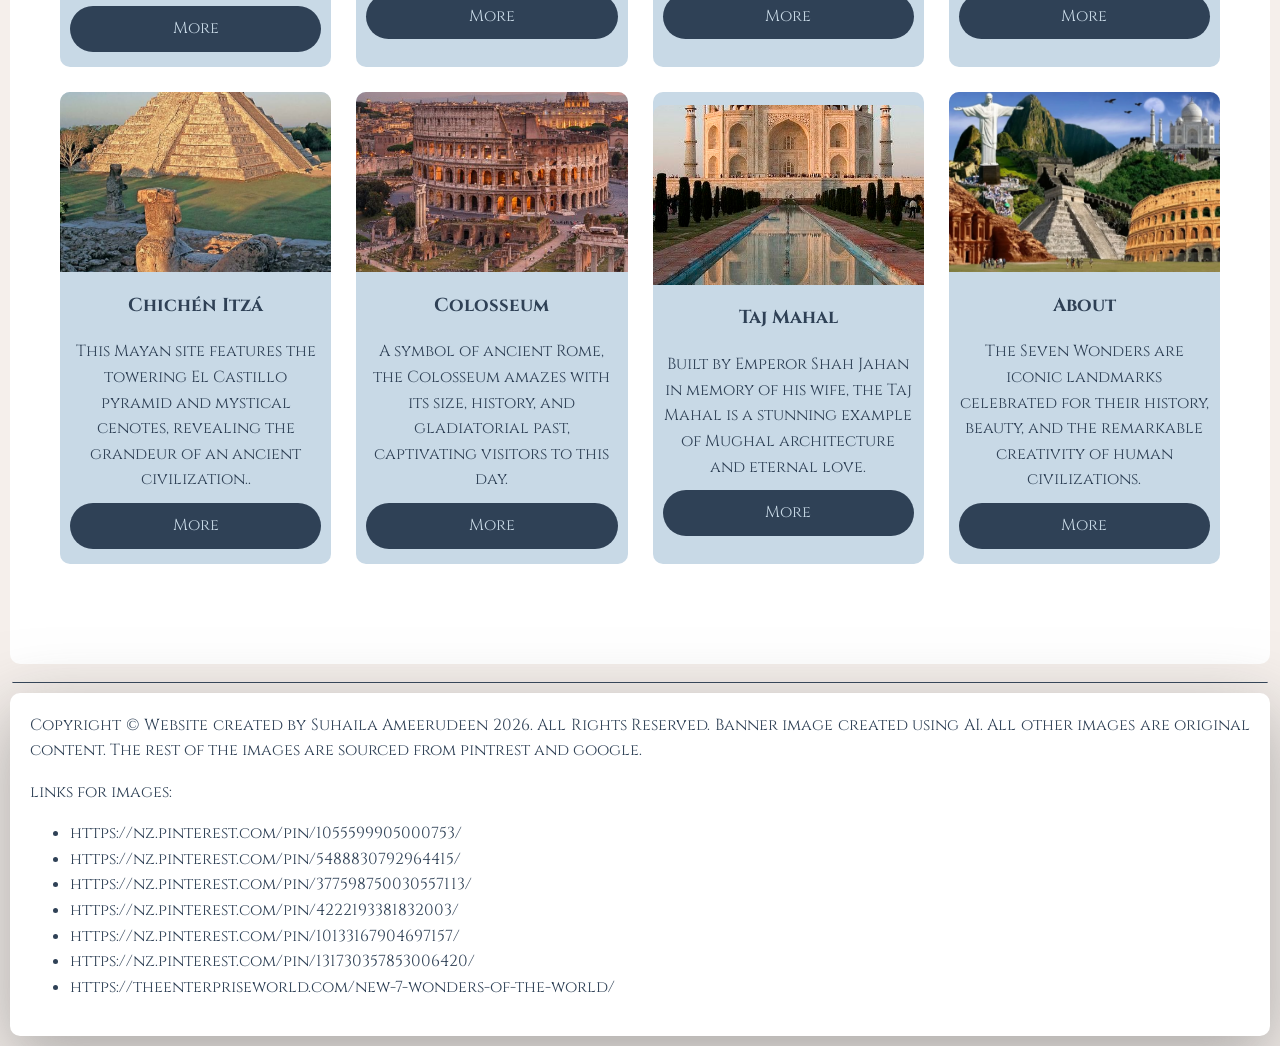
<file: tajmahal.html>
<!DOCTYPE html>
<html lang=en>
<head>

  <link rel="icon" type="image/png" href="image/favicon.png">
  <title>Taj Mahal</title>
  <link href="style.css" rel="stylesheet">


  <link rel="preconnect" href="https://fonts.googleapis.com">
  <link rel="preconnect" href="https://fonts.gstatic.com" crossorigin>
  <link href="https://fonts.googleapis.com/css2?family=Cinzel:wght@400..900&display=swap" rel="stylesheet">
</head>

 <body>

    <div class="navbar">
    
      
      <div class="nav">
        <a href="index.html" class="Home">Home</a>
        <a href="greatwall.html" class="greatwall">Great wall</a>
        <a href="petra.html" class="petra">Petra</a>
        <a href="christ.html" class="christ">Christ</a>
        <a href="machu.html" class="machu">Machu </a>
        <a href="chichen.html" class="chichen">Chichén </a>
        <a href="colosseum.html" class="colosseum">Colosseum</a>
        <a href="tajmahal.html" class="tajmahal">Taj Mahal</a>
        <a href="about.html" class="about">about</a>
      </div>

    </div>

    <div class="intro10"></div>

    <div class="border"></div>

    <div class="intro2">
      <h1>Taj Mahal: A Love in Stone</h1>
      <p>The Taj Mahal in Agra, India, is a symbol of eternal love and one of the world’s most stunning architectural
         masterpieces. This stunning marble mausoleum was built by Emperor Shah Jahan in memory of his beloved wife 
         Mumtaz Mahal, who died during childbirth. The Taj Mahal’s beauty and intricate craftsmanship have made it a 
         symbol of both love and India’s cultural heritage.</p>
    </div>

     <div class="border"></div>

     <div class="intro2">
      <h2>Taj Mahal’s Creation</h2>
      <p>Construction of the Taj Mahal began in 1632 and took over 20 years to complete. The monument is built from white marble and features intricate inlays of semi-precious stones. The Taj Mahal is set within a vast complex, which includes beautifully landscaped gardens, a mosque, and a reflecting pool that mirrors the monument’s grandeur.</p>
     </div>

     <div class="border"></div>

     <div class="intro2">
      <h2>The Symbolism of the Taj Mahal</h2>
      <p>The Taj Mahal represents more than just a mausoleum; it’s a tribute to love, loss, and the beauty of life. Its symmetrical design, featuring a large dome and four minarets, is meant to symbolize the heavens, with the central tomb of Mumtaz Mahal representing the center of the universe.</p>
     </div>

     <div class="border"></div>

     <div class="intro2">
      <h2>Fascinating Features of the Taj Mahal</h2>
      <ul>
        <li>Architectural Precision: The Taj Mahal is known for its symmetry and precise architectural design. Each element of the monument is perfectly aligned, reflecting the ideal of balance and harmony.</li>
        <li>Intricate Inlays: The marble walls of the Taj Mahal are adorned with delicate floral inlays made from precious stones like lapis lazuli, jade, and turquoise.</li>
        <li>A Symbol of Love: The Taj Mahal is a testament to the love of Shah Jahan for his wife, making it one of the most romantic monuments in the world.</li>
      </ul>
     </div>

     <div class="border"></div>

     <div class="intro2">
      <h2>Fascinating Features of the Taj Mahal</h2>
      <ol>
        <li>Changing Colors: The Taj Mahal appears to change color throughout the day, from soft pink at sunrise to dazzling white at midday and golden in the evening light.</li>
        <li>A UNESCO World Heritage Site: The Taj Mahal was designated a UNESCO World Heritage Site in 1983 and attracts millions of visitors each year.</li>
        <li>Built by Thousands: The Taj Mahal was built by thousands of artisans, craftsmen, and laborers, many of whom worked tirelessly for years to complete the masterpiece.</li>
      </ol>
     </div>

     <div class="border"></div>
     
     <div class="intro2">
      <h2>Why Visit the Taj Mahal?</h2>
      <p>The Taj Mahal is not just a monument; it’s a testament to love and human achievement. Its breathtaking beauty, serene setting, and profound story make it a must-see for anyone travelling to India.</p>
     </div>

     <div class="border"></div>

     <div class="intro2">
      <h2>Conclusion: A Monument to Love</h2>
      <p>The Taj Mahal stands as one of the world’s most beautiful structures, a timeless reminder of the power of love and the artistic ingenuity of the Mughal Empire. Its grandeur, serenity, and symbolism continue to inspire awe and admiration worldwide.
      </p>
     </div>


     
     <div class="border"></div>
  
     <div class="layout">
      
      <div class="container2">
        
         <div class="content">
          <img src="image/greatwall.jpg" alt="Great Wall Of China" >
          <h3>Great Wall Of China</h3>
          <p>Stretching over 13,000 miles, the Great Wall winds through mountains, offering breathtaking views and a
             deep connection to China's history.</p>
          <a href="greatwall.html" class="button">More</a>
         </div>
      </div>

      <div class="container2">
      
        <div class="content">
          <img src="image/petra.jpg" alt="Petra" >
          <h3>petra</h3>
          <p>Carved into rose-red cliffs, Petra is a hidden city with stunning rock-cut architecture and intricate 
            ancient water systems.</p>
           <a href="petra.html" class="button">More</a>
        </div>
      </div>

      <div class="container2">
        
        <div class="content">
           <img src="image/christ.jpg" alt="Christ The Redeemer" >
          <h3>Christ The Redeemer</h3>
          <p>TOverlooking Rio de Janeiro, the statue is a symbol of peace and love, offering breathtaking views of 
            mountains and beaches..</p>
          <a href="christ.html" class="button">More</a>
        </div>
      </div>

      <div class="container2">
        
        <div class="content">
          <img src="image/machu.jpg" alt="Machu Picchu" >
          <h3> Machu Picchu</h3>
           
          <p>High in the Peruvian Andes, Machu Picchu offers stunning views, fascinating ruins, and insight into the 
            ancient Inca civilization.</p>
          <a href="machu.html" class="button">More</a>
        </div>
      </div>

      <div class="container2">
        
        <div class="content">
          <img src="image/chichen.jpg" alt="Chichén Itzá" >
          <h3>Chichén Itzá</h3>
           
          <p>This Mayan site features the towering El Castillo pyramid and mystical cenotes, revealing the grandeur of an ancient
             civilization..</p>
           <a href="chichen.html" class="button">More</a>
        </div>
      </div>

      <div class="container2">
       
        <div class="content">
          <img src="image/collosseum.jpg" alt="Colosseum" >
          <h3>Colosseum </h3>
          
          <p>A symbol of ancient Rome, the Colosseum amazes with its size, history, and gladiatorial past, captivating
             visitors to this day.
            </p>
          <a href="colosseum.html" class="button">More</a>
        </div>
      </div>

      <div class="container2">
        
        <div class="content">
          <img src="image/tajmahal.jpg" alt="Taj Mahal" >
          <h3>Taj Mahal</h3>
          
          <p>Built by Emperor Shah Jahan in memory of his wife, the Taj Mahal is a stunning example of Mughal architecture
             and eternal love.</p>
          <a href="tajmahal.html" class="button">More</a>
        </div>
      </div>

      <div class="container2">
        <div class="content">
          <img src="image/wonders.png" alt="7 Wonders">
          <h3>About</h3>
          <p>The Seven Wonders are iconic landmarks celebrated for their history, beauty, and the remarkable creativity of human 
            civilizations.</p>
            <a href="about.html" class="button">More</a>
        </div>
      </div>

     </div>

     <div class="border"></div>

   <footer class="footer">Copyright © Website created by Suhaila Ameerudeen 2026. All Rights Reserved.
     Banner image created using AI. All other images are original content.
     The rest of the images are sourced from pintrest and google.
     <p>links for images:</p>
       <ul>
         <li>https://nz.pinterest.com/pin/1055599905000753/</li>
         <li> https://nz.pinterest.com/pin/5488830792964415/     </li>
         <li>  https://nz.pinterest.com/pin/377598750030557113/</li>
         <li>https://nz.pinterest.com/pin/4222193381832003/ </li>
         <li>  https://nz.pinterest.com/pin/10133167904697157/</li>
         <li>https://nz.pinterest.com/pin/131730357853006420/ </li>
         <li>https://theenterpriseworld.com/new-7-wonders-of-the-world/</li>
       </ul>
   </footer>  
 </body>

</html>
</file>
<file: style.css>
body{
    background-color:#F5EFEB;
    margin: 0;
    color:#2F4156;
    font-family: "Cinzel", serif;
    line-height: 1.6;
}

.navbar{
    background-color: #FFFFFF;
    box-shadow: 0 2px 8px rgba(47, 65, 86, 0.08)
}

.nav{
    display: flex;
    justify-content: center;
    gap: 25px;
    flex-wrap: wrap;
    padding: 12px;
     box-shadow: 0 4px 6px rgba(47, 65, 86, 0.08)
}

.nav a{
   display:inline-block;
   text-decoration: none;
   color: #2F4156 ;
   font-weight: 550;
   padding: 8px  18px; 
   border-radius: 15px;
   margin-inline-start: 10px;
   letter-spacing: 1px;
   transition: 0.3s ease;
   background-color:#C8D9E6;

}

.nav a:hover{
    background-color: #2F4156 ;
    color:#C8D9E6;
    transform: scale(1.05);
}



.intro{
    text-align: center;
    padding: 100px 20px;
    height: 60vh;
    background-image: url("images/7wonders.png");
    background-size:cover;
    background-position:center;
    margin: 10px;
   

}

.border{
    border-bottom:1px solid #2F4156  ;
    margin:0 12px;
    border-radius: 1.5px;
    padding-top: 8px;
}

.intro2 ul{
    margin:30px;
  text-align: justify; 
}

.intro2 ol{
     margin:30px;
  text-align: justify; 
}

.intro2 p{
  margin:30px;
  text-align: justify;
}


.intro2{
    text-align: center;
    margin: 10px;
    background-color: white;
    border-radius: 10px;
    margin:10px;
    margin-top: 10px;
    padding: 10px;
  
    
}

.content img{
    display: block;
    width: 100%;
    height: 180px;
    object-fit: cover;
    border-top-left-radius: 10px;
    border-top-right-radius: 10px;
   
}

.layout{
    margin-top: 10px;
    margin: 10px;
    border-radius: 10px;
    background-color: white;
    padding: 50px ;
    display:grid;
    grid-template-columns: repeat(4, minmax(250px, 1fr));
    gap: 25px;
    grid-template-rows:repeat(4, auto);
}

.container2{
    display: flex;
    justify-content: center;
    align-items: center;
    background-color: #C8D9E6 ;
    border-radius: 10px;
    padding-bottom: 5px;
    
    
}

.content h2{
    text-align: center;
    color:#2F4156 ;
}

.content h3{
    text-align: center;
    color:#2F4156 ;
}

.content p{
    text-align: center;
    margin:10px;
    color: #2F4156 ;
}

.container2:hover{
    transform: scale(1.05);
    color:#C8D9E6;
    background-color: #2F4156;
    
}



.container2:hover h2,
.container2:hover p,
.container2:hover h3{
  transition: 0.3s ease;
 color:#C8D9E6;
}

.button{
    display:block;
    background-color: #2F4156;
    color:#C8D9E6;
    text-decoration: none;
    border-radius: 30px;
    margin:10px;
    padding: 10px 20px;
    text-align: center;
    
}

.container2:hover .button {
   transition: 0.3 ease;
   color:#2F4156;
   background-color: #C8D9E6;
}


.button:hover{
    transform: scale(1.05);
}

.intro3{
    text-align: center;
    padding:100px 10px;
    height: 61vh;
    background-image: url("images/great.jpeg");
    background-size:contain;
    background-position:center;
    background-repeat: no-repeat;
    background-size: cover;
    margin: 10px;
   
}

.intro4{
    text-align: center;
    padding:100px 10px;
    height: 61vh;
    background-image: url("images/petra3.jpeg");
    background-size:contain;
    background-position:center;
    background-repeat: no-repeat;
    background-size: cover;
    margin: 10px;
   
}

.intro5{
    text-align: center;
    padding:100px 10px;
    height: 61vh;
    background-image: url("images/tajmahal3.jpeg");
    background-size:contain;
    background-position:center;
    background-repeat: no-repeat;
    background-size: cover;
    margin: 10px;
   
}

.intro6{
    text-align: center;
    padding:100px 10px;
    height: 61vh;
    background-image: url("images/picchu.jpeg");
    background-size:contain;
    background-position:center;
    background-repeat: no-repeat;
    background-size: cover;
    margin: 10px;
   
}

.intro7{
    text-align: center;
    padding:100px 10px;
    height: 61vh;
    background-image: url("images/itza.jpeg");
    background-size:contain;
    background-position:center;
    background-repeat: no-repeat;
    background-size: cover;
    margin: 10px;
   
}

.intro8{
    text-align: center;
    padding:100px 10px;
    height: 61vh;
    background-image: url("images/colosseum.jpeg");
    background-size:contain;
    background-position:center;
    background-repeat: no-repeat;
    background-size: cover;
    margin: 10px;
   
}

.intro9{
    text-align: center;
    padding:100px 10px;
    height: 61vh;
    background-image: url("images/redeemer.jpeg");
    background-size:contain;
    background-position:center;
    background-repeat: no-repeat;
    background-size: cover;
    margin: 10px;
   
}

.intro10{
    text-align: center;
    padding:100px 10px;
    height: 61vh;
    background-image: url("images/tajmahal3.jpeg");
    background-size:contain;
    background-position:center;
    background-repeat: no-repeat;
    background-size: cover;
    margin: 10px;
   
}

.footer{
  background-color: white;
  border-radius: 10px;
  text-align: justify;
  box-shadow: rgba(118, 118, 118, 0.56) 0px 22px 70px 4px;
  padding: 20px;
  margin:10px
}

.topbar{
    background-color: #FFFFFF;
    display: flex;
    justify-content: space-between;

}

.search{
    display: flex;
    justify-content: right;
    text-align: center;
    padding:10px;
    
}

.search input{
    padding:10px;
    border-radius: 30px;
    border-color: #2F4156;
    width:200px;
    color: #2F4156;
}

.search button{
    padding:10px;
    border: none;
    background-color: #C8D9E6;
    color: #2F4156;
    border-radius: 15px;
    cursor: pointer;
}

.search button:hover{
    background-color: #2F4156;
    color: #C8D9E6;
    transform: scale(1.06);
}

.topbar img{
   height:80px;
   width:auto;
   padding-left: 10px;
}
</file>
